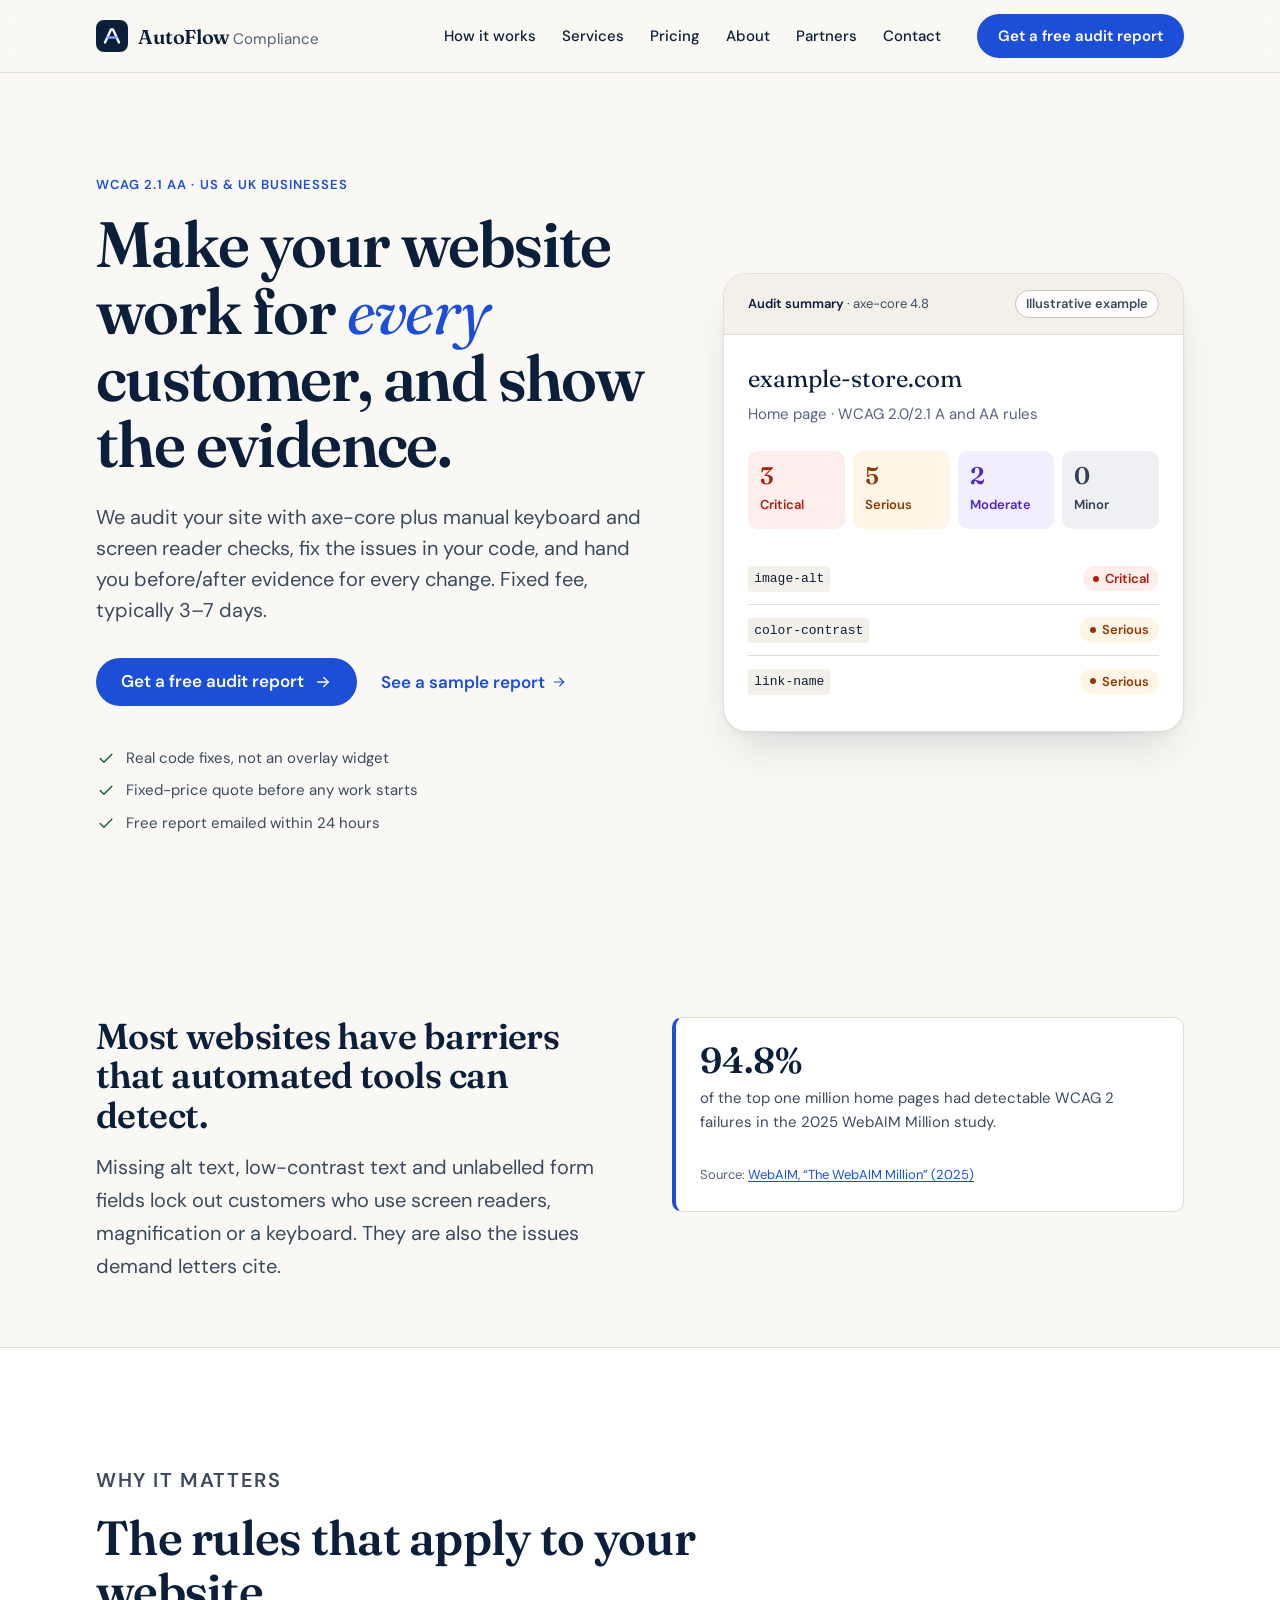
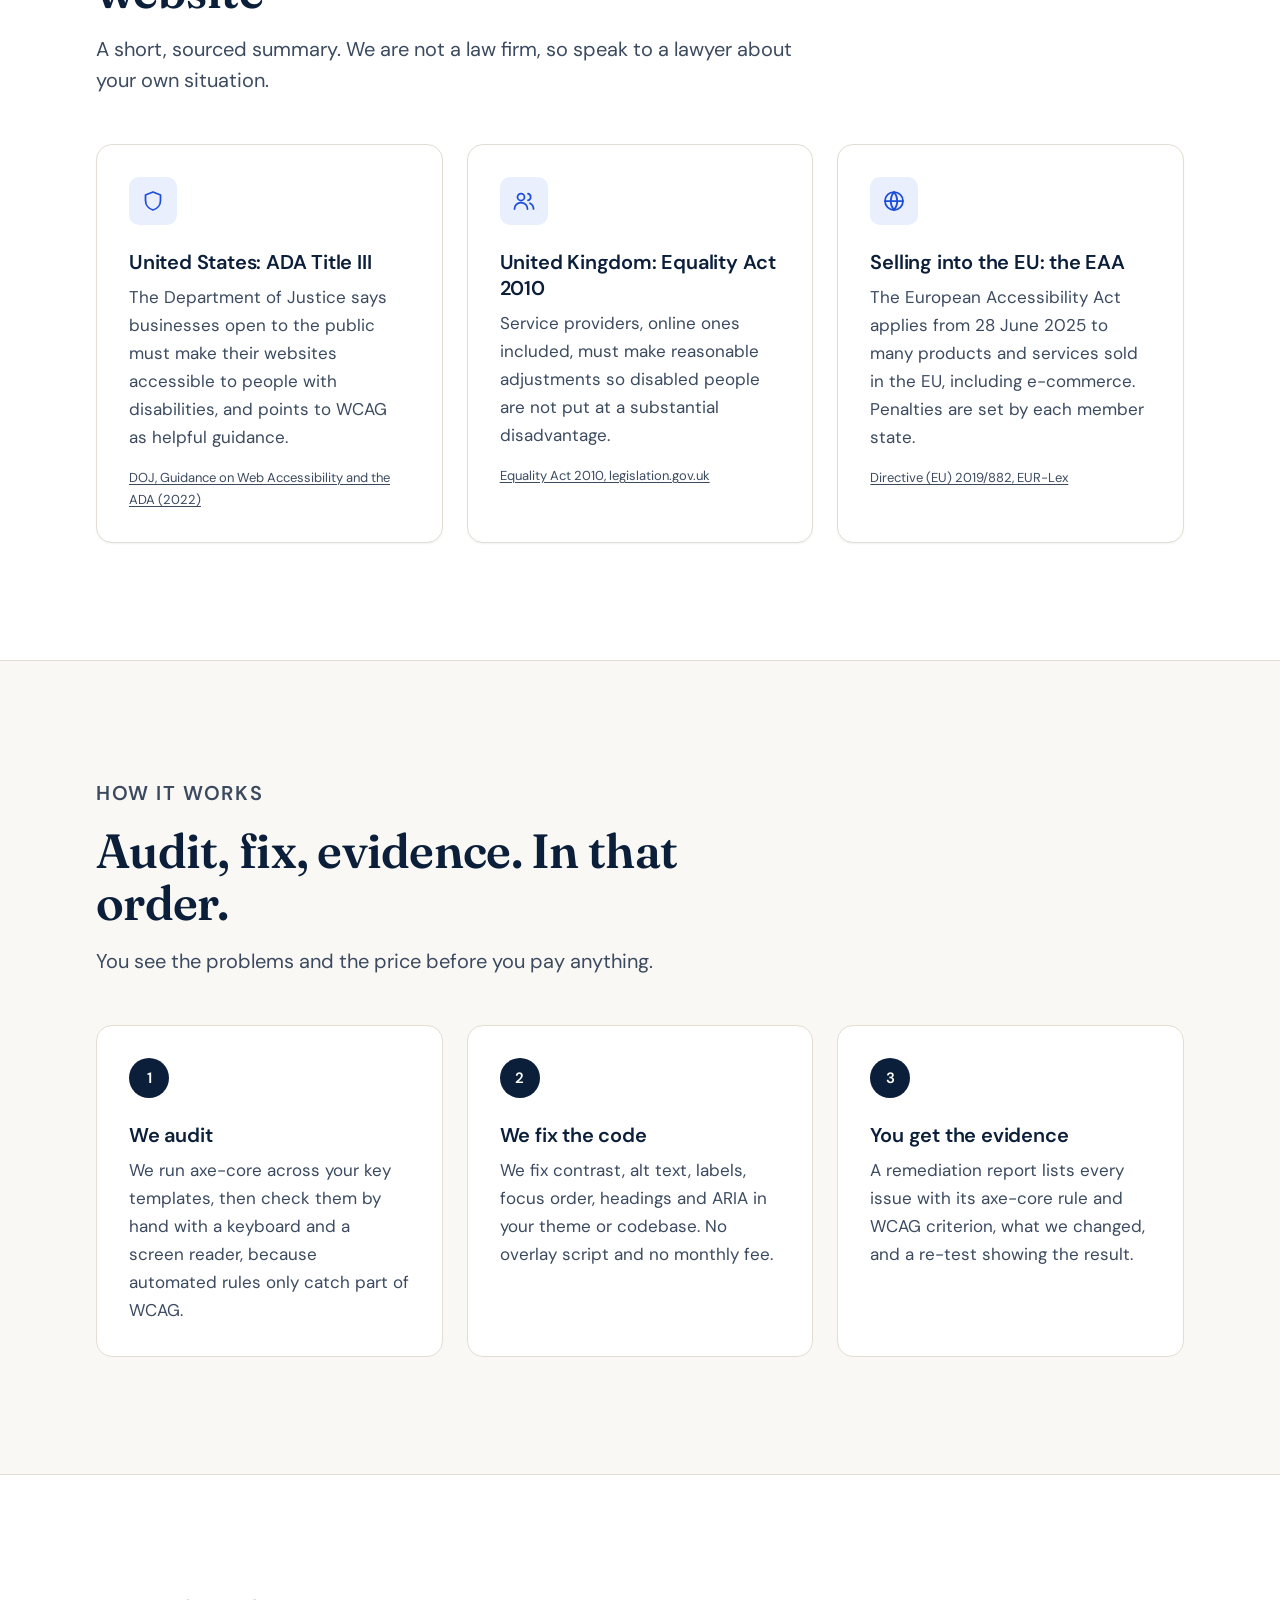
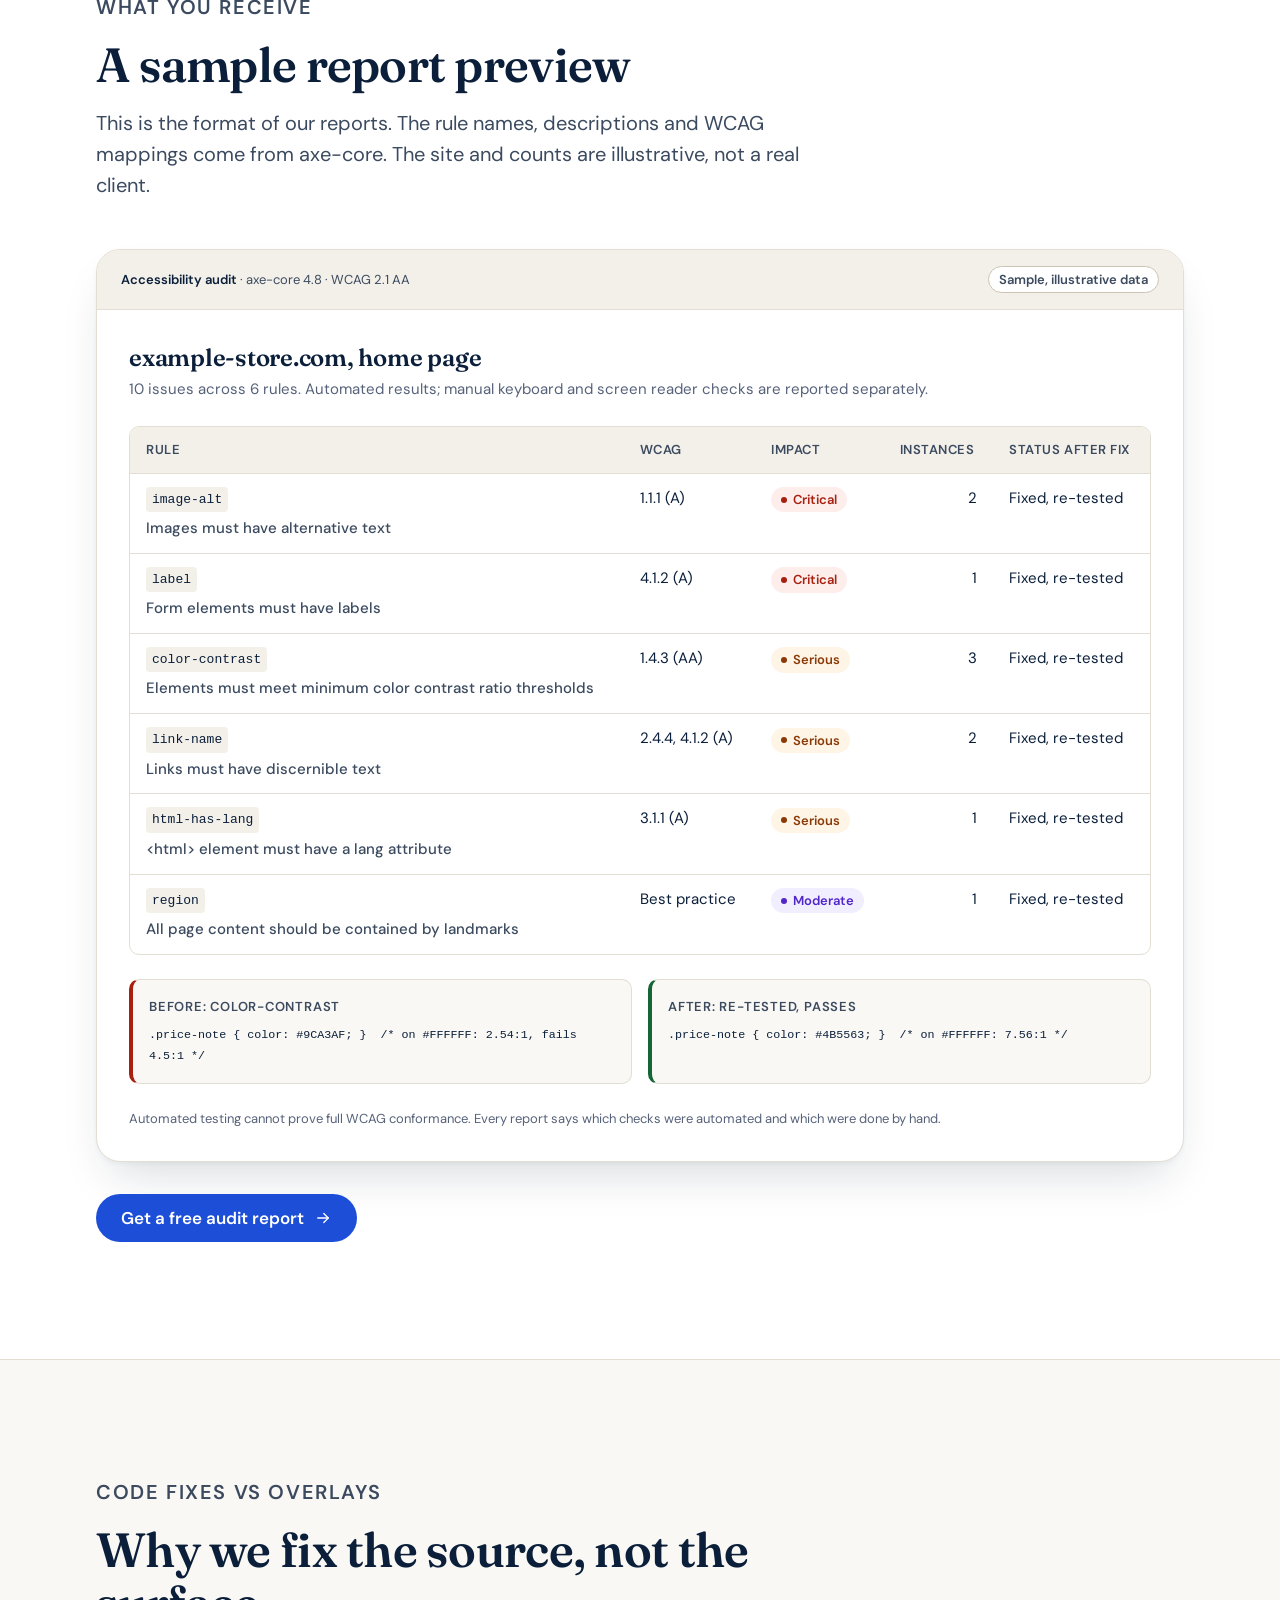
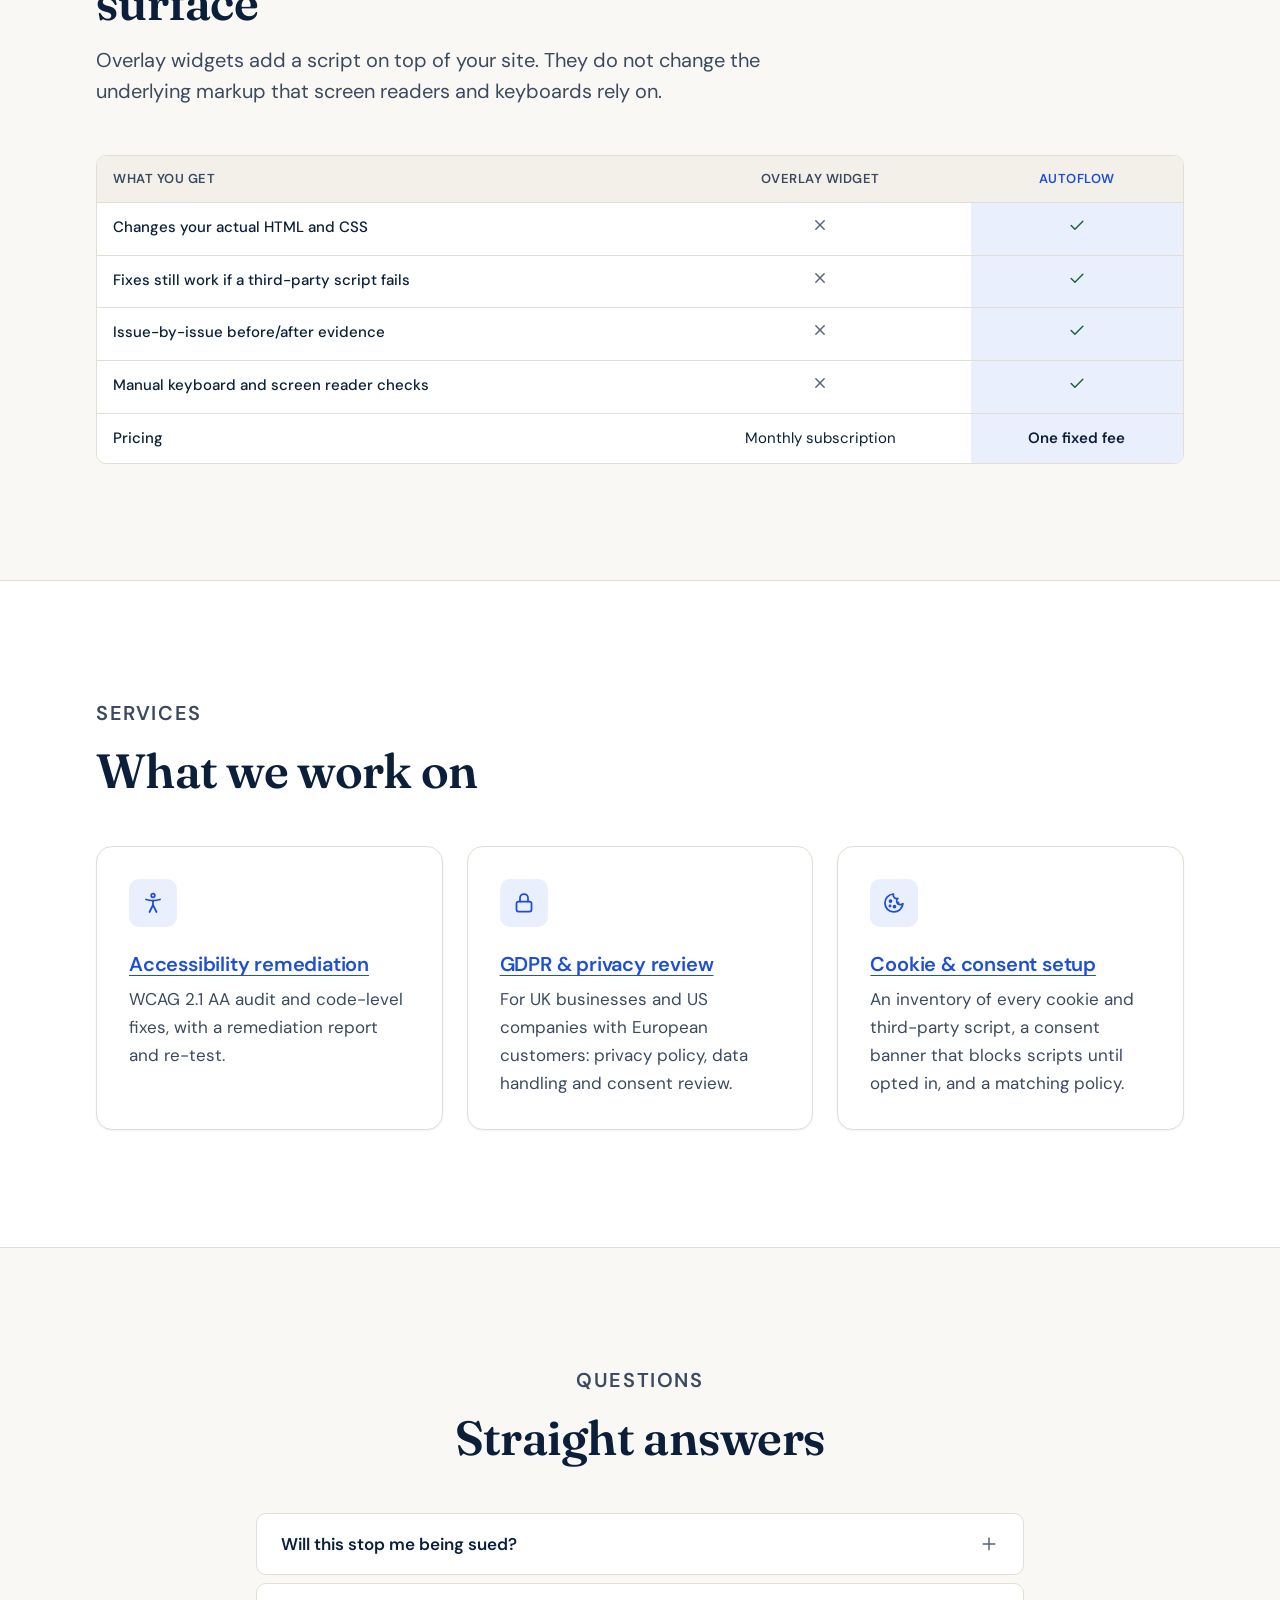
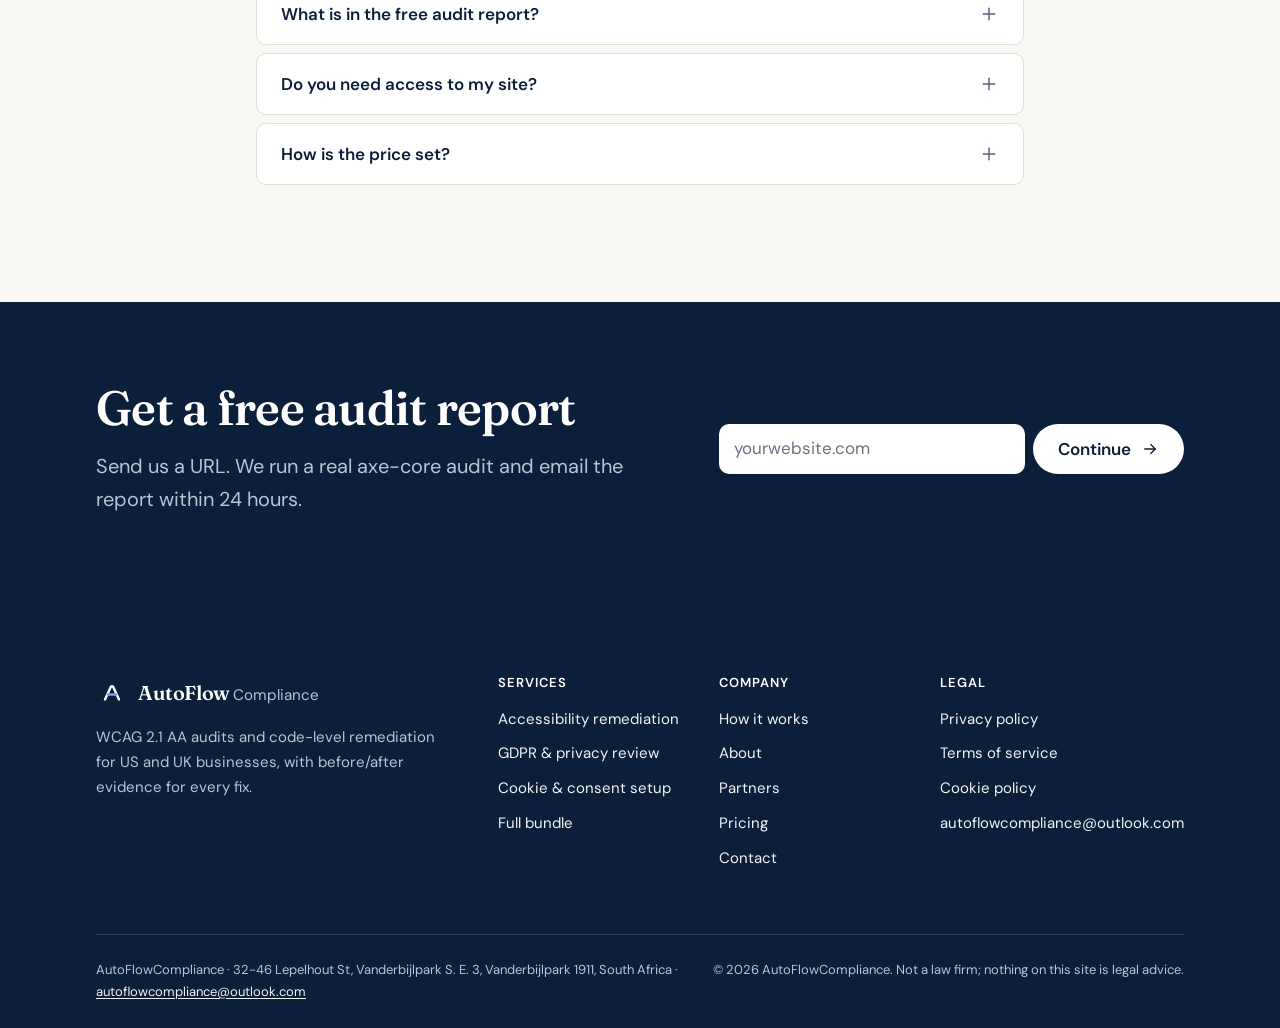
<file: index.html>
<!DOCTYPE html>
<html lang="en">
<head>
<meta charset="UTF-8">
<meta name="viewport" content="width=device-width, initial-scale=1">
<title>AutoFlow Compliance | WCAG 2.1 AA audits and remediation</title>
<meta name="description" content="WCAG 2.1 AA accessibility audits and code-level remediation for US and UK businesses, with before/after evidence for every fix. Get a free axe-core audit report.">
<link rel="canonical" href="https://autoflowcompliance.github.io/autoflow/">
<meta property="og:type" content="website">
<meta property="og:site_name" content="AutoFlow Compliance">
<meta property="og:title" content="AutoFlow Compliance | WCAG 2.1 AA audits and remediation">
<meta property="og:description" content="WCAG 2.1 AA accessibility audits and code-level remediation for US and UK businesses, with before/after evidence for every fix. Get a free axe-core audit report.">
<meta property="og:url" content="https://autoflowcompliance.github.io/autoflow/">
<meta name="twitter:card" content="summary">
<meta name="theme-color" content="#FAF8F4">
<link rel="icon" href="data:image/svg+xml,%3Csvg xmlns='http://www.w3.org/2000/svg' viewBox='0 0 32 32'%3E%3Crect width='32' height='32' rx='8' fill='%230B1F3A'/%3E%3Cpath d='M9 22.5 15 9.5h2l6 13' fill='none' stroke='white' stroke-width='2.4' stroke-linecap='round' stroke-linejoin='round'/%3E%3Cpath d='M11.8 17.5h8.4' stroke='%237FA2FF' stroke-width='2.4' stroke-linecap='round'/%3E%3C/svg%3E">
<link rel="preconnect" href="https://fonts.googleapis.com">
<link rel="preconnect" href="https://fonts.gstatic.com" crossorigin>
<link href="https://fonts.googleapis.com/css2?family=Fraunces:ital,opsz,wght@0,9..144,400;0,9..144,600;1,9..144,400&family=DM+Sans:opsz,wght@9..40,400;9..40,500;9..40,600&display=swap" rel="stylesheet">
<link rel="stylesheet" href="styles.css">
<script>document.documentElement.className+=' js';</script>
</head>
<body>
<a class="skip-link" href="#main">Skip to main content</a>
<header class="site-header">
  <div class="container nav-bar">
    <a class="brand" href="index.html" aria-label="AutoFlow Compliance, home"><svg class="brand-mark" viewBox="0 0 32 32" aria-hidden="true" focusable="false"><rect width="32" height="32" rx="8" fill="#0B1F3A"/><path d="M9 22.5 15 9.5h2l6 13" fill="none" stroke="#fff" stroke-width="2.4" stroke-linecap="round" stroke-linejoin="round"/><path d="M11.8 17.5h8.4" stroke="#7FA2FF" stroke-width="2.4" stroke-linecap="round"/></svg><span>AutoFlow <span class="brand-sub">Compliance</span></span></a>
    <button class="menu-toggle" type="button" aria-expanded="false" aria-controls="site-menu">
      <svg class="icon-open" viewBox="0 0 24 24" fill="none" stroke="currentColor" stroke-width="1.75" stroke-linecap="round" stroke-linejoin="round" aria-hidden="true" focusable="false"><path d="M4 7h16"/><path d="M4 12h16"/><path d="M4 17h16"/></svg><svg class="icon-close" viewBox="0 0 24 24" fill="none" stroke="currentColor" stroke-width="1.75" stroke-linecap="round" stroke-linejoin="round" aria-hidden="true" focusable="false"><path d="M7 7l10 10"/><path d="M17 7 7 17"/></svg><span>Menu</span>
    </button>
    <nav class="nav-menu" id="site-menu" aria-label="Main">
      <ul class="nav-list">
        <li><a href="index.html#how-it-works">How it works</a></li>
        <li><a href="services.html">Services</a></li>
        <li><a href="pricing.html">Pricing</a></li>
        <li><a href="about.html">About</a></li>
        <li><a href="partners.html">Partners</a></li>
        <li><a href="contact.html">Contact</a></li>
      </ul>
      <a class="btn btn--primary btn--sm nav-cta" href="scan.html">Get a free audit report</a>
    </nav>
  </div>
</header>
<main id="main" tabindex="-1">
<section class="hero" aria-labelledby="hero-title">
  <div class="container hero-grid">
    <div>
      <p class="eyebrow">WCAG 2.1 AA · US &amp; UK businesses</p>
      <h1 id="hero-title">Make your website work for <em>every</em> customer, and show the evidence.</h1>
      <p class="hero-lead">We audit your site with axe-core plus manual keyboard and screen reader checks, fix the issues in your code, and hand you before/after evidence for every change. Fixed fee, typically 3–7 days.</p>
      <div class="hero-actions">
        <a class="btn btn--primary" href="scan.html">Get a free audit report <svg viewBox="0 0 24 24" fill="none" stroke="currentColor" stroke-width="1.75" stroke-linecap="round" stroke-linejoin="round" aria-hidden="true" focusable="false"><path d="M5 12h14"/><path d="m13 6 6 6-6 6"/></svg></a>
        <a class="text-link" href="#sample-report">See a sample report <svg viewBox="0 0 24 24" fill="none" stroke="currentColor" stroke-width="1.75" stroke-linecap="round" stroke-linejoin="round" aria-hidden="true" focusable="false"><path d="M5 12h14"/><path d="m13 6 6 6-6 6"/></svg></a>
      </div>
      <ul class="hero-points">
        <li><svg viewBox="0 0 24 24" fill="none" stroke="currentColor" stroke-width="1.75" stroke-linecap="round" stroke-linejoin="round" aria-hidden="true" focusable="false"><path d="m5 12.5 4.5 4.5L19 7.5"/></svg><span>Real code fixes, not an overlay widget</span></li>
        <li><svg viewBox="0 0 24 24" fill="none" stroke="currentColor" stroke-width="1.75" stroke-linecap="round" stroke-linejoin="round" aria-hidden="true" focusable="false"><path d="m5 12.5 4.5 4.5L19 7.5"/></svg><span>Fixed-price quote before any work starts</span></li>
        <li><svg viewBox="0 0 24 24" fill="none" stroke="currentColor" stroke-width="1.75" stroke-linecap="round" stroke-linejoin="round" aria-hidden="true" focusable="false"><path d="m5 12.5 4.5 4.5L19 7.5"/></svg><span>Free report emailed within 24 hours</span></li>
      </ul>
    </div>

    <figure class="report hero-report" aria-labelledby="mini-title">
      <div class="report__bar"><span><strong>Audit summary</strong> · axe-core 4.8</span><span class="report__tag">Illustrative example</span></div>
      <div class="mini-report">
        <p class="report__title" id="mini-title">example-store.com</p>
        <p class="report__sub">Home page · WCAG 2.0/2.1 A and AA rules</p>
        <ul class="impact-summary" aria-label="Issues by impact">
          <li class="is-critical"><span class="n">3</span><span class="l">Critical</span></li>
          <li class="is-serious"><span class="n">5</span><span class="l">Serious</span></li>
          <li class="is-moderate"><span class="n">2</span><span class="l">Moderate</span></li>
          <li class="is-minor"><span class="n">0</span><span class="l">Minor</span></li>
        </ul>
        <div class="row"><span><span class="rule-id">image-alt</span></span><span class="impact impact--critical">Critical</span></div>
        <div class="row"><span><span class="rule-id">color-contrast</span></span><span class="impact impact--serious">Serious</span></div>
        <div class="row"><span><span class="rule-id">link-name</span></span><span class="impact impact--serious">Serious</span></div>
      </div>
    </figure>
  </div>
</section>

<section class="section--tight" aria-labelledby="context-title">
  <div class="container">
    <div class="split split--even">
      <div>
        <h2 id="context-title" class="h-xl">Most websites have barriers that automated tools can detect.</h2>
        <p class="lead">Missing alt text, low-contrast text and unlabelled form fields lock out customers who use screen readers, magnification or a keyboard. They are also the issues demand letters cite.</p>
      </div>
      <figure class="cite-stat" style="margin:0">
        <span class="cite-stat__num">94.8%</span>
        <p>of the top one million home pages had detectable WCAG 2 failures in the 2025 WebAIM Million study.</p>
        <figcaption><cite>Source: <a href="https://webaim.org/projects/million/">WebAIM, “The WebAIM Million” (2025)</a></cite></figcaption>
      </figure>
    </div>
  </div>
</section>

<section class="section section--surface" aria-labelledby="law-title">
  <div class="container">
    <div class="section-head">
      <p class="eyebrow">Why it matters</p>
      <h2 id="law-title">The rules that apply to your website</h2>
      <p>A short, sourced summary. We are not a law firm, so speak to a lawyer about your own situation.</p>
    </div>
    <div class="grid grid--3">
      <article class="card">
        <div class="icon-tile"><svg viewBox="0 0 24 24" fill="none" stroke="currentColor" stroke-width="1.75" stroke-linecap="round" stroke-linejoin="round" aria-hidden="true" focusable="false"><path d="M12 3 4.5 6v5.5c0 4.6 3.2 8.4 7.5 9.5 4.3-1.1 7.5-4.9 7.5-9.5V6z"/></svg></div>
        <h3>United States: ADA Title III</h3>
        <p>The Department of Justice says businesses open to the public must make their websites accessible to people with disabilities, and points to WCAG as helpful guidance.</p>
        <p class="card-meta"><a href="https://www.ada.gov/resources/web-guidance/">DOJ, Guidance on Web Accessibility and the ADA (2022)</a></p>
      </article>
      <article class="card">
        <div class="icon-tile"><svg viewBox="0 0 24 24" fill="none" stroke="currentColor" stroke-width="1.75" stroke-linecap="round" stroke-linejoin="round" aria-hidden="true" focusable="false"><circle cx="9" cy="8" r="3.5"/><path d="M2.5 20a6.5 6.5 0 0 1 13 0"/><path d="M16 4.6a3.5 3.5 0 0 1 0 6.8"/><path d="M18 14.2a6.5 6.5 0 0 1 3.5 5.8"/></svg></div>
        <h3>United Kingdom: Equality Act 2010</h3>
        <p>Service providers, online ones included, must make reasonable adjustments so disabled people are not put at a substantial disadvantage.</p>
        <p class="card-meta"><a href="https://www.legislation.gov.uk/ukpga/2010/15/contents">Equality Act 2010, legislation.gov.uk</a></p>
      </article>
      <article class="card">
        <div class="icon-tile"><svg viewBox="0 0 24 24" fill="none" stroke="currentColor" stroke-width="1.75" stroke-linecap="round" stroke-linejoin="round" aria-hidden="true" focusable="false"><circle cx="12" cy="12" r="9"/><path d="M3 12h18"/><path d="M12 3a14 14 0 0 1 0 18a14 14 0 0 1 0-18"/></svg></div>
        <h3>Selling into the EU: the EAA</h3>
        <p>The European Accessibility Act applies from 28 June 2025 to many products and services sold in the EU, including e-commerce. Penalties are set by each member state.</p>
        <p class="card-meta"><a href="https://eur-lex.europa.eu/eli/dir/2019/882/oj">Directive (EU) 2019/882, EUR-Lex</a></p>
      </article>
    </div>
  </div>
</section>

<section class="section" id="how-it-works" aria-labelledby="how-title">
  <div class="container">
    <div class="section-head">
      <p class="eyebrow">How it works</p>
      <h2 id="how-title">Audit, fix, evidence. In that order.</h2>
      <p>You see the problems and the price before you pay anything.</p>
    </div>
    <ol class="steps">
      <li class="step">
        <span class="step__num" aria-hidden="true">1</span>
        <h3>We audit</h3>
        <p>We run axe-core across your key templates, then check them by hand with a keyboard and a screen reader, because automated rules only catch part of WCAG.</p>
      </li>
      <li class="step">
        <span class="step__num" aria-hidden="true">2</span>
        <h3>We fix the code</h3>
        <p>We fix contrast, alt text, labels, focus order, headings and ARIA in your theme or codebase. No overlay script and no monthly fee.</p>
      </li>
      <li class="step">
        <span class="step__num" aria-hidden="true">3</span>
        <h3>You get the evidence</h3>
        <p>A remediation report lists every issue with its axe-core rule and WCAG criterion, what we changed, and a re-test showing the result.</p>
      </li>
    </ol>
  </div>
</section>

<section class="section section--surface" id="sample-report" aria-labelledby="sample-title">
  <div class="container">
    <div class="section-head">
      <p class="eyebrow">What you receive</p>
      <h2 id="sample-title">A sample report preview</h2>
      <p>This is the format of our reports. The rule names, descriptions and WCAG mappings come from axe-core. The site and counts are illustrative, not a real client.</p>
    </div>

    <article class="report" aria-labelledby="report-title">
      <div class="report__bar">
        <span><strong>Accessibility audit</strong> · axe-core 4.8 · WCAG 2.1 AA</span>
        <span class="report__tag">Sample, illustrative data</span>
      </div>
      <div class="report__body">
        <h3 class="report__title" id="report-title">example-store.com, home page</h3>
        <p class="report__sub">10 issues across 6 rules. Automated results; manual keyboard and screen reader checks are reported separately.</p>

        <div class="table-wrap" role="region" aria-labelledby="report-caption" tabindex="0">
          <table class="report-table">
            <caption id="report-caption" class="sr-only">Sample audit findings by axe-core rule</caption>
            <thead>
              <tr><th scope="col">Rule</th><th scope="col">WCAG</th><th scope="col">Impact</th><th scope="col" class="num">Instances</th><th scope="col">Status after fix</th></tr>
            </thead>
            <tbody>
              <tr>
                <th scope="row"><span class="rule-id">image-alt</span><span class="rule-help">Images must have alternative text</span></th>
                <td>1.1.1 (A)</td><td><span class="impact impact--critical">Critical</span></td><td class="num">2</td><td>Fixed, re-tested</td>
              </tr>
              <tr>
                <th scope="row"><span class="rule-id">label</span><span class="rule-help">Form elements must have labels</span></th>
                <td>4.1.2 (A)</td><td><span class="impact impact--critical">Critical</span></td><td class="num">1</td><td>Fixed, re-tested</td>
              </tr>
              <tr>
                <th scope="row"><span class="rule-id">color-contrast</span><span class="rule-help">Elements must meet minimum color contrast ratio thresholds</span></th>
                <td>1.4.3 (AA)</td><td><span class="impact impact--serious">Serious</span></td><td class="num">3</td><td>Fixed, re-tested</td>
              </tr>
              <tr>
                <th scope="row"><span class="rule-id">link-name</span><span class="rule-help">Links must have discernible text</span></th>
                <td>2.4.4, 4.1.2 (A)</td><td><span class="impact impact--serious">Serious</span></td><td class="num">2</td><td>Fixed, re-tested</td>
              </tr>
              <tr>
                <th scope="row"><span class="rule-id">html-has-lang</span><span class="rule-help">&lt;html&gt; element must have a lang attribute</span></th>
                <td>3.1.1 (A)</td><td><span class="impact impact--serious">Serious</span></td><td class="num">1</td><td>Fixed, re-tested</td>
              </tr>
              <tr>
                <th scope="row"><span class="rule-id">region</span><span class="rule-help">All page content should be contained by landmarks</span></th>
                <td>Best practice</td><td><span class="impact impact--moderate">Moderate</span></td><td class="num">1</td><td>Fixed, re-tested</td>
              </tr>
            </tbody>
          </table>
        </div>

        <div class="evidence">
          <figure class="before">
            <figcaption>Before: color-contrast</figcaption>
            <pre><code>.price-note { color: #9CA3AF; }  /* on #FFFFFF: 2.54:1, fails 4.5:1 */</code></pre>
          </figure>
          <figure class="after">
            <figcaption>After: re-tested, passes</figcaption>
            <pre><code>.price-note { color: #4B5563; }  /* on #FFFFFF: 7.56:1 */</code></pre>
          </figure>
        </div>
        <p class="report__note">Automated testing cannot prove full WCAG conformance. Every report says which checks were automated and which were done by hand.</p>
      </div>
    </article>

    <p class="mt-4"><a class="btn btn--primary" href="scan.html">Get a free audit report <svg viewBox="0 0 24 24" fill="none" stroke="currentColor" stroke-width="1.75" stroke-linecap="round" stroke-linejoin="round" aria-hidden="true" focusable="false"><path d="M5 12h14"/><path d="m13 6 6 6-6 6"/></svg></a></p>
  </div>
</section>

<section class="section" aria-labelledby="compare-title">
  <div class="container">
    <div class="section-head">
      <p class="eyebrow">Code fixes vs overlays</p>
      <h2 id="compare-title">Why we fix the source, not the surface</h2>
      <p>Overlay widgets add a script on top of your site. They do not change the underlying markup that screen readers and keyboards rely on.</p>
    </div>
    <div class="table-wrap" role="region" aria-labelledby="compare-caption" tabindex="0">
      <table class="compare">
        <caption id="compare-caption" class="sr-only">AutoFlow code remediation compared with an overlay widget</caption>
        <thead>
          <tr><th scope="col">What you get</th><th scope="col">Overlay widget</th><th scope="col" class="is-us">AutoFlow</th></tr>
        </thead>
        <tbody>
          <tr><th scope="row">Changes your actual HTML and CSS</th>
            <td><span class="mark mark--no"><svg viewBox="0 0 24 24" fill="none" stroke="currentColor" stroke-width="1.75" stroke-linecap="round" stroke-linejoin="round" aria-hidden="true" focusable="false"><path d="M7 7l10 10"/><path d="M17 7 7 17"/></svg><span class="sr-only">No</span></span></td>
            <td class="is-us"><span class="mark mark--yes"><svg viewBox="0 0 24 24" fill="none" stroke="currentColor" stroke-width="1.75" stroke-linecap="round" stroke-linejoin="round" aria-hidden="true" focusable="false"><path d="m5 12.5 4.5 4.5L19 7.5"/></svg><span class="sr-only">Yes</span></span></td></tr>
          <tr><th scope="row">Fixes still work if a third-party script fails</th>
            <td><span class="mark mark--no"><svg viewBox="0 0 24 24" fill="none" stroke="currentColor" stroke-width="1.75" stroke-linecap="round" stroke-linejoin="round" aria-hidden="true" focusable="false"><path d="M7 7l10 10"/><path d="M17 7 7 17"/></svg><span class="sr-only">No</span></span></td>
            <td class="is-us"><span class="mark mark--yes"><svg viewBox="0 0 24 24" fill="none" stroke="currentColor" stroke-width="1.75" stroke-linecap="round" stroke-linejoin="round" aria-hidden="true" focusable="false"><path d="m5 12.5 4.5 4.5L19 7.5"/></svg><span class="sr-only">Yes</span></span></td></tr>
          <tr><th scope="row">Issue-by-issue before/after evidence</th>
            <td><span class="mark mark--no"><svg viewBox="0 0 24 24" fill="none" stroke="currentColor" stroke-width="1.75" stroke-linecap="round" stroke-linejoin="round" aria-hidden="true" focusable="false"><path d="M7 7l10 10"/><path d="M17 7 7 17"/></svg><span class="sr-only">No</span></span></td>
            <td class="is-us"><span class="mark mark--yes"><svg viewBox="0 0 24 24" fill="none" stroke="currentColor" stroke-width="1.75" stroke-linecap="round" stroke-linejoin="round" aria-hidden="true" focusable="false"><path d="m5 12.5 4.5 4.5L19 7.5"/></svg><span class="sr-only">Yes</span></span></td></tr>
          <tr><th scope="row">Manual keyboard and screen reader checks</th>
            <td><span class="mark mark--no"><svg viewBox="0 0 24 24" fill="none" stroke="currentColor" stroke-width="1.75" stroke-linecap="round" stroke-linejoin="round" aria-hidden="true" focusable="false"><path d="M7 7l10 10"/><path d="M17 7 7 17"/></svg><span class="sr-only">No</span></span></td>
            <td class="is-us"><span class="mark mark--yes"><svg viewBox="0 0 24 24" fill="none" stroke="currentColor" stroke-width="1.75" stroke-linecap="round" stroke-linejoin="round" aria-hidden="true" focusable="false"><path d="m5 12.5 4.5 4.5L19 7.5"/></svg><span class="sr-only">Yes</span></span></td></tr>
          <tr><th scope="row">Pricing</th><td>Monthly subscription</td><td class="is-us"><strong>One fixed fee</strong></td></tr>
        </tbody>
      </table>
    </div>
  </div>
</section>

<section class="section section--surface" aria-labelledby="services-title">
  <div class="container">
    <div class="section-head">
      <p class="eyebrow">Services</p>
      <h2 id="services-title">What we work on</h2>
    </div>
    <div class="grid grid--3">
      <article class="card card--link">
        <div class="icon-tile"><svg viewBox="0 0 24 24" fill="none" stroke="currentColor" stroke-width="1.75" stroke-linecap="round" stroke-linejoin="round" aria-hidden="true" focusable="false"><circle cx="12" cy="4.5" r="1.8"/><path d="M5 8.5c2.3.7 4.6 1 7 1s4.7-.3 7-1"/><path d="M12 9.5v4.5"/><path d="m8.5 21 3.5-7 3.5 7"/></svg></div>
        <h3><a href="services.html#accessibility">Accessibility remediation</a></h3>
        <p>WCAG 2.1 AA audit and code-level fixes, with a remediation report and re-test.</p>
      </article>
      <article class="card card--link">
        <div class="icon-tile"><svg viewBox="0 0 24 24" fill="none" stroke="currentColor" stroke-width="1.75" stroke-linecap="round" stroke-linejoin="round" aria-hidden="true" focusable="false"><rect x="4.5" y="10.5" width="15" height="10" rx="2"/><path d="M8 10.5V7a4 4 0 0 1 8 0v3.5"/></svg></div>
        <h3><a href="services.html#gdpr">GDPR &amp; privacy review</a></h3>
        <p>For UK businesses and US companies with European customers: privacy policy, data handling and consent review.</p>
      </article>
      <article class="card card--link">
        <div class="icon-tile"><svg viewBox="0 0 24 24" fill="none" stroke="currentColor" stroke-width="1.75" stroke-linecap="round" stroke-linejoin="round" aria-hidden="true" focusable="false"><path d="M20.9 12.6A9 9 0 1 1 11.4 3a3.5 3.5 0 0 0 4.4 4.4 3.5 3.5 0 0 0 5.1 5.2z"/><circle cx="8.5" cy="10" r="1"/><circle cx="12.5" cy="15.5" r="1"/><circle cx="8" cy="15" r=".6"/><circle cx="16" cy="12" r=".6"/></svg></div>
        <h3><a href="services.html#cookies">Cookie &amp; consent setup</a></h3>
        <p>An inventory of every cookie and third-party script, a consent banner that blocks scripts until opted in, and a matching policy.</p>
      </article>
    </div>
  </div>
</section>

<section class="section" aria-labelledby="faq-title">
  <div class="container">
    <div class="section-head section-head--center">
      <p class="eyebrow">Questions</p>
      <h2 id="faq-title">Straight answers</h2>
    </div>
    <div class="faq faq--center">
      <details>
        <summary>Will this stop me being sued? <svg viewBox="0 0 24 24" fill="none" stroke="currentColor" stroke-width="1.75" stroke-linecap="round" stroke-linejoin="round" aria-hidden="true" focusable="false"><path d="M12 5v14"/><path d="M5 12h14"/></svg></summary>
        <div class="faq-a"><p>No one can honestly promise that. What we do is remove the barriers we find, re-test, and document the work so you have a clear record of what was fixed and when. For legal questions, speak to a lawyer.</p></div>
      </details>
      <details>
        <summary>What is in the free audit report? <svg viewBox="0 0 24 24" fill="none" stroke="currentColor" stroke-width="1.75" stroke-linecap="round" stroke-linejoin="round" aria-hidden="true" focusable="false"><path d="M12 5v14"/><path d="M5 12h14"/></svg></summary>
        <div class="faq-a"><p>We run axe-core on the page you send us and email you the issues it finds, grouped by rule and impact, with the WCAG criterion for each. It is automated only, and we say so in the report.</p></div>
      </details>
      <details>
        <summary>Do you need access to my site? <svg viewBox="0 0 24 24" fill="none" stroke="currentColor" stroke-width="1.75" stroke-linecap="round" stroke-linejoin="round" aria-hidden="true" focusable="false"><path d="M12 5v14"/><path d="M5 12h14"/></svg></summary>
        <div class="faq-a"><p>Not for the free report. For remediation we work in your theme or repository, usually through a staff account or a pull request, so you review every change.</p></div>
      </details>
      <details>
        <summary>How is the price set? <svg viewBox="0 0 24 24" fill="none" stroke="currentColor" stroke-width="1.75" stroke-linecap="round" stroke-linejoin="round" aria-hidden="true" focusable="false"><path d="M12 5v14"/><path d="M5 12h14"/></svg></summary>
        <div class="faq-a"><p>After the audit we send a fixed-price quote based on what we found. You pay a 50% deposit to start and the rest on delivery. See <a href="pricing.html">pricing</a>.</p></div>
      </details>
    </div>
  </div>
</section>

<section class="cta-band section--navy on-dark" aria-labelledby="cta-title">
  <div class="container cta-band__inner">
    <div>
      <h2 id="cta-title">Get a free audit report</h2>
      <p>Send us a URL. We run a real axe-core audit and email the report within 24 hours.</p>
    </div>
    <form class="inline-form" action="scan.html" method="get">
      <label class="sr-only" for="cta-url">Your website address</label>
      <input id="cta-url" name="url" type="text" inputmode="url" autocomplete="url" placeholder="yourwebsite.com" required>
      <button class="btn btn--light" type="submit">Continue <svg viewBox="0 0 24 24" fill="none" stroke="currentColor" stroke-width="1.75" stroke-linecap="round" stroke-linejoin="round" aria-hidden="true" focusable="false"><path d="M5 12h14"/><path d="m13 6 6 6-6 6"/></svg></button>
    </form>
  </div>
</section>
</main>
<footer class="site-footer on-dark">
  <div class="container">
    <div class="footer-grid">
      <div class="footer-brand">
        <a class="brand" href="index.html" aria-label="AutoFlow Compliance, home"><svg class="brand-mark" viewBox="0 0 32 32" aria-hidden="true" focusable="false"><rect width="32" height="32" rx="8" fill="#0B1F3A"/><path d="M9 22.5 15 9.5h2l6 13" fill="none" stroke="#fff" stroke-width="2.4" stroke-linecap="round" stroke-linejoin="round"/><path d="M11.8 17.5h8.4" stroke="#7FA2FF" stroke-width="2.4" stroke-linecap="round"/></svg><span>AutoFlow <span class="brand-sub">Compliance</span></span></a>
        <p>WCAG 2.1 AA audits and code-level remediation for US and UK businesses, with before/after evidence for every fix.</p>
      </div>
      <nav class="footer-col" aria-labelledby="f-services">
        <h2 id="f-services">Services</h2>
        <ul>
          <li><a href="services.html#accessibility">Accessibility remediation</a></li>
          <li><a href="services.html#gdpr">GDPR &amp; privacy review</a></li>
          <li><a href="services.html#cookies">Cookie &amp; consent setup</a></li>
          <li><a href="services.html#bundle">Full bundle</a></li>
        </ul>
      </nav>
      <nav class="footer-col" aria-labelledby="f-company">
        <h2 id="f-company">Company</h2>
        <ul>
          <li><a href="index.html#how-it-works">How it works</a></li>
          <li><a href="about.html">About</a></li>
          <li><a href="partners.html">Partners</a></li>
          <li><a href="pricing.html">Pricing</a></li>
          <li><a href="contact.html">Contact</a></li>
        </ul>
      </nav>
      <nav class="footer-col" aria-labelledby="f-legal">
        <h2 id="f-legal">Legal</h2>
        <ul>
          <li><a href="privacy.html">Privacy policy</a></li>
          <li><a href="terms.html">Terms of service</a></li>
          <li><a href="cookies.html">Cookie policy</a></li>
          <li><a href="mailto:autoflowcompliance@outlook.com">autoflowcompliance@outlook.com</a></li>
        </ul>
      </nav>
    </div>
    <div class="footer-bottom">
      <address>AutoFlowCompliance · 32-46 Lepelhout St, Vanderbijlpark S. E. 3, Vanderbijlpark 1911, South Africa · <a href="mailto:autoflowcompliance@outlook.com">autoflowcompliance@outlook.com</a></address>
      <span>© 2026 AutoFlowCompliance. Not a law firm; nothing on this site is legal advice.</span>
    </div>
  </div>
</footer>
<script src="main.js"></script>
</body>
</html>
</file>
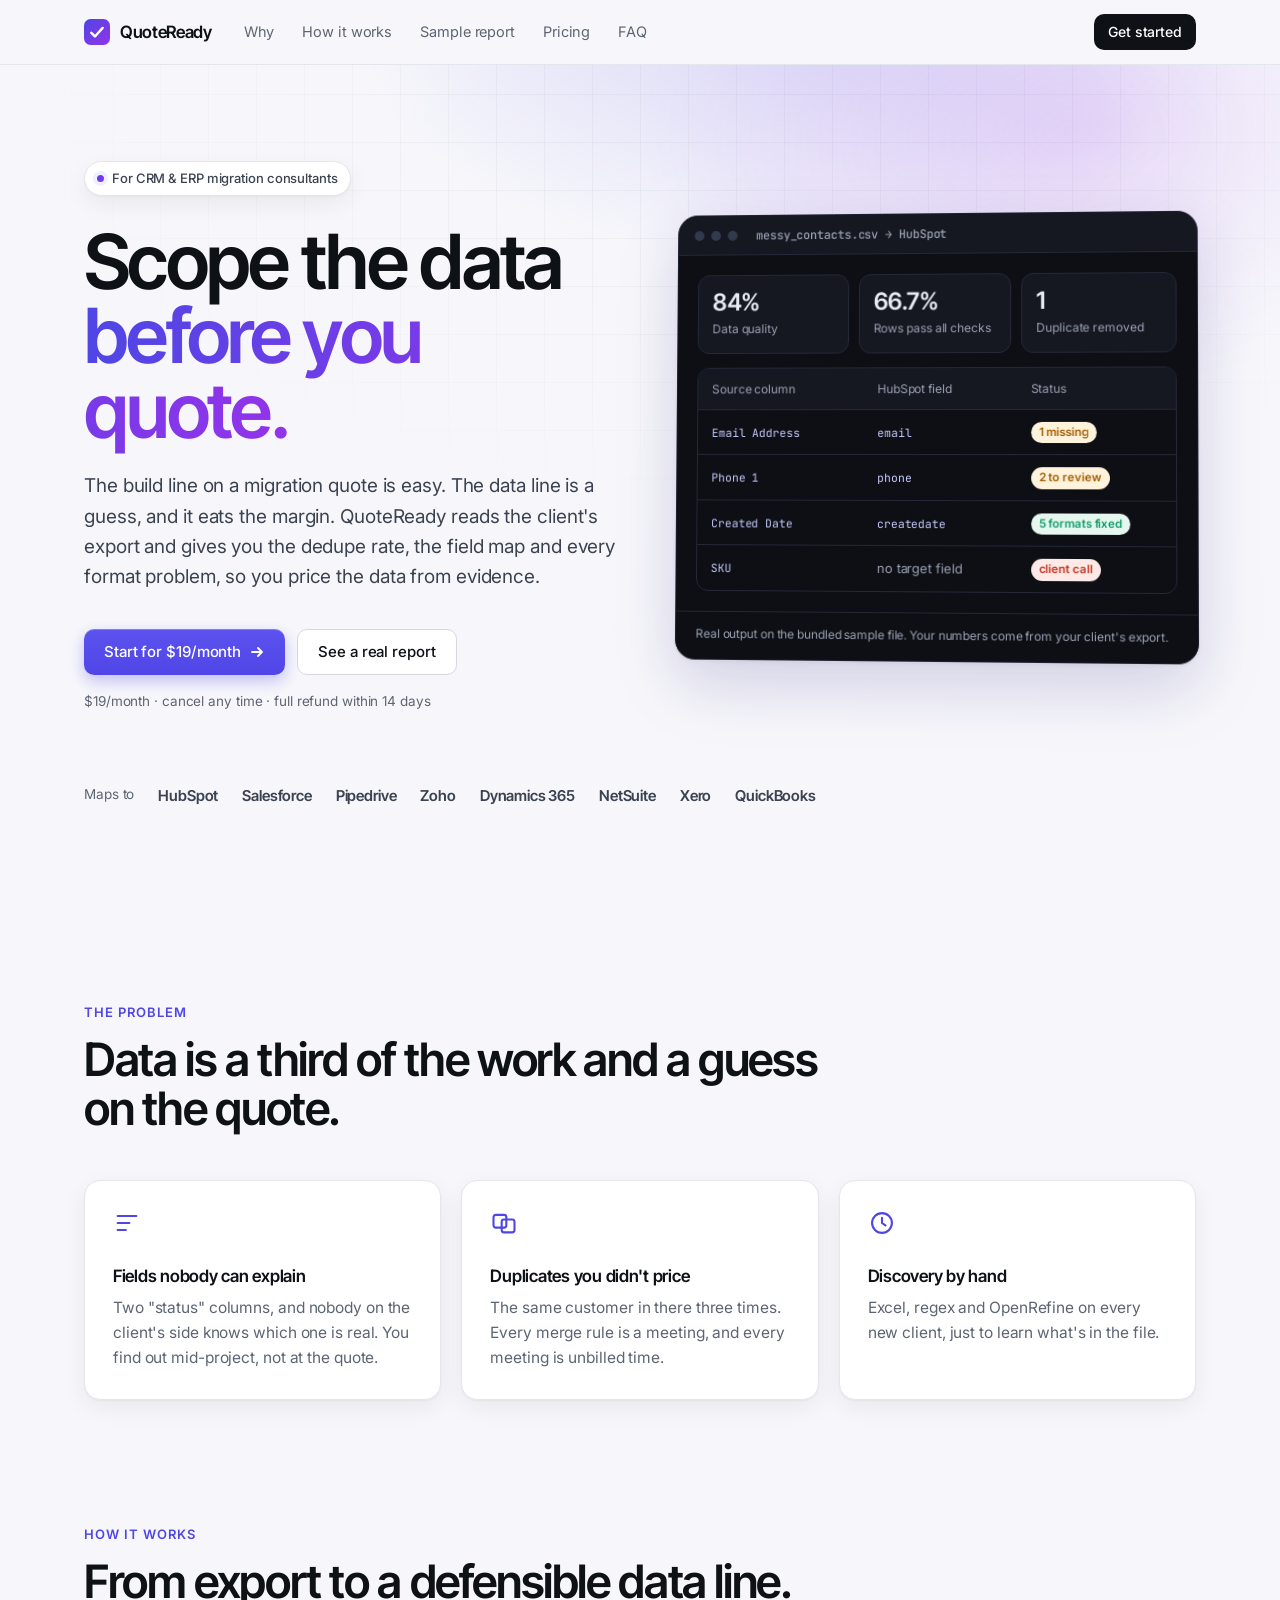
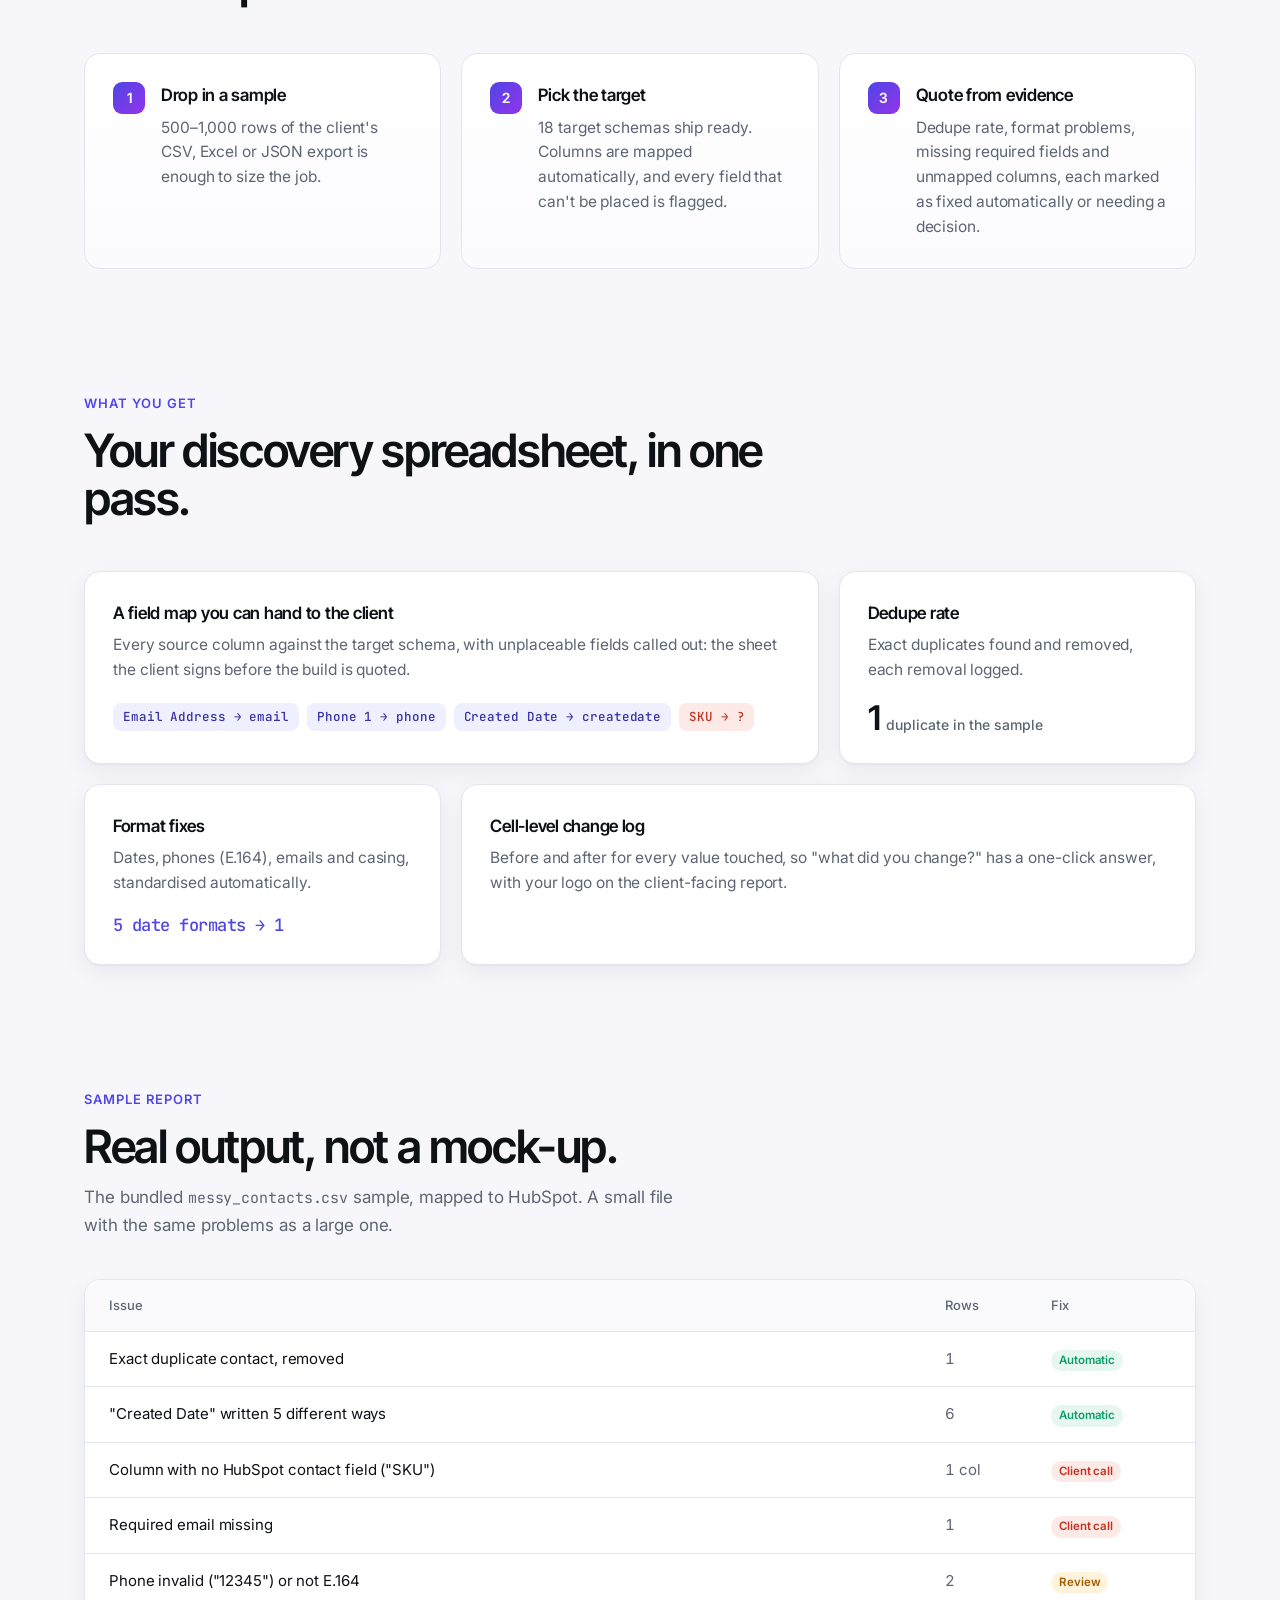
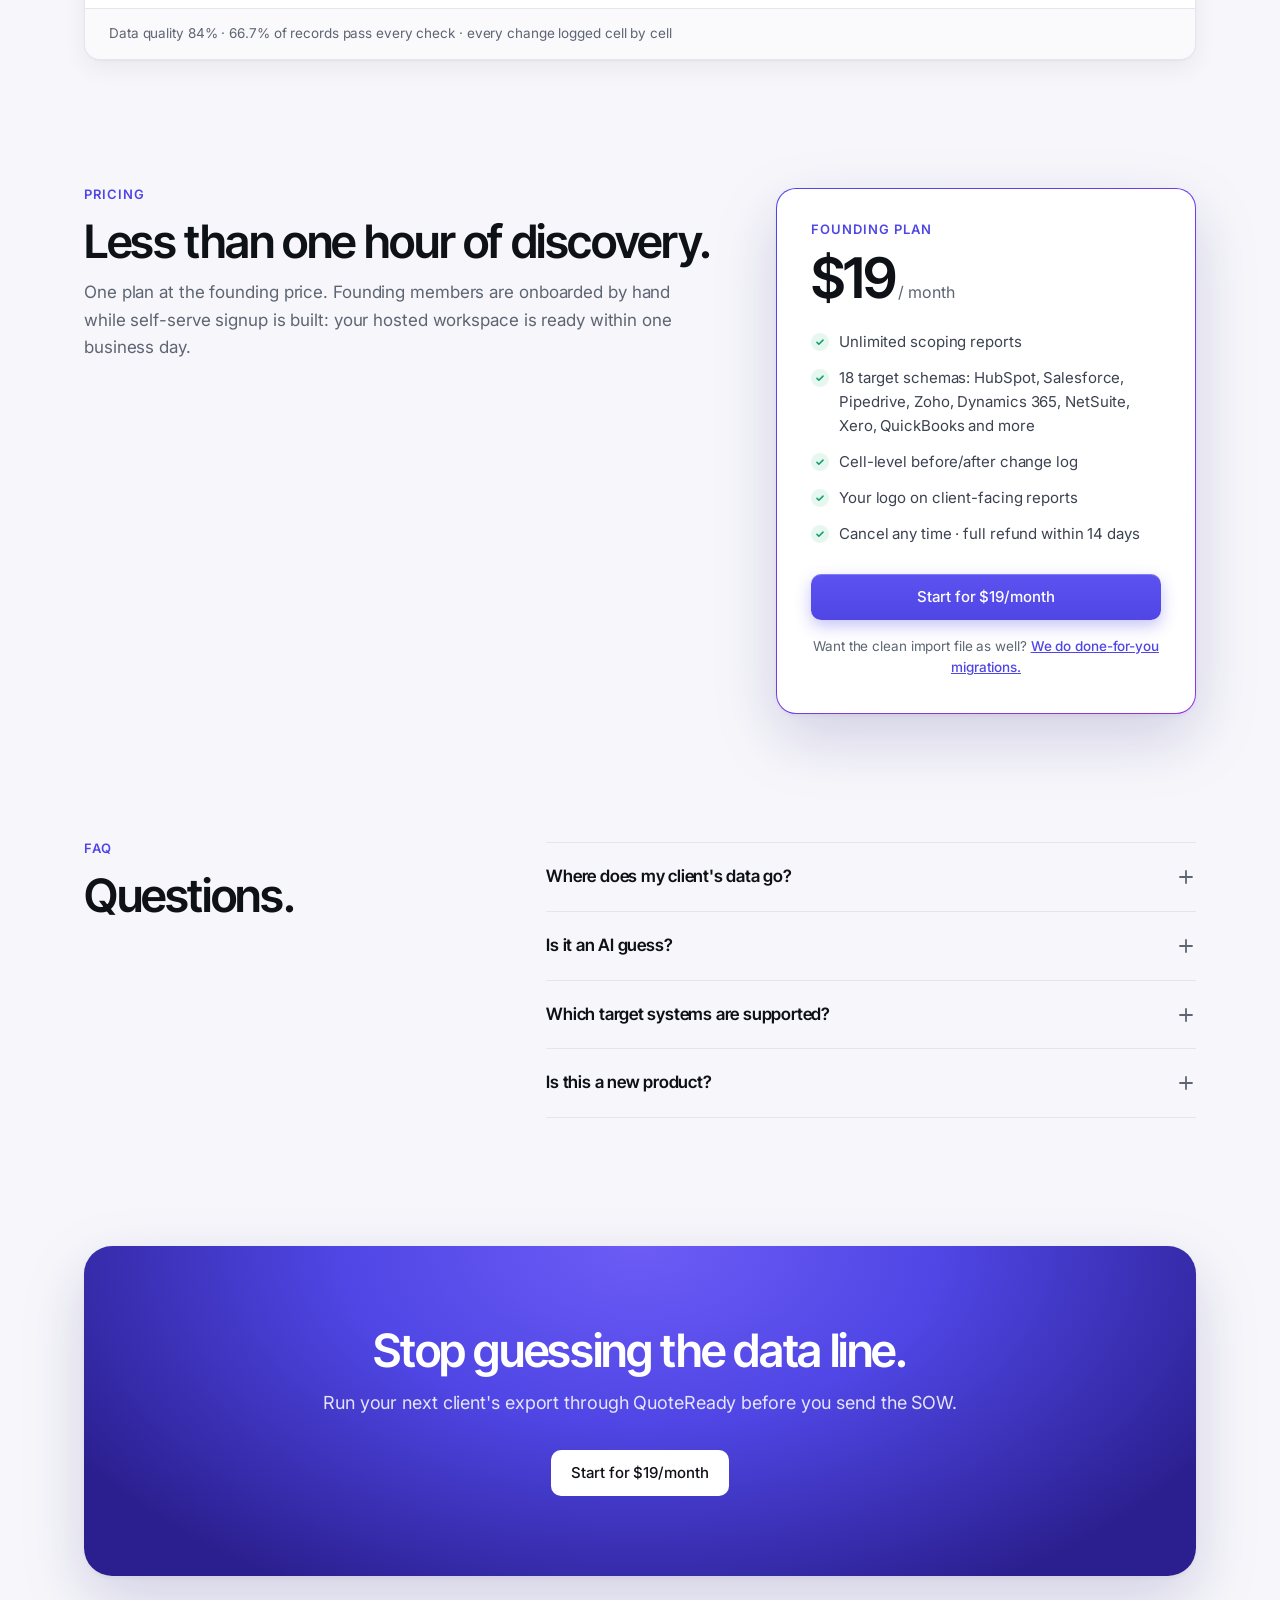
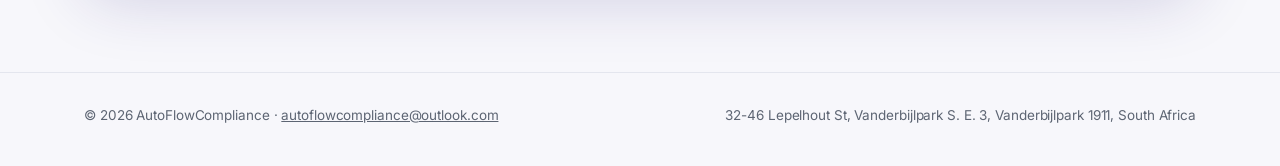
<file: quoteready/index.html>
<!doctype html>
<html lang="en">
<head>
<meta charset="utf-8">
<meta name="viewport" content="width=device-width, initial-scale=1">
<title>QuoteReady: scope the data before you quote the migration</title>
<meta name="description" content="Drop in a client's CRM export and get a scoping report: duplicates, format problems, missing required fields and columns the target system can't take. For consultants who quote CRM migrations.">
<meta property="og:title" content="QuoteReady: scope the data before you quote the migration">
<meta property="og:description" content="A data-readiness report for CRM migration quotes. Price the data line before you sign the SOW.">
<meta property="og:type" content="website">
<meta property="og:url" content="https://autoflowcompliance.github.io/autoflow/quoteready/">
<meta name="theme-color" content="#f7f7fb">
<link rel="canonical" href="https://autoflowcompliance.github.io/autoflow/quoteready/">
<link rel="icon" href="data:image/svg+xml,%3Csvg xmlns='http://www.w3.org/2000/svg' viewBox='0 0 32 32'%3E%3Cdefs%3E%3ClinearGradient id='g' x1='0' y1='0' x2='1' y2='1'%3E%3Cstop offset='0' stop-color='%234f46e5'/%3E%3Cstop offset='1' stop-color='%239333ea'/%3E%3C/linearGradient%3E%3C/defs%3E%3Crect width='32' height='32' rx='8' fill='url(%23g)'/%3E%3Cpath d='M9 17l4.5 4.5L23 11' stroke='white' stroke-width='3' fill='none' stroke-linecap='round' stroke-linejoin='round'/%3E%3C/svg%3E">
<link rel="preconnect" href="https://fonts.googleapis.com">
<link rel="preconnect" href="https://fonts.gstatic.com" crossorigin>
<link href="https://fonts.googleapis.com/css2?family=Inter:wght@400;500;600&family=Inter+Tight:wght@500;600;700&family=JetBrains+Mono:wght@500&display=swap" rel="stylesheet">
<link rel="stylesheet" href="styles.css">
</head>
<body>
<a class="skip" href="#main">Skip to content</a>

<header class="nav">
  <div class="wrap nav-inner">
    <a class="brand" href="#top" aria-label="QuoteReady home">
      <svg class="brand-mark" viewBox="0 0 32 32" aria-hidden="true"><defs><linearGradient id="bm" x1="0" y1="0" x2="1" y2="1"><stop offset="0" stop-color="#4f46e5"/><stop offset="1" stop-color="#9333ea"/></linearGradient></defs><rect width="32" height="32" rx="8" fill="url(#bm)"/><path d="M9 17l4.5 4.5L23 11" stroke="#fff" stroke-width="3" fill="none" stroke-linecap="round" stroke-linejoin="round"/></svg>
      QuoteReady
    </a>
    <nav class="nav-links" aria-label="Primary">
      <a href="#problem">Why</a>
      <a href="#how">How it works</a>
      <a href="#report">Sample report</a>
      <a href="#pricing">Pricing</a>
      <a href="#faq">FAQ</a>
    </nav>
    <a class="btn btn-dark btn-sm" href="https://www.paypal.com/webapps/billing/plans/subscribe?plan_id=P-8YK25969PD867551XNLWIKJQ">Get started</a>
  </div>
</header>

<main id="main">

  <section class="hero" id="top">
    <div class="hero-glow" aria-hidden="true"></div>
    <div class="wrap hero-grid">
      <div class="hero-copy">
        <p class="badge"><span class="badge-dot"></span>For CRM &amp; ERP migration consultants</p>
        <h1>Scope the data<br><span class="grad">before you quote.</span></h1>
        <p class="lede">The build line on a migration quote is easy. The data line is a guess, and it eats the margin. QuoteReady reads the client's export and gives you the dedupe rate, the field map and every format problem, so you price the data from evidence.</p>
        <div class="cta-row">
          <a class="btn btn-primary" href="https://www.paypal.com/webapps/billing/plans/subscribe?plan_id=P-8YK25969PD867551XNLWIKJQ">Start for $19/month
            <svg viewBox="0 0 16 16" aria-hidden="true"><path d="M3 8h10M9 4l4 4-4 4" stroke="currentColor" stroke-width="1.8" fill="none" stroke-linecap="round" stroke-linejoin="round"/></svg>
          </a>
          <a class="btn btn-ghost" href="#report">See a real report</a>
        </div>
        <p class="fine">$19/month · cancel any time · full refund within 14 days</p>
      </div>

      <figure class="window" aria-label="QuoteReady scoping report preview">
        <div class="window-bar" aria-hidden="true"><i></i><i></i><i></i><span>messy_contacts.csv → HubSpot</span></div>
        <div class="window-body">
          <div class="kpis">
            <div class="kpi"><span class="kpi-n">84%</span><span class="kpi-l">Data quality</span></div>
            <div class="kpi"><span class="kpi-n">66.7%</span><span class="kpi-l">Rows pass all checks</span></div>
            <div class="kpi"><span class="kpi-n">1</span><span class="kpi-l">Duplicate removed</span></div>
          </div>
          <div class="map" role="table" aria-label="Field map excerpt">
            <div class="map-row map-head" role="row"><span role="columnheader">Source column</span><span role="columnheader">HubSpot field</span><span role="columnheader">Status</span></div>
            <div class="map-row" role="row"><span role="cell"><code>Email Address</code></span><span role="cell"><code>email</code></span><span role="cell"><i class="tag tag-warn">1 missing</i></span></div>
            <div class="map-row" role="row"><span role="cell"><code>Phone 1</code></span><span role="cell"><code>phone</code></span><span role="cell"><i class="tag tag-warn">2 to review</i></span></div>
            <div class="map-row" role="row"><span role="cell"><code>Created Date</code></span><span role="cell"><code>createdate</code></span><span role="cell"><i class="tag tag-ok">5 formats fixed</i></span></div>
            <div class="map-row" role="row"><span role="cell"><code>SKU</code></span><span role="cell" class="muted">no target field</span><span role="cell"><i class="tag tag-bad">client call</i></span></div>
          </div>
        </div>
        <figcaption>Real output on the bundled sample file. Your numbers come from your client's export.</figcaption>
      </figure>
    </div>

    <div class="wrap reads">
      <span>Maps to</span>
      <ul>
        <li>HubSpot</li><li>Salesforce</li><li>Pipedrive</li><li>Zoho</li><li>Dynamics 365</li><li>NetSuite</li><li>Xero</li><li>QuickBooks</li>
      </ul>
    </div>
  </section>

  <section class="section" id="problem">
    <div class="wrap">
      <p class="kicker">The problem</p>
      <h2>Data is a third of the work and a guess on the quote.</h2>
      <div class="pain">
        <article>
          <svg viewBox="0 0 24 24" aria-hidden="true"><path d="M4 6h16M4 12h10M4 18h7" stroke="currentColor" stroke-width="1.8" fill="none" stroke-linecap="round"/></svg>
          <h3>Fields nobody can explain</h3>
          <p>Two "status" columns, and nobody on the client's side knows which one is real. You find out mid-project, not at the quote.</p>
        </article>
        <article>
          <svg viewBox="0 0 24 24" aria-hidden="true"><rect x="3" y="5" width="11" height="11" rx="2" stroke="currentColor" stroke-width="1.8" fill="none"/><rect x="10" y="9" width="11" height="11" rx="2" stroke="currentColor" stroke-width="1.8" fill="none"/></svg>
          <h3>Duplicates you didn't price</h3>
          <p>The same customer in there three times. Every merge rule is a meeting, and every meeting is unbilled time.</p>
        </article>
        <article>
          <svg viewBox="0 0 24 24" aria-hidden="true"><circle cx="12" cy="12" r="8.5" stroke="currentColor" stroke-width="1.8" fill="none"/><path d="M12 7.5V12l3 2" stroke="currentColor" stroke-width="1.8" fill="none" stroke-linecap="round"/></svg>
          <h3>Discovery by hand</h3>
          <p>Excel, regex and OpenRefine on every new client, just to learn what's in the file.</p>
        </article>
      </div>
    </div>
  </section>

  <section class="section" id="how">
    <div class="wrap">
      <p class="kicker">How it works</p>
      <h2>From export to a defensible data line.</h2>
      <ol class="steps">
        <li><span class="num">1</span><div><h3>Drop in a sample</h3><p>500–1,000 rows of the client's CSV, Excel or JSON export is enough to size the job.</p></div></li>
        <li><span class="num">2</span><div><h3>Pick the target</h3><p>18 target schemas ship ready. Columns are mapped automatically, and every field that can't be placed is flagged.</p></div></li>
        <li><span class="num">3</span><div><h3>Quote from evidence</h3><p>Dedupe rate, format problems, missing required fields and unmapped columns, each marked as fixed automatically or needing a decision.</p></div></li>
      </ol>
    </div>
  </section>

  <section class="section">
    <div class="wrap">
      <p class="kicker">What you get</p>
      <h2>Your discovery spreadsheet, in one pass.</h2>
      <div class="bento">
        <article class="tile tile-wide">
          <h3>A field map you can hand to the client</h3>
          <p>Every source column against the target schema, with unplaceable fields called out: the sheet the client signs before the build is quoted.</p>
          <div class="chips" aria-hidden="true"><span>Email Address → email</span><span>Phone 1 → phone</span><span>Created Date → createdate</span><span class="chip-bad">SKU → ?</span></div>
        </article>
        <article class="tile">
          <h3>Dedupe rate</h3>
          <p>Exact duplicates found and removed, each removal logged.</p>
          <p class="big">1 <small>duplicate in the sample</small></p>
        </article>
        <article class="tile">
          <h3>Format fixes</h3>
          <p>Dates, phones (E.164), emails and casing, standardised automatically.</p>
          <p class="big mono">5 date formats → 1</p>
        </article>
        <article class="tile tile-wide">
          <h3>Cell-level change log</h3>
          <p>Before and after for every value touched, so "what did you change?" has a one-click answer, with your logo on the client-facing report.</p>
        </article>
      </div>
    </div>
  </section>

  <section class="section" id="report">
    <div class="wrap">
      <p class="kicker">Sample report</p>
      <h2>Real output, not a mock-up.</h2>
      <p class="section-lede">The bundled <code>messy_contacts.csv</code> sample, mapped to HubSpot. A small file with the same problems as a large one.</p>
      <div class="report" role="table" aria-label="Sample scoping report">
        <div class="report-row report-head" role="row"><span role="columnheader">Issue</span><span role="columnheader">Rows</span><span role="columnheader">Fix</span></div>
        <div class="report-row" role="row"><span role="cell">Exact duplicate contact, removed</span><span role="cell">1</span><span role="cell"><i class="tag tag-ok">Automatic</i></span></div>
        <div class="report-row" role="row"><span role="cell">"Created Date" written 5 different ways</span><span role="cell">6</span><span role="cell"><i class="tag tag-ok">Automatic</i></span></div>
        <div class="report-row" role="row"><span role="cell">Column with no HubSpot contact field ("SKU")</span><span role="cell">1 col</span><span role="cell"><i class="tag tag-bad">Client call</i></span></div>
        <div class="report-row" role="row"><span role="cell">Required email missing</span><span role="cell">1</span><span role="cell"><i class="tag tag-bad">Client call</i></span></div>
        <div class="report-row" role="row"><span role="cell">Phone invalid ("12345") or not E.164</span><span role="cell">2</span><span role="cell"><i class="tag tag-warn">Review</i></span></div>
        <div class="report-foot">Data quality 84% · 66.7% of records pass every check · every change logged cell by cell</div>
      </div>
    </div>
  </section>

  <section class="section" id="pricing">
    <div class="wrap pricing">
      <div>
        <p class="kicker">Pricing</p>
        <h2>Less than one hour of discovery.</h2>
        <p class="section-lede">One plan at the founding price. Founding members are onboarded by hand while self-serve signup is built: your hosted workspace is ready within one business day.</p>
      </div>
      <div class="price-card">
        <p class="plan">Founding plan</p>
        <p class="price"><span>$19</span> / month</p>
        <ul class="ticks">
          <li>Unlimited scoping reports</li>
          <li>18 target schemas: HubSpot, Salesforce, Pipedrive, Zoho, Dynamics 365, NetSuite, Xero, QuickBooks and more</li>
          <li>Cell-level before/after change log</li>
          <li>Your logo on client-facing reports</li>
          <li>Cancel any time · full refund within 14 days</li>
        </ul>
        <a class="btn btn-primary btn-block" href="https://www.paypal.com/webapps/billing/plans/subscribe?plan_id=P-8YK25969PD867551XNLWIKJQ">Start for $19/month</a>
        <p class="fine center">Want the clean import file as well? <a href="mailto:autoflowcompliance@outlook.com?subject=QuoteReady%20done-for-you%20migration">We do done-for-you migrations.</a></p>
      </div>
    </div>
  </section>

  <section class="section" id="faq">
    <div class="wrap faq">
      <div>
        <p class="kicker">FAQ</p>
        <h2>Questions.</h2>
      </div>
      <div>
        <details><summary>Where does my client's data go?</summary><p>It's processed to build the report and isn't used for anything else, and you can delete a workspace's files at any time. If the data can't leave your network, a self-hosted licence is available.</p></details>
        <details><summary>Is it an AI guess?</summary><p>No. The checks are deterministic rules and schema mappings: the same file gives the same report every time, and every number traces back to the rows behind it.</p></details>
        <details><summary>Which target systems are supported?</summary><p>18 target schemas, including HubSpot, Salesforce, Pipedrive, Zoho CRM, Zoho Books, Dynamics 365, NetSuite, Xero, QuickBooks and monday.com. Any CSV, Excel or JSON export can be read.</p></details>
        <details><summary>Is this a new product?</summary><p>Yes. QuoteReady is new and runs on the DataFlow migration engine by AutoFlowCompliance. Founding members keep the founding price while they stay subscribed.</p></details>
      </div>
    </div>
  </section>

  <section class="final">
    <div class="wrap">
      <div class="final-inner">
        <h2>Stop guessing the data line.</h2>
        <p>Run your next client's export through QuoteReady before you send the SOW.</p>
        <a class="btn btn-light" href="https://www.paypal.com/webapps/billing/plans/subscribe?plan_id=P-8YK25969PD867551XNLWIKJQ">Start for $19/month</a>
      </div>
    </div>
  </section>

</main>

<footer class="footer">
  <div class="wrap footer-inner">
    <span>© 2026 AutoFlowCompliance · <a href="mailto:autoflowcompliance@outlook.com">autoflowcompliance@outlook.com</a></span>
    <span>32-46 Lepelhout St, Vanderbijlpark S. E. 3, Vanderbijlpark 1911, South Africa</span>
  </div>
</footer>
</body>
</html>
</file>
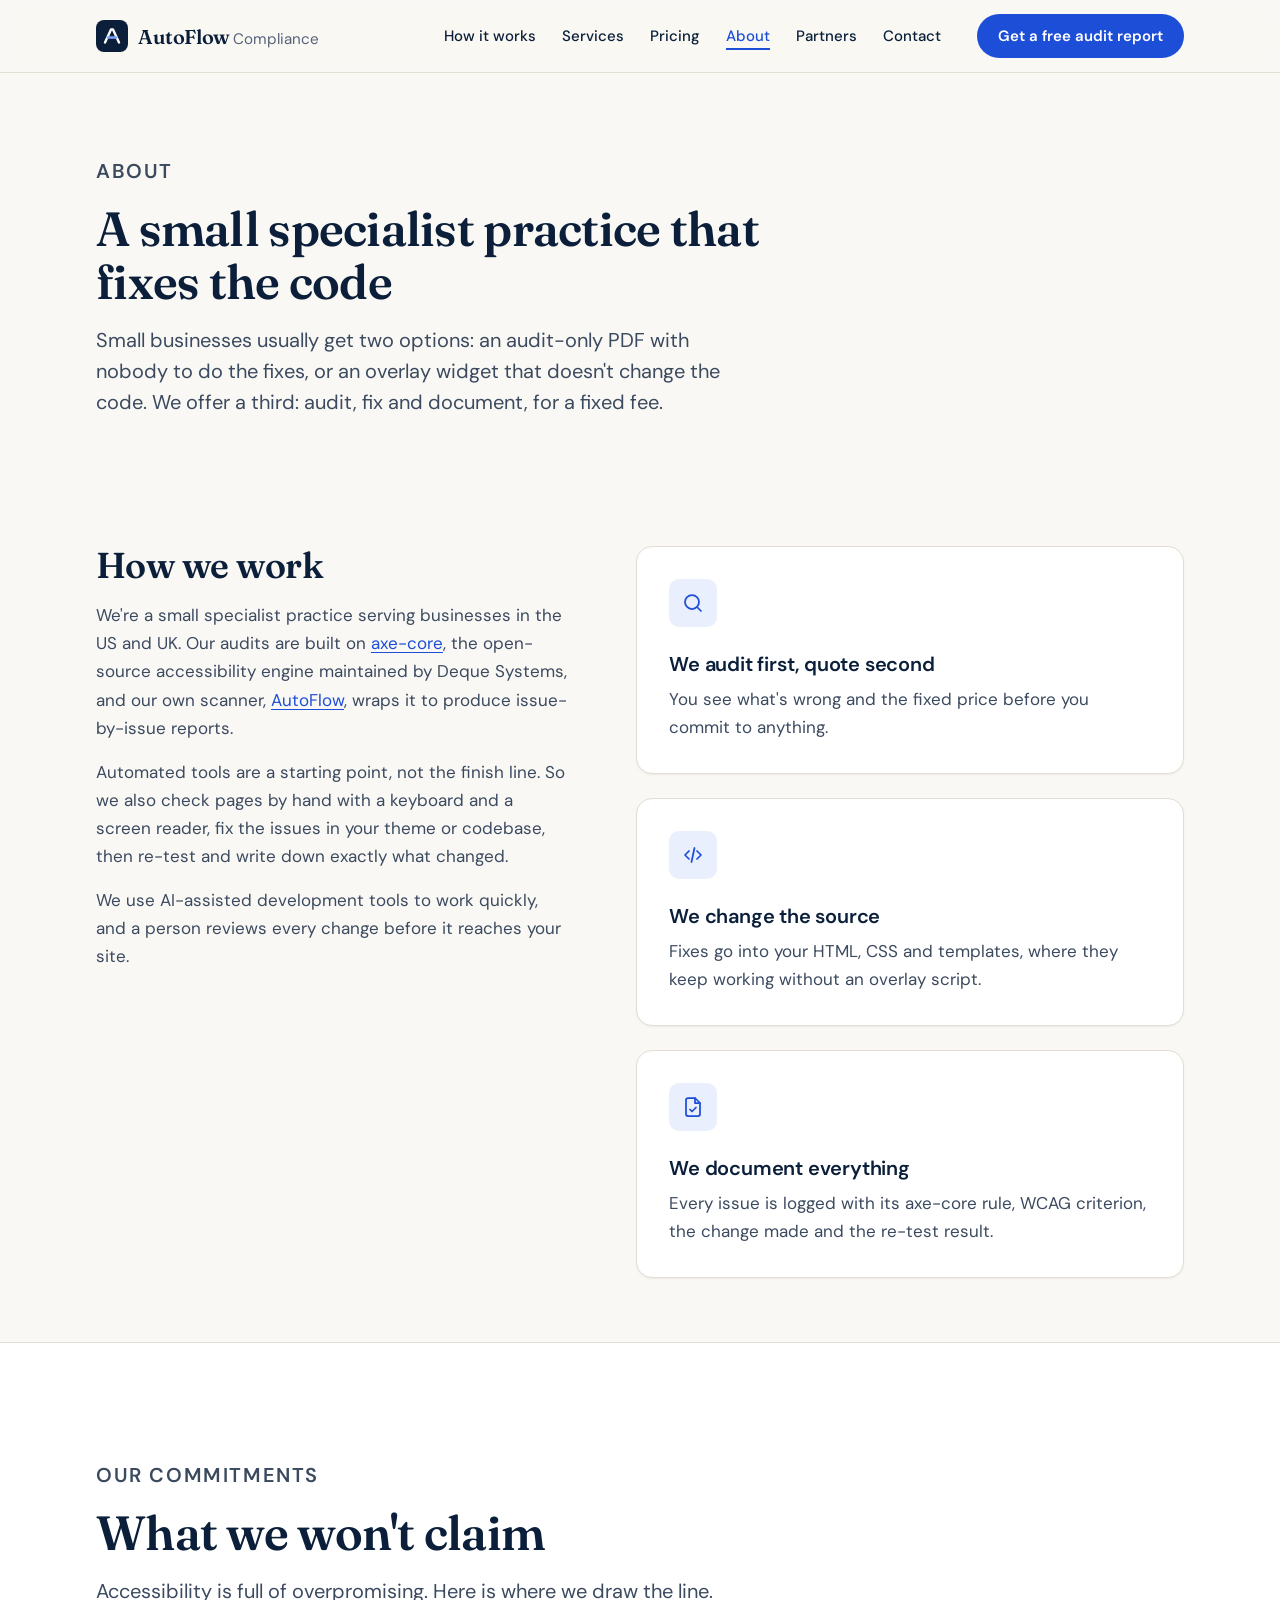
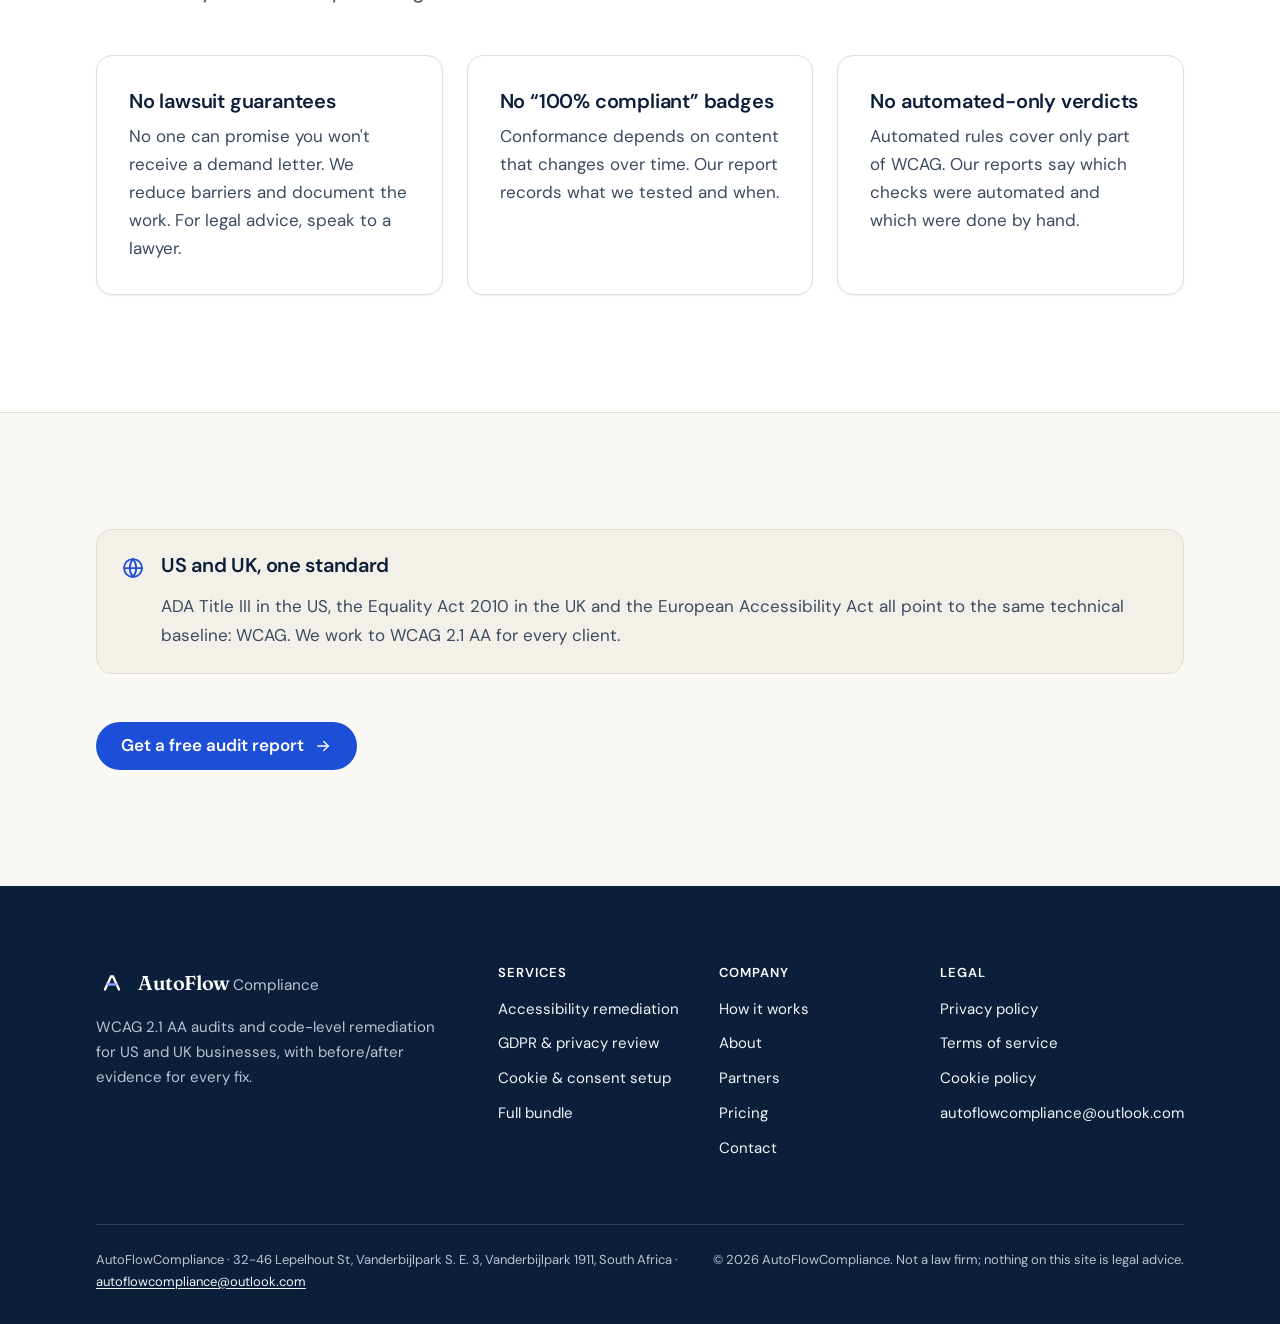
<file: about.html>
<!DOCTYPE html>
<html lang="en">
<head>
<meta charset="UTF-8">
<meta name="viewport" content="width=device-width, initial-scale=1">
<title>About | AutoFlow Compliance</title>
<meta name="description" content="A small specialist accessibility practice: axe-core audits, code-level fixes and honest before/after evidence.">
<link rel="canonical" href="https://autoflowcompliance.github.io/autoflow/about.html">
<meta property="og:type" content="website">
<meta property="og:site_name" content="AutoFlow Compliance">
<meta property="og:title" content="About | AutoFlow Compliance">
<meta property="og:description" content="A small specialist accessibility practice: axe-core audits, code-level fixes and honest before/after evidence.">
<meta property="og:url" content="https://autoflowcompliance.github.io/autoflow/about.html">
<meta name="twitter:card" content="summary">
<meta name="theme-color" content="#FAF8F4">
<link rel="icon" href="data:image/svg+xml,%3Csvg xmlns='http://www.w3.org/2000/svg' viewBox='0 0 32 32'%3E%3Crect width='32' height='32' rx='8' fill='%230B1F3A'/%3E%3Cpath d='M9 22.5 15 9.5h2l6 13' fill='none' stroke='white' stroke-width='2.4' stroke-linecap='round' stroke-linejoin='round'/%3E%3Cpath d='M11.8 17.5h8.4' stroke='%237FA2FF' stroke-width='2.4' stroke-linecap='round'/%3E%3C/svg%3E">
<link rel="preconnect" href="https://fonts.googleapis.com">
<link rel="preconnect" href="https://fonts.gstatic.com" crossorigin>
<link href="https://fonts.googleapis.com/css2?family=Fraunces:ital,opsz,wght@0,9..144,400;0,9..144,600;1,9..144,400&family=DM+Sans:opsz,wght@9..40,400;9..40,500;9..40,600&display=swap" rel="stylesheet">
<link rel="stylesheet" href="styles.css">
<script>document.documentElement.className+=' js';</script>
</head>
<body>
<a class="skip-link" href="#main">Skip to main content</a>
<header class="site-header">
  <div class="container nav-bar">
    <a class="brand" href="index.html" aria-label="AutoFlow Compliance, home"><svg class="brand-mark" viewBox="0 0 32 32" aria-hidden="true" focusable="false"><rect width="32" height="32" rx="8" fill="#0B1F3A"/><path d="M9 22.5 15 9.5h2l6 13" fill="none" stroke="#fff" stroke-width="2.4" stroke-linecap="round" stroke-linejoin="round"/><path d="M11.8 17.5h8.4" stroke="#7FA2FF" stroke-width="2.4" stroke-linecap="round"/></svg><span>AutoFlow <span class="brand-sub">Compliance</span></span></a>
    <button class="menu-toggle" type="button" aria-expanded="false" aria-controls="site-menu">
      <svg class="icon-open" viewBox="0 0 24 24" fill="none" stroke="currentColor" stroke-width="1.75" stroke-linecap="round" stroke-linejoin="round" aria-hidden="true" focusable="false"><path d="M4 7h16"/><path d="M4 12h16"/><path d="M4 17h16"/></svg><svg class="icon-close" viewBox="0 0 24 24" fill="none" stroke="currentColor" stroke-width="1.75" stroke-linecap="round" stroke-linejoin="round" aria-hidden="true" focusable="false"><path d="M7 7l10 10"/><path d="M17 7 7 17"/></svg><span>Menu</span>
    </button>
    <nav class="nav-menu" id="site-menu" aria-label="Main">
      <ul class="nav-list">
        <li><a href="index.html#how-it-works">How it works</a></li>
        <li><a href="services.html">Services</a></li>
        <li><a href="pricing.html">Pricing</a></li>
        <li><a href="about.html" aria-current="page">About</a></li>
        <li><a href="partners.html">Partners</a></li>
        <li><a href="contact.html">Contact</a></li>
      </ul>
      <a class="btn btn--primary btn--sm nav-cta" href="scan.html">Get a free audit report</a>
    </nav>
  </div>
</header>
<main id="main" tabindex="-1">
<section class="page-hero" aria-labelledby="page-title">
  <div class="container">
    <p class="eyebrow">About</p>
    <h1 id="page-title">A small specialist practice that fixes the code</h1>
    <p>Small businesses usually get two options: an audit-only PDF with nobody to do the fixes, or an overlay widget that doesn't change the code. We offer a third: audit, fix and document, for a fixed fee.</p>
  </div>
</section>

<section class="section--tight" aria-labelledby="approach-title">
  <div class="container split">
    <div class="prose">
      <h2 id="approach-title">How we work</h2>
      <p>We're a small specialist practice serving businesses in the US and UK. Our audits are built on <a href="https://github.com/dequelabs/axe-core">axe-core</a>, the open-source accessibility engine maintained by Deque Systems, and our own scanner, <a href="https://github.com/autoflowcompliance">AutoFlow</a>, wraps it to produce issue-by-issue reports.</p>
      <p>Automated tools are a starting point, not the finish line. So we also check pages by hand with a keyboard and a screen reader, fix the issues in your theme or codebase, then re-test and write down exactly what changed.</p>
      <p>We use AI-assisted development tools to work quickly, and a person reviews every change before it reaches your site.</p>
    </div>
    <div class="grid">
      <article class="card">
        <div class="icon-tile"><svg viewBox="0 0 24 24" fill="none" stroke="currentColor" stroke-width="1.75" stroke-linecap="round" stroke-linejoin="round" aria-hidden="true" focusable="false"><circle cx="11" cy="11" r="7"/><path d="m20 20-3.5-3.5"/></svg></div>
        <h3>We audit first, quote second</h3>
        <p>You see what's wrong and the fixed price before you commit to anything.</p>
      </article>
      <article class="card">
        <div class="icon-tile"><svg viewBox="0 0 24 24" fill="none" stroke="currentColor" stroke-width="1.75" stroke-linecap="round" stroke-linejoin="round" aria-hidden="true" focusable="false"><path d="m8 8-4 4 4 4"/><path d="m16 8 4 4-4 4"/><path d="m13.5 5-3 14"/></svg></div>
        <h3>We change the source</h3>
        <p>Fixes go into your HTML, CSS and templates, where they keep working without an overlay script.</p>
      </article>
      <article class="card">
        <div class="icon-tile"><svg viewBox="0 0 24 24" fill="none" stroke="currentColor" stroke-width="1.75" stroke-linecap="round" stroke-linejoin="round" aria-hidden="true" focusable="false"><path d="M14 3H7a2 2 0 0 0-2 2v14a2 2 0 0 0 2 2h10a2 2 0 0 0 2-2V8z"/><path d="M14 3v5h5"/><path d="m9 14.5 2 2 4-4"/></svg></div>
        <h3>We document everything</h3>
        <p>Every issue is logged with its axe-core rule, WCAG criterion, the change made and the re-test result.</p>
      </article>
    </div>
  </div>
</section>

<section class="section section--surface" aria-labelledby="wont-title">
  <div class="container">
    <div class="section-head">
      <p class="eyebrow">Our commitments</p>
      <h2 id="wont-title">What we won't claim</h2>
      <p>Accessibility is full of overpromising. Here is where we draw the line.</p>
    </div>
    <div class="grid grid--3">
      <article class="card">
        <h3>No lawsuit guarantees</h3>
        <p>No one can promise you won't receive a demand letter. We reduce barriers and document the work. For legal advice, speak to a lawyer.</p>
      </article>
      <article class="card">
        <h3>No “100% compliant” badges</h3>
        <p>Conformance depends on content that changes over time. Our report records what we tested and when.</p>
      </article>
      <article class="card">
        <h3>No automated-only verdicts</h3>
        <p>Automated rules cover only part of WCAG. Our reports say which checks were automated and which were done by hand.</p>
      </article>
    </div>
  </div>
</section>

<section class="section" aria-labelledby="markets-title">
  <div class="container">
    <div class="callout">
      <svg viewBox="0 0 24 24" fill="none" stroke="currentColor" stroke-width="1.75" stroke-linecap="round" stroke-linejoin="round" aria-hidden="true" focusable="false"><circle cx="12" cy="12" r="9"/><path d="M3 12h18"/><path d="M12 3a14 14 0 0 1 0 18a14 14 0 0 1 0-18"/></svg>
      <div>
        <h2 id="markets-title" class="h-md">US and UK, one standard</h2>
        <p class="mt-2">ADA Title III in the US, the Equality Act 2010 in the UK and the European Accessibility Act all point to the same technical baseline: WCAG. We work to WCAG 2.1 AA for every client.</p>
      </div>
    </div>
    <p class="mt-6"><a class="btn btn--primary" href="scan.html">Get a free audit report <svg viewBox="0 0 24 24" fill="none" stroke="currentColor" stroke-width="1.75" stroke-linecap="round" stroke-linejoin="round" aria-hidden="true" focusable="false"><path d="M5 12h14"/><path d="m13 6 6 6-6 6"/></svg></a></p>
  </div>
</section>
</main>
<footer class="site-footer on-dark">
  <div class="container">
    <div class="footer-grid">
      <div class="footer-brand">
        <a class="brand" href="index.html" aria-label="AutoFlow Compliance, home"><svg class="brand-mark" viewBox="0 0 32 32" aria-hidden="true" focusable="false"><rect width="32" height="32" rx="8" fill="#0B1F3A"/><path d="M9 22.5 15 9.5h2l6 13" fill="none" stroke="#fff" stroke-width="2.4" stroke-linecap="round" stroke-linejoin="round"/><path d="M11.8 17.5h8.4" stroke="#7FA2FF" stroke-width="2.4" stroke-linecap="round"/></svg><span>AutoFlow <span class="brand-sub">Compliance</span></span></a>
        <p>WCAG 2.1 AA audits and code-level remediation for US and UK businesses, with before/after evidence for every fix.</p>
      </div>
      <nav class="footer-col" aria-labelledby="f-services">
        <h2 id="f-services">Services</h2>
        <ul>
          <li><a href="services.html#accessibility">Accessibility remediation</a></li>
          <li><a href="services.html#gdpr">GDPR &amp; privacy review</a></li>
          <li><a href="services.html#cookies">Cookie &amp; consent setup</a></li>
          <li><a href="services.html#bundle">Full bundle</a></li>
        </ul>
      </nav>
      <nav class="footer-col" aria-labelledby="f-company">
        <h2 id="f-company">Company</h2>
        <ul>
          <li><a href="index.html#how-it-works">How it works</a></li>
          <li><a href="about.html">About</a></li>
          <li><a href="partners.html">Partners</a></li>
          <li><a href="pricing.html">Pricing</a></li>
          <li><a href="contact.html">Contact</a></li>
        </ul>
      </nav>
      <nav class="footer-col" aria-labelledby="f-legal">
        <h2 id="f-legal">Legal</h2>
        <ul>
          <li><a href="privacy.html">Privacy policy</a></li>
          <li><a href="terms.html">Terms of service</a></li>
          <li><a href="cookies.html">Cookie policy</a></li>
          <li><a href="mailto:autoflowcompliance@outlook.com">autoflowcompliance@outlook.com</a></li>
        </ul>
      </nav>
    </div>
    <div class="footer-bottom">
      <address>AutoFlowCompliance · 32-46 Lepelhout St, Vanderbijlpark S. E. 3, Vanderbijlpark 1911, South Africa · <a href="mailto:autoflowcompliance@outlook.com">autoflowcompliance@outlook.com</a></address>
      <span>© 2026 AutoFlowCompliance. Not a law firm; nothing on this site is legal advice.</span>
    </div>
  </div>
</footer>
<script src="main.js"></script>
</body>
</html>
</file>
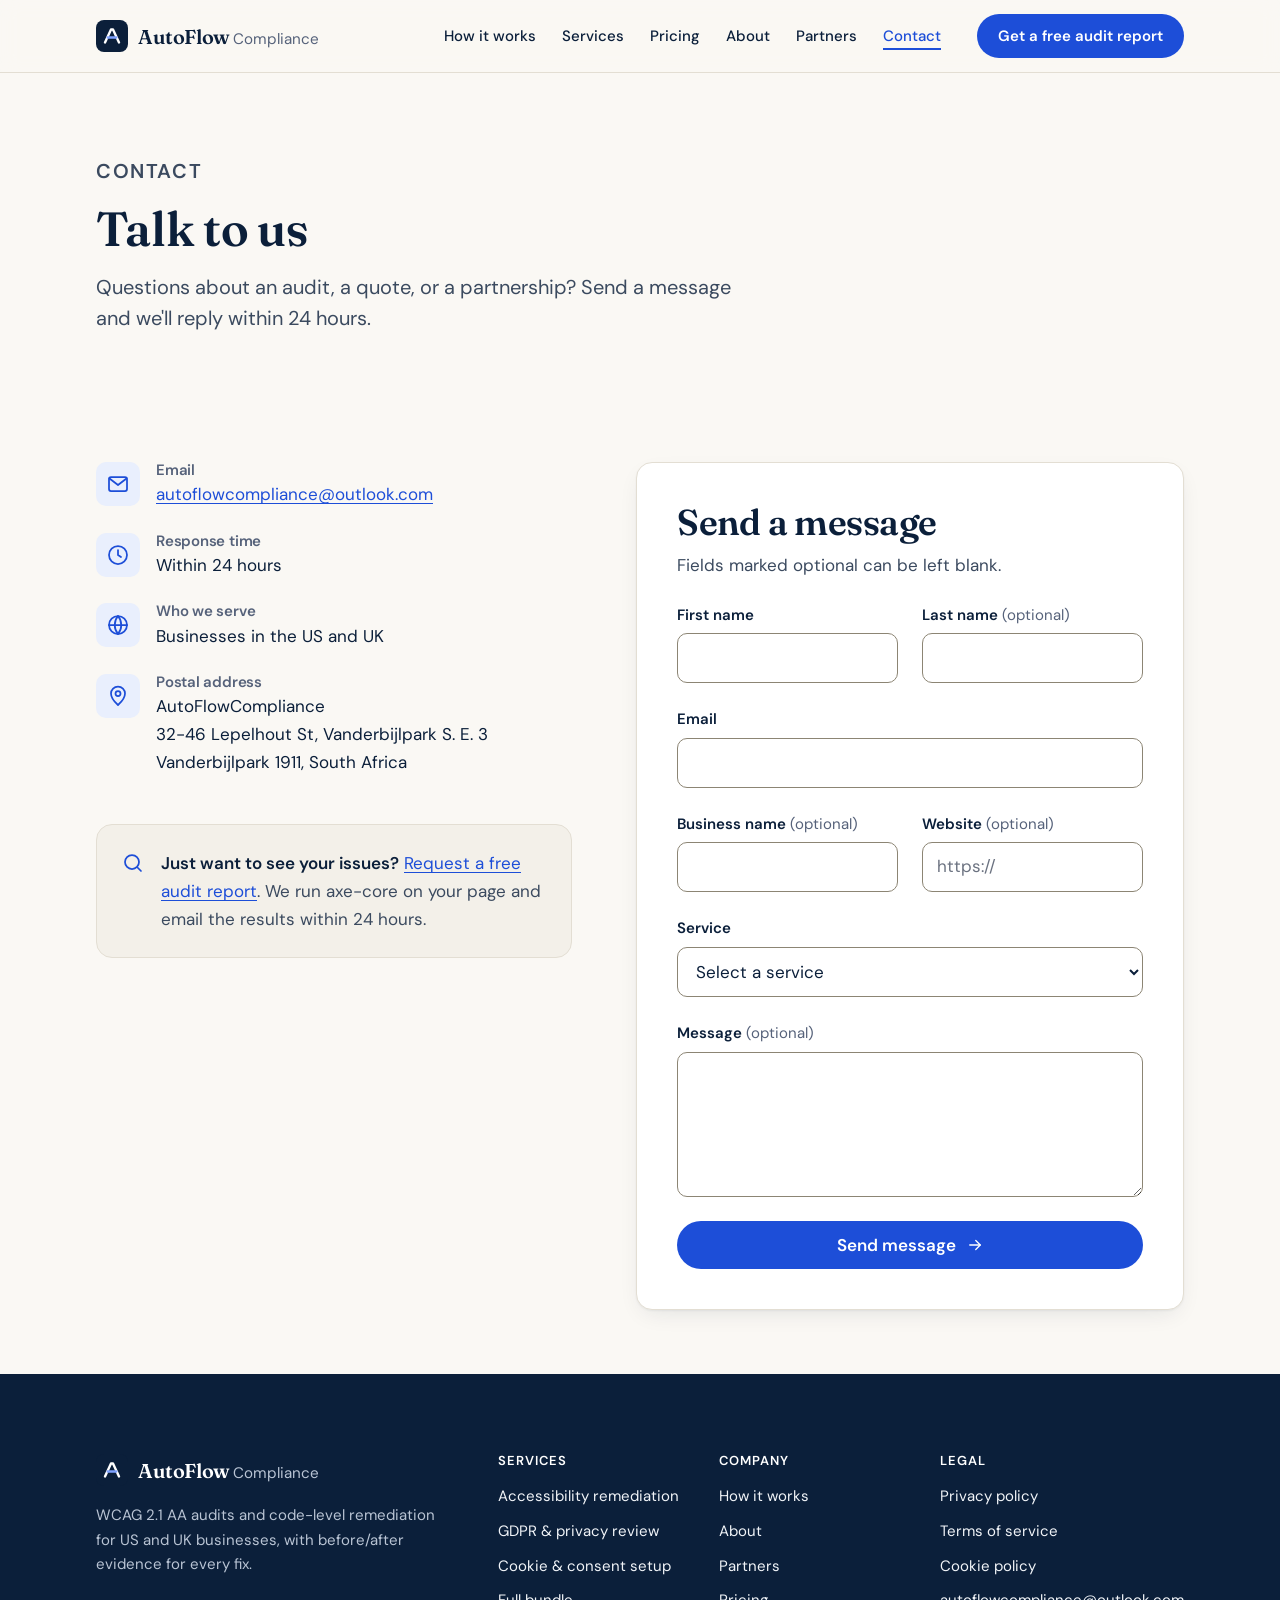
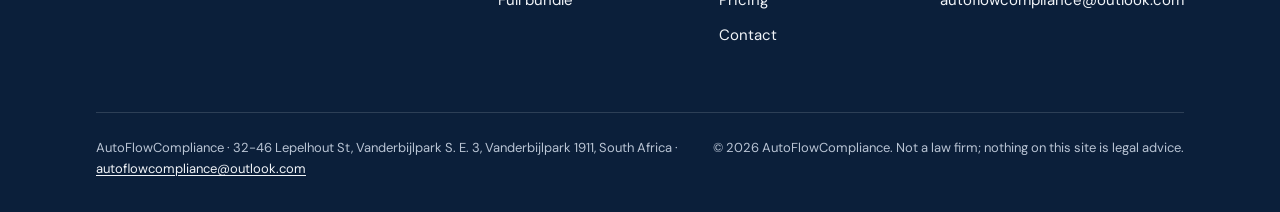
<file: contact.html>
<!DOCTYPE html>
<html lang="en">
<head>
<meta charset="UTF-8">
<meta name="viewport" content="width=device-width, initial-scale=1">
<title>Contact | AutoFlow Compliance</title>
<meta name="description" content="Contact AutoFlow Compliance about accessibility audits and remediation. We reply within 24 hours.">
<link rel="canonical" href="https://autoflowcompliance.github.io/autoflow/contact.html">
<meta property="og:type" content="website">
<meta property="og:site_name" content="AutoFlow Compliance">
<meta property="og:title" content="Contact | AutoFlow Compliance">
<meta property="og:description" content="Contact AutoFlow Compliance about accessibility audits and remediation. We reply within 24 hours.">
<meta property="og:url" content="https://autoflowcompliance.github.io/autoflow/contact.html">
<meta name="twitter:card" content="summary">
<meta name="theme-color" content="#FAF8F4">
<link rel="icon" href="data:image/svg+xml,%3Csvg xmlns='http://www.w3.org/2000/svg' viewBox='0 0 32 32'%3E%3Crect width='32' height='32' rx='8' fill='%230B1F3A'/%3E%3Cpath d='M9 22.5 15 9.5h2l6 13' fill='none' stroke='white' stroke-width='2.4' stroke-linecap='round' stroke-linejoin='round'/%3E%3Cpath d='M11.8 17.5h8.4' stroke='%237FA2FF' stroke-width='2.4' stroke-linecap='round'/%3E%3C/svg%3E">
<link rel="preconnect" href="https://fonts.googleapis.com">
<link rel="preconnect" href="https://fonts.gstatic.com" crossorigin>
<link href="https://fonts.googleapis.com/css2?family=Fraunces:ital,opsz,wght@0,9..144,400;0,9..144,600;1,9..144,400&family=DM+Sans:opsz,wght@9..40,400;9..40,500;9..40,600&display=swap" rel="stylesheet">
<link rel="stylesheet" href="styles.css">
<script>document.documentElement.className+=' js';</script>
</head>
<body>
<a class="skip-link" href="#main">Skip to main content</a>
<header class="site-header">
  <div class="container nav-bar">
    <a class="brand" href="index.html" aria-label="AutoFlow Compliance, home"><svg class="brand-mark" viewBox="0 0 32 32" aria-hidden="true" focusable="false"><rect width="32" height="32" rx="8" fill="#0B1F3A"/><path d="M9 22.5 15 9.5h2l6 13" fill="none" stroke="#fff" stroke-width="2.4" stroke-linecap="round" stroke-linejoin="round"/><path d="M11.8 17.5h8.4" stroke="#7FA2FF" stroke-width="2.4" stroke-linecap="round"/></svg><span>AutoFlow <span class="brand-sub">Compliance</span></span></a>
    <button class="menu-toggle" type="button" aria-expanded="false" aria-controls="site-menu">
      <svg class="icon-open" viewBox="0 0 24 24" fill="none" stroke="currentColor" stroke-width="1.75" stroke-linecap="round" stroke-linejoin="round" aria-hidden="true" focusable="false"><path d="M4 7h16"/><path d="M4 12h16"/><path d="M4 17h16"/></svg><svg class="icon-close" viewBox="0 0 24 24" fill="none" stroke="currentColor" stroke-width="1.75" stroke-linecap="round" stroke-linejoin="round" aria-hidden="true" focusable="false"><path d="M7 7l10 10"/><path d="M17 7 7 17"/></svg><span>Menu</span>
    </button>
    <nav class="nav-menu" id="site-menu" aria-label="Main">
      <ul class="nav-list">
        <li><a href="index.html#how-it-works">How it works</a></li>
        <li><a href="services.html">Services</a></li>
        <li><a href="pricing.html">Pricing</a></li>
        <li><a href="about.html">About</a></li>
        <li><a href="partners.html">Partners</a></li>
        <li><a href="contact.html" aria-current="page">Contact</a></li>
      </ul>
      <a class="btn btn--primary btn--sm nav-cta" href="scan.html">Get a free audit report</a>
    </nav>
  </div>
</header>
<main id="main" tabindex="-1">
<section class="page-hero" aria-labelledby="page-title">
  <div class="container">
    <p class="eyebrow">Contact</p>
    <h1 id="page-title">Talk to us</h1>
    <p>Questions about an audit, a quote, or a partnership? Send a message and we'll reply within 24 hours.</p>
  </div>
</section>

<section class="section--tight" aria-label="Contact details and form">
  <div class="container split">
    <div>
      <ul class="detail-list">
        <li>
          <span class="icon-tile"><svg viewBox="0 0 24 24" fill="none" stroke="currentColor" stroke-width="1.75" stroke-linecap="round" stroke-linejoin="round" aria-hidden="true" focusable="false"><rect x="3" y="5" width="18" height="14" rx="2"/><path d="m3.5 6.5 8.5 6.5 8.5-6.5"/></svg></span>
          <div><h2 class="h-xs">Email</h2><p><a href="mailto:autoflowcompliance@outlook.com">autoflowcompliance@outlook.com</a></p></div>
        </li>
        <li>
          <span class="icon-tile"><svg viewBox="0 0 24 24" fill="none" stroke="currentColor" stroke-width="1.75" stroke-linecap="round" stroke-linejoin="round" aria-hidden="true" focusable="false"><circle cx="12" cy="12" r="9"/><path d="M12 7v5l3 2"/></svg></span>
          <div><h2 class="h-xs">Response time</h2><p>Within 24 hours</p></div>
        </li>
        <li>
          <span class="icon-tile"><svg viewBox="0 0 24 24" fill="none" stroke="currentColor" stroke-width="1.75" stroke-linecap="round" stroke-linejoin="round" aria-hidden="true" focusable="false"><circle cx="12" cy="12" r="9"/><path d="M3 12h18"/><path d="M12 3a14 14 0 0 1 0 18a14 14 0 0 1 0-18"/></svg></span>
          <div><h2 class="h-xs">Who we serve</h2><p>Businesses in the US and UK</p></div>
        </li>
        <li>
          <span class="icon-tile"><svg viewBox="0 0 24 24" fill="none" stroke="currentColor" stroke-width="1.75" stroke-linecap="round" stroke-linejoin="round" aria-hidden="true" focusable="false"><path d="M12 21s-7-6.2-7-11.5A7 7 0 0 1 19 9.5C19 14.8 12 21 12 21z"/><circle cx="12" cy="9.5" r="2.5"/></svg></span>
          <div><h2 class="h-xs">Postal address</h2><address>AutoFlowCompliance<br>32-46 Lepelhout St, Vanderbijlpark S. E. 3<br>Vanderbijlpark 1911, South Africa</address></div>
        </li>
      </ul>
      <div class="callout mt-6">
        <svg viewBox="0 0 24 24" fill="none" stroke="currentColor" stroke-width="1.75" stroke-linecap="round" stroke-linejoin="round" aria-hidden="true" focusable="false"><circle cx="11" cy="11" r="7"/><path d="m20 20-3.5-3.5"/></svg>
        <p><strong>Just want to see your issues?</strong> <a href="scan.html">Request a free audit report</a>. We run axe-core on your page and email the results within 24 hours.</p>
      </div>
    </div>

    <div class="form-card">
      <h2>Send a message</h2>
      <p>Fields marked optional can be left blank.</p>
      <form class="form-grid" action="https://formsubmit.co/autoflowcompliance@outlook.com" method="POST" data-formsubmit
            data-success-heading="Message sent."
            data-success-body="We reply within 24 hours.">
        <input type="hidden" name="_subject" value="Website enquiry">
        <input type="hidden" name="_template" value="table">
        <input type="hidden" name="_next" value="https://autoflowcompliance.github.io/autoflow/thanks.html">
        <input type="hidden" name="form" value="contact">
        <div class="hp" aria-hidden="true"><label for="cf-honey">Leave this field empty</label><input id="cf-honey" type="text" name="_honey" tabindex="-1" autocomplete="off"></div>
        <div class="form-row">
          <div class="field">
            <label for="cf-first">First name</label>
            <input id="cf-first" name="first_name" type="text" autocomplete="given-name" required>
          </div>
          <div class="field">
            <label for="cf-last">Last name <span class="optional">(optional)</span></label>
            <input id="cf-last" name="last_name" type="text" autocomplete="family-name">
          </div>
        </div>
        <div class="field">
          <label for="cf-email">Email</label>
          <input id="cf-email" name="email" type="email" autocomplete="email" required>
        </div>
        <div class="form-row">
          <div class="field">
            <label for="cf-biz">Business name <span class="optional">(optional)</span></label>
            <input id="cf-biz" name="business" type="text" autocomplete="organization">
          </div>
          <div class="field">
            <label for="cf-site">Website <span class="optional">(optional)</span></label>
            <input id="cf-site" name="website" type="url" inputmode="url" autocomplete="url" placeholder="https://">
          </div>
        </div>
        <div class="field">
          <label for="cf-service">Service</label>
          <select id="cf-service" name="service">
            <option value="">Select a service</option>
            <option>Accessibility remediation</option>
            <option>Audit report only</option>
            <option>GDPR &amp; privacy review</option>
            <option>Cookie &amp; consent setup</option>
            <option>Full bundle</option>
            <option>Not sure yet</option>
          </select>
        </div>
        <div class="field">
          <label for="cf-msg">Message <span class="optional">(optional)</span></label>
          <textarea id="cf-msg" name="message" rows="5"></textarea>
        </div>
        <button class="btn btn--primary btn--block" type="submit">Send message <svg viewBox="0 0 24 24" fill="none" stroke="currentColor" stroke-width="1.75" stroke-linecap="round" stroke-linejoin="round" aria-hidden="true" focusable="false"><path d="M5 12h14"/><path d="m13 6 6 6-6 6"/></svg></button>
        <p class="form-status" role="status" aria-live="polite"></p>
      </form>
    </div>
  </div>
</section>
</main>
<footer class="site-footer on-dark">
  <div class="container">
    <div class="footer-grid">
      <div class="footer-brand">
        <a class="brand" href="index.html" aria-label="AutoFlow Compliance, home"><svg class="brand-mark" viewBox="0 0 32 32" aria-hidden="true" focusable="false"><rect width="32" height="32" rx="8" fill="#0B1F3A"/><path d="M9 22.5 15 9.5h2l6 13" fill="none" stroke="#fff" stroke-width="2.4" stroke-linecap="round" stroke-linejoin="round"/><path d="M11.8 17.5h8.4" stroke="#7FA2FF" stroke-width="2.4" stroke-linecap="round"/></svg><span>AutoFlow <span class="brand-sub">Compliance</span></span></a>
        <p>WCAG 2.1 AA audits and code-level remediation for US and UK businesses, with before/after evidence for every fix.</p>
      </div>
      <nav class="footer-col" aria-labelledby="f-services">
        <h2 id="f-services">Services</h2>
        <ul>
          <li><a href="services.html#accessibility">Accessibility remediation</a></li>
          <li><a href="services.html#gdpr">GDPR &amp; privacy review</a></li>
          <li><a href="services.html#cookies">Cookie &amp; consent setup</a></li>
          <li><a href="services.html#bundle">Full bundle</a></li>
        </ul>
      </nav>
      <nav class="footer-col" aria-labelledby="f-company">
        <h2 id="f-company">Company</h2>
        <ul>
          <li><a href="index.html#how-it-works">How it works</a></li>
          <li><a href="about.html">About</a></li>
          <li><a href="partners.html">Partners</a></li>
          <li><a href="pricing.html">Pricing</a></li>
          <li><a href="contact.html">Contact</a></li>
        </ul>
      </nav>
      <nav class="footer-col" aria-labelledby="f-legal">
        <h2 id="f-legal">Legal</h2>
        <ul>
          <li><a href="privacy.html">Privacy policy</a></li>
          <li><a href="terms.html">Terms of service</a></li>
          <li><a href="cookies.html">Cookie policy</a></li>
          <li><a href="mailto:autoflowcompliance@outlook.com">autoflowcompliance@outlook.com</a></li>
        </ul>
      </nav>
    </div>
    <div class="footer-bottom">
      <address>AutoFlowCompliance · 32-46 Lepelhout St, Vanderbijlpark S. E. 3, Vanderbijlpark 1911, South Africa · <a href="mailto:autoflowcompliance@outlook.com">autoflowcompliance@outlook.com</a></address>
      <span>© 2026 AutoFlowCompliance. Not a law firm; nothing on this site is legal advice.</span>
    </div>
  </div>
</footer>
<script src="main.js"></script>
</body>
</html>
</file>
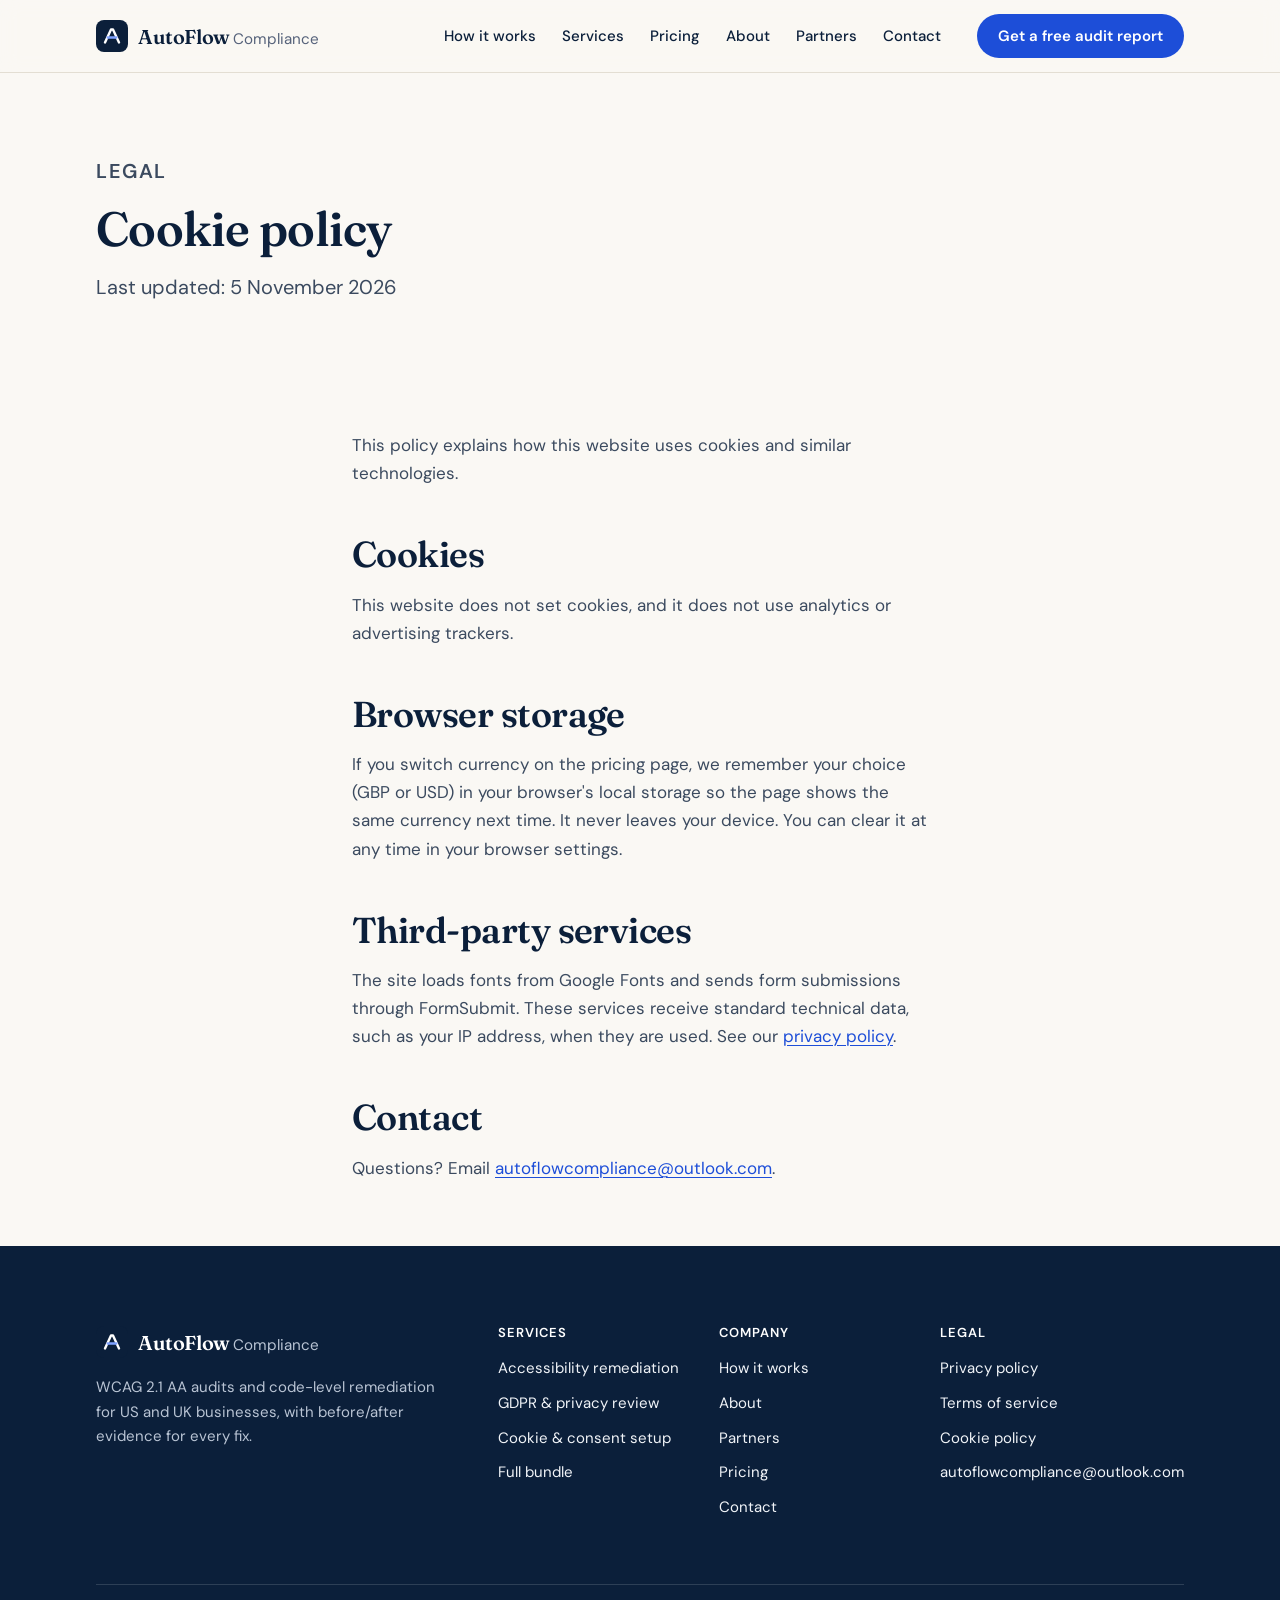
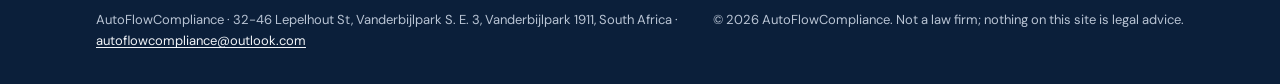
<file: cookies.html>
<!DOCTYPE html>
<html lang="en">
<head>
<meta charset="UTF-8">
<meta name="viewport" content="width=device-width, initial-scale=1">
<title>Cookie policy | AutoFlow Compliance</title>
<meta name="description" content="How AutoFlow Compliance uses cookies and browser storage.">
<link rel="canonical" href="https://autoflowcompliance.github.io/autoflow/cookies.html">
<meta property="og:type" content="website">
<meta property="og:site_name" content="AutoFlow Compliance">
<meta property="og:title" content="Cookie policy | AutoFlow Compliance">
<meta property="og:description" content="How AutoFlow Compliance uses cookies and browser storage.">
<meta property="og:url" content="https://autoflowcompliance.github.io/autoflow/cookies.html">
<meta name="twitter:card" content="summary">
<meta name="theme-color" content="#FAF8F4">
<link rel="icon" href="data:image/svg+xml,%3Csvg xmlns='http://www.w3.org/2000/svg' viewBox='0 0 32 32'%3E%3Crect width='32' height='32' rx='8' fill='%230B1F3A'/%3E%3Cpath d='M9 22.5 15 9.5h2l6 13' fill='none' stroke='white' stroke-width='2.4' stroke-linecap='round' stroke-linejoin='round'/%3E%3Cpath d='M11.8 17.5h8.4' stroke='%237FA2FF' stroke-width='2.4' stroke-linecap='round'/%3E%3C/svg%3E">
<link rel="preconnect" href="https://fonts.googleapis.com">
<link rel="preconnect" href="https://fonts.gstatic.com" crossorigin>
<link href="https://fonts.googleapis.com/css2?family=Fraunces:ital,opsz,wght@0,9..144,400;0,9..144,600;1,9..144,400&family=DM+Sans:opsz,wght@9..40,400;9..40,500;9..40,600&display=swap" rel="stylesheet">
<link rel="stylesheet" href="styles.css">
<script>document.documentElement.className+=' js';</script>
</head>
<body>
<a class="skip-link" href="#main">Skip to main content</a>
<header class="site-header">
  <div class="container nav-bar">
    <a class="brand" href="index.html" aria-label="AutoFlow Compliance, home"><svg class="brand-mark" viewBox="0 0 32 32" aria-hidden="true" focusable="false"><rect width="32" height="32" rx="8" fill="#0B1F3A"/><path d="M9 22.5 15 9.5h2l6 13" fill="none" stroke="#fff" stroke-width="2.4" stroke-linecap="round" stroke-linejoin="round"/><path d="M11.8 17.5h8.4" stroke="#7FA2FF" stroke-width="2.4" stroke-linecap="round"/></svg><span>AutoFlow <span class="brand-sub">Compliance</span></span></a>
    <button class="menu-toggle" type="button" aria-expanded="false" aria-controls="site-menu">
      <svg class="icon-open" viewBox="0 0 24 24" fill="none" stroke="currentColor" stroke-width="1.75" stroke-linecap="round" stroke-linejoin="round" aria-hidden="true" focusable="false"><path d="M4 7h16"/><path d="M4 12h16"/><path d="M4 17h16"/></svg><svg class="icon-close" viewBox="0 0 24 24" fill="none" stroke="currentColor" stroke-width="1.75" stroke-linecap="round" stroke-linejoin="round" aria-hidden="true" focusable="false"><path d="M7 7l10 10"/><path d="M17 7 7 17"/></svg><span>Menu</span>
    </button>
    <nav class="nav-menu" id="site-menu" aria-label="Main">
      <ul class="nav-list">
        <li><a href="index.html#how-it-works">How it works</a></li>
        <li><a href="services.html">Services</a></li>
        <li><a href="pricing.html">Pricing</a></li>
        <li><a href="about.html">About</a></li>
        <li><a href="partners.html">Partners</a></li>
        <li><a href="contact.html">Contact</a></li>
      </ul>
      <a class="btn btn--primary btn--sm nav-cta" href="scan.html">Get a free audit report</a>
    </nav>
  </div>
</header>
<main id="main" tabindex="-1">
<section class="page-hero" aria-labelledby="page-title">
  <div class="container">
    <p class="eyebrow">Legal</p>
    <h1 id="page-title">Cookie policy</h1>
    <p>Last updated: 5 November 2026</p>
  </div>
</section>
<section class="section--tight">
  <div class="container prose">
    <p>This policy explains how this website uses cookies and similar technologies.</p>
    <h2>Cookies</h2>
    <p>This website does not set cookies, and it does not use analytics or advertising trackers.</p>
    <h2>Browser storage</h2>
    <p>If you switch currency on the pricing page, we remember your choice (GBP or USD) in your browser's local storage so the page shows the same currency next time. It never leaves your device. You can clear it at any time in your browser settings.</p>
    <h2>Third-party services</h2>
    <p>The site loads fonts from Google Fonts and sends form submissions through FormSubmit. These services receive standard technical data, such as your IP address, when they are used. See our <a href="privacy.html">privacy policy</a>.</p>
    <h2>Contact</h2>
    <p>Questions? Email <a href="mailto:autoflowcompliance@outlook.com">autoflowcompliance@outlook.com</a>.</p>
  </div>
</section>
</main>
<footer class="site-footer on-dark">
  <div class="container">
    <div class="footer-grid">
      <div class="footer-brand">
        <a class="brand" href="index.html" aria-label="AutoFlow Compliance, home"><svg class="brand-mark" viewBox="0 0 32 32" aria-hidden="true" focusable="false"><rect width="32" height="32" rx="8" fill="#0B1F3A"/><path d="M9 22.5 15 9.5h2l6 13" fill="none" stroke="#fff" stroke-width="2.4" stroke-linecap="round" stroke-linejoin="round"/><path d="M11.8 17.5h8.4" stroke="#7FA2FF" stroke-width="2.4" stroke-linecap="round"/></svg><span>AutoFlow <span class="brand-sub">Compliance</span></span></a>
        <p>WCAG 2.1 AA audits and code-level remediation for US and UK businesses, with before/after evidence for every fix.</p>
      </div>
      <nav class="footer-col" aria-labelledby="f-services">
        <h2 id="f-services">Services</h2>
        <ul>
          <li><a href="services.html#accessibility">Accessibility remediation</a></li>
          <li><a href="services.html#gdpr">GDPR &amp; privacy review</a></li>
          <li><a href="services.html#cookies">Cookie &amp; consent setup</a></li>
          <li><a href="services.html#bundle">Full bundle</a></li>
        </ul>
      </nav>
      <nav class="footer-col" aria-labelledby="f-company">
        <h2 id="f-company">Company</h2>
        <ul>
          <li><a href="index.html#how-it-works">How it works</a></li>
          <li><a href="about.html">About</a></li>
          <li><a href="partners.html">Partners</a></li>
          <li><a href="pricing.html">Pricing</a></li>
          <li><a href="contact.html">Contact</a></li>
        </ul>
      </nav>
      <nav class="footer-col" aria-labelledby="f-legal">
        <h2 id="f-legal">Legal</h2>
        <ul>
          <li><a href="privacy.html">Privacy policy</a></li>
          <li><a href="terms.html">Terms of service</a></li>
          <li><a href="cookies.html">Cookie policy</a></li>
          <li><a href="mailto:autoflowcompliance@outlook.com">autoflowcompliance@outlook.com</a></li>
        </ul>
      </nav>
    </div>
    <div class="footer-bottom">
      <address>AutoFlowCompliance · 32-46 Lepelhout St, Vanderbijlpark S. E. 3, Vanderbijlpark 1911, South Africa · <a href="mailto:autoflowcompliance@outlook.com">autoflowcompliance@outlook.com</a></address>
      <span>© 2026 AutoFlowCompliance. Not a law firm; nothing on this site is legal advice.</span>
    </div>
  </div>
</footer>
<script src="main.js"></script>
</body>
</html>
</file>
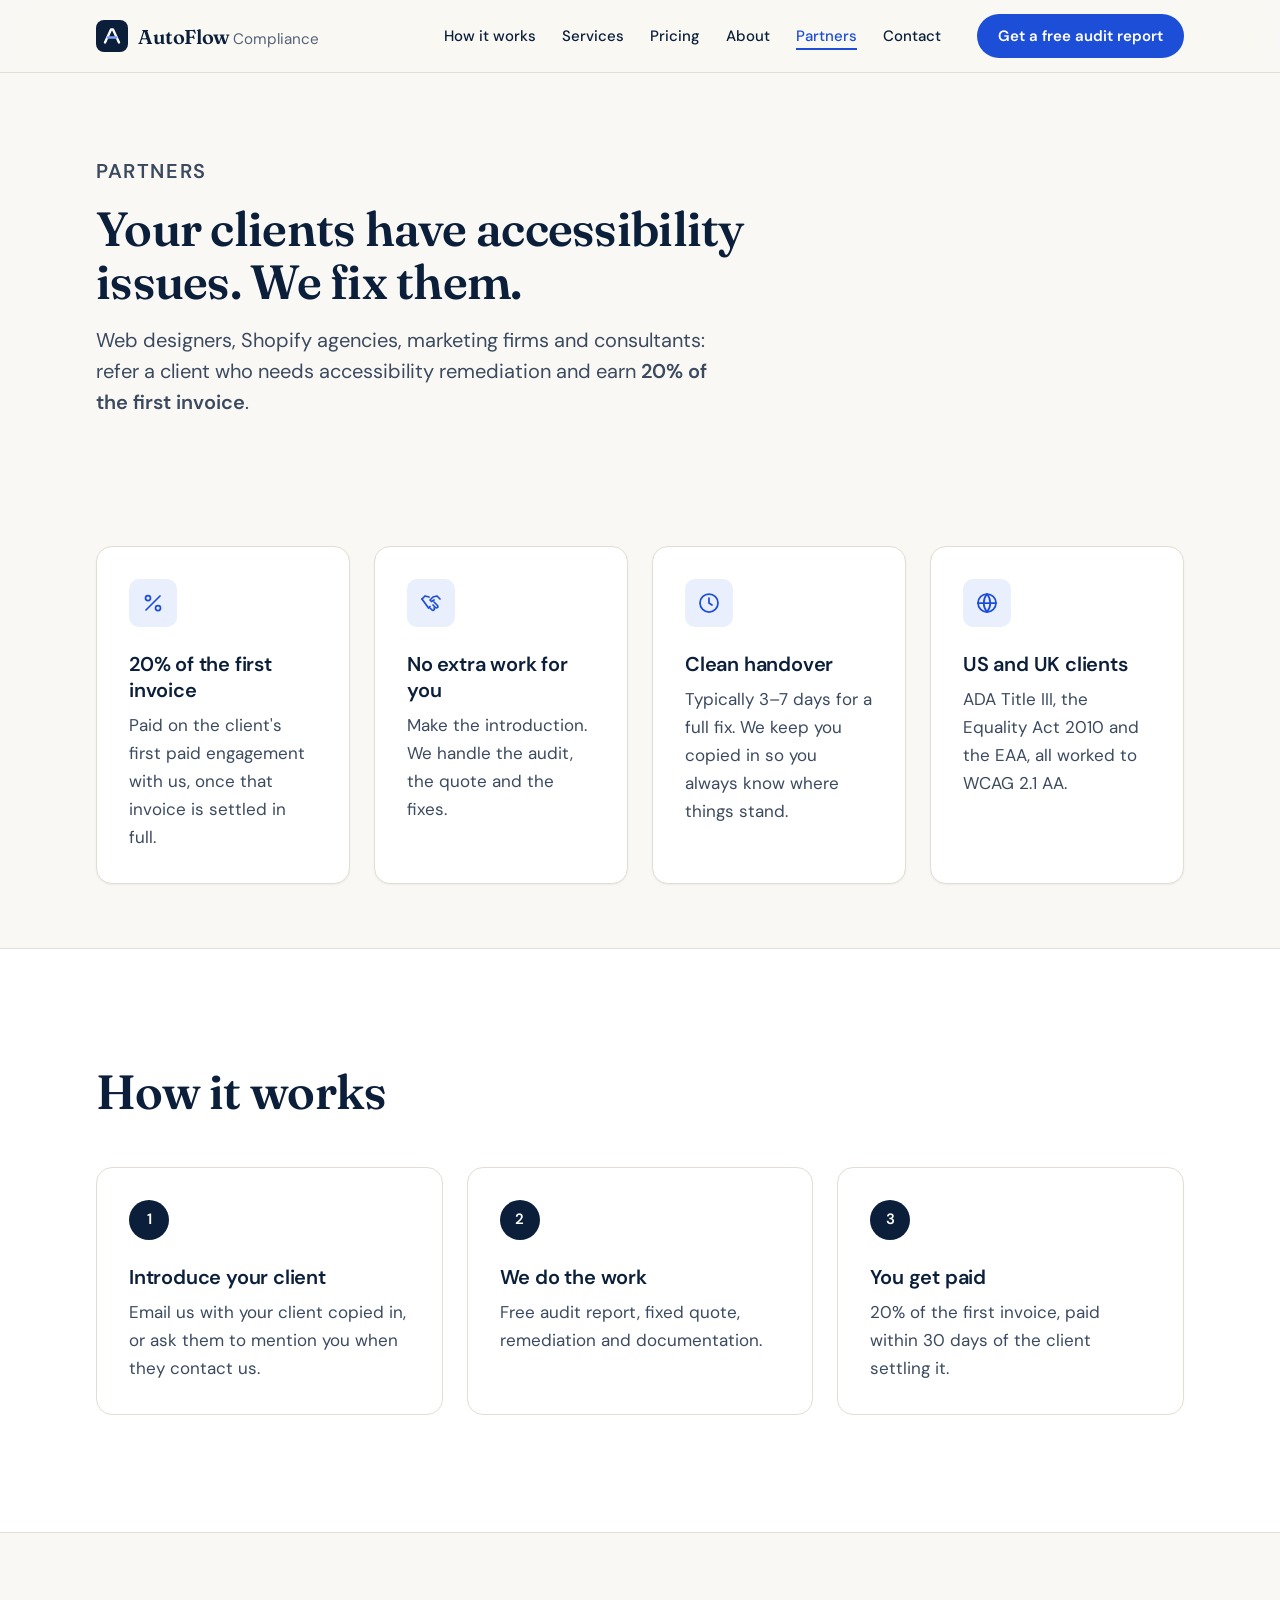
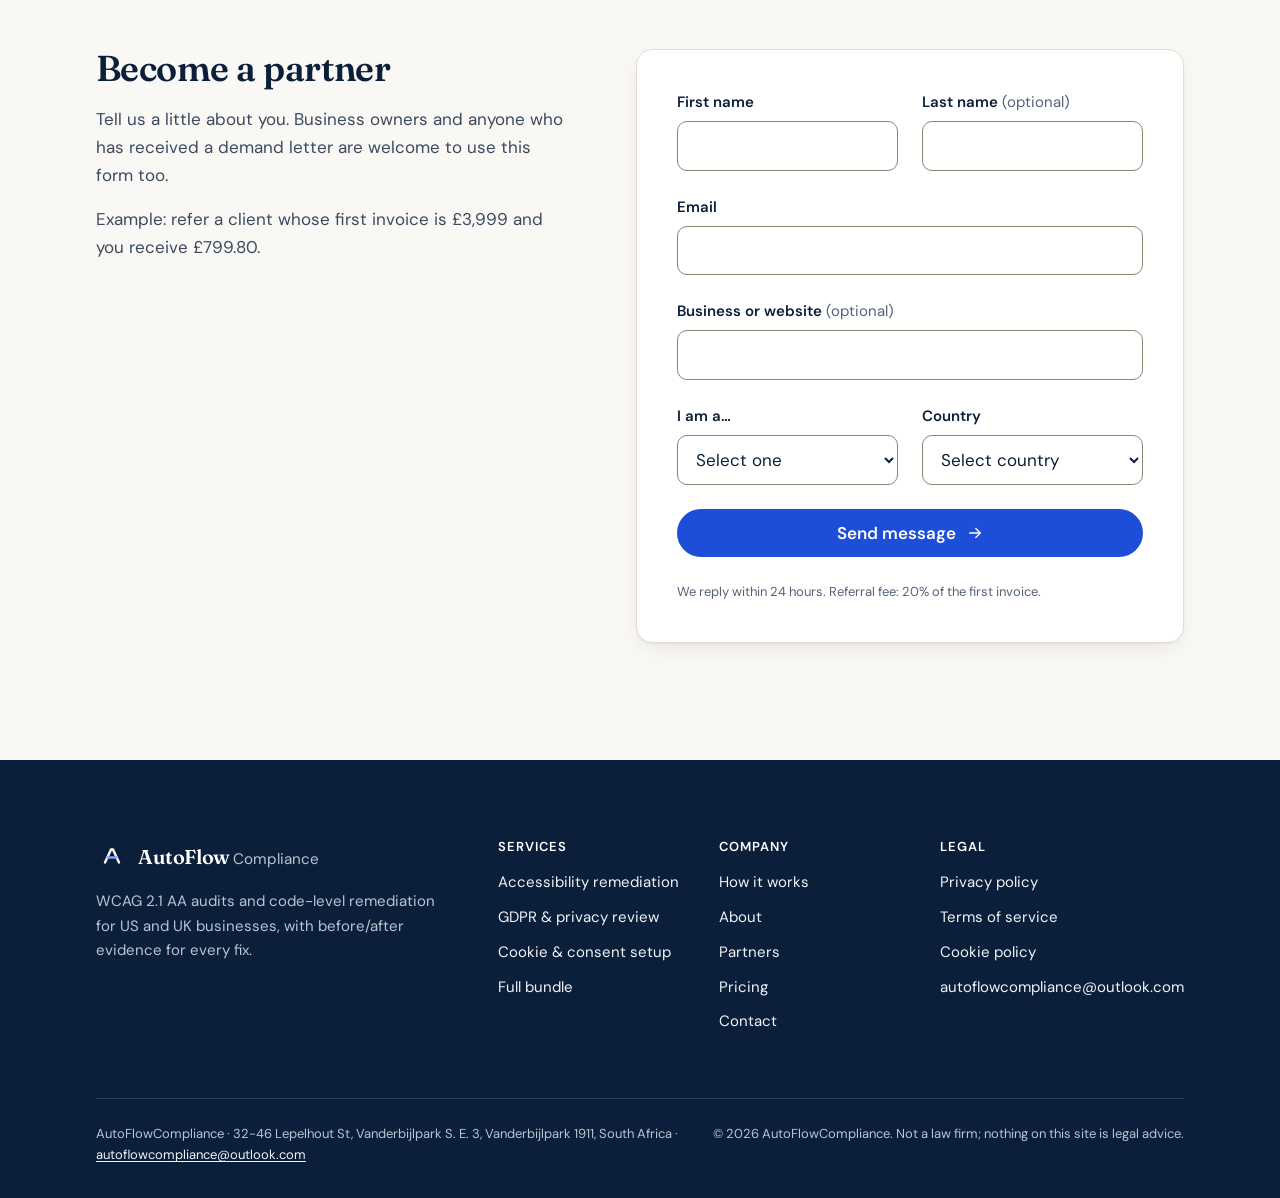
<file: partners.html>
<!DOCTYPE html>
<html lang="en">
<head>
<meta charset="UTF-8">
<meta name="viewport" content="width=device-width, initial-scale=1">
<title>Partners | AutoFlow Compliance</title>
<meta name="description" content="Refer a client who needs accessibility remediation and earn 20% of the first invoice.">
<link rel="canonical" href="https://autoflowcompliance.github.io/autoflow/partners.html">
<meta property="og:type" content="website">
<meta property="og:site_name" content="AutoFlow Compliance">
<meta property="og:title" content="Partners | AutoFlow Compliance">
<meta property="og:description" content="Refer a client who needs accessibility remediation and earn 20% of the first invoice.">
<meta property="og:url" content="https://autoflowcompliance.github.io/autoflow/partners.html">
<meta name="twitter:card" content="summary">
<meta name="theme-color" content="#FAF8F4">
<link rel="icon" href="data:image/svg+xml,%3Csvg xmlns='http://www.w3.org/2000/svg' viewBox='0 0 32 32'%3E%3Crect width='32' height='32' rx='8' fill='%230B1F3A'/%3E%3Cpath d='M9 22.5 15 9.5h2l6 13' fill='none' stroke='white' stroke-width='2.4' stroke-linecap='round' stroke-linejoin='round'/%3E%3Cpath d='M11.8 17.5h8.4' stroke='%237FA2FF' stroke-width='2.4' stroke-linecap='round'/%3E%3C/svg%3E">
<link rel="preconnect" href="https://fonts.googleapis.com">
<link rel="preconnect" href="https://fonts.gstatic.com" crossorigin>
<link href="https://fonts.googleapis.com/css2?family=Fraunces:ital,opsz,wght@0,9..144,400;0,9..144,600;1,9..144,400&family=DM+Sans:opsz,wght@9..40,400;9..40,500;9..40,600&display=swap" rel="stylesheet">
<link rel="stylesheet" href="styles.css">
<script>document.documentElement.className+=' js';</script>
</head>
<body>
<a class="skip-link" href="#main">Skip to main content</a>
<header class="site-header">
  <div class="container nav-bar">
    <a class="brand" href="index.html" aria-label="AutoFlow Compliance, home"><svg class="brand-mark" viewBox="0 0 32 32" aria-hidden="true" focusable="false"><rect width="32" height="32" rx="8" fill="#0B1F3A"/><path d="M9 22.5 15 9.5h2l6 13" fill="none" stroke="#fff" stroke-width="2.4" stroke-linecap="round" stroke-linejoin="round"/><path d="M11.8 17.5h8.4" stroke="#7FA2FF" stroke-width="2.4" stroke-linecap="round"/></svg><span>AutoFlow <span class="brand-sub">Compliance</span></span></a>
    <button class="menu-toggle" type="button" aria-expanded="false" aria-controls="site-menu">
      <svg class="icon-open" viewBox="0 0 24 24" fill="none" stroke="currentColor" stroke-width="1.75" stroke-linecap="round" stroke-linejoin="round" aria-hidden="true" focusable="false"><path d="M4 7h16"/><path d="M4 12h16"/><path d="M4 17h16"/></svg><svg class="icon-close" viewBox="0 0 24 24" fill="none" stroke="currentColor" stroke-width="1.75" stroke-linecap="round" stroke-linejoin="round" aria-hidden="true" focusable="false"><path d="M7 7l10 10"/><path d="M17 7 7 17"/></svg><span>Menu</span>
    </button>
    <nav class="nav-menu" id="site-menu" aria-label="Main">
      <ul class="nav-list">
        <li><a href="index.html#how-it-works">How it works</a></li>
        <li><a href="services.html">Services</a></li>
        <li><a href="pricing.html">Pricing</a></li>
        <li><a href="about.html">About</a></li>
        <li><a href="partners.html" aria-current="page">Partners</a></li>
        <li><a href="contact.html">Contact</a></li>
      </ul>
      <a class="btn btn--primary btn--sm nav-cta" href="scan.html">Get a free audit report</a>
    </nav>
  </div>
</header>
<main id="main" tabindex="-1">
<section class="page-hero" aria-labelledby="page-title">
  <div class="container">
    <p class="eyebrow">Partners</p>
    <h1 id="page-title">Your clients have accessibility issues. We fix them.</h1>
    <p>Web designers, Shopify agencies, marketing firms and consultants: refer a client who needs accessibility remediation and earn <strong>20% of the first invoice</strong>.</p>
  </div>
</section>

<section class="section--tight" aria-labelledby="benefits-title">
  <div class="container">
    <h2 id="benefits-title" class="sr-only">Partner benefits</h2>
    <div class="grid grid--4">
      <article class="card">
        <div class="icon-tile"><svg viewBox="0 0 24 24" fill="none" stroke="currentColor" stroke-width="1.75" stroke-linecap="round" stroke-linejoin="round" aria-hidden="true" focusable="false"><path d="M19 5 5 19"/><circle cx="7" cy="7" r="2.5"/><circle cx="17" cy="17" r="2.5"/></svg></div>
        <h3>20% of the first invoice</h3>
        <p>Paid on the client's first paid engagement with us, once that invoice is settled in full.</p>
      </article>
      <article class="card">
        <div class="icon-tile"><svg viewBox="0 0 24 24" fill="none" stroke="currentColor" stroke-width="1.75" stroke-linecap="round" stroke-linejoin="round" aria-hidden="true" focusable="false"><path d="m11 17 2 2a1.4 1.4 0 0 0 2-2"/><path d="m14 14 2.5 2.5a1.4 1.4 0 0 0 2-2L15 11"/><path d="m21 8-3-3-4 1-3 3 1.5 1.5L15 9"/><path d="M3 8l3-3 4 1"/><path d="m3 8 6.5 9 1.5-1.5"/></svg></div>
        <h3>No extra work for you</h3>
        <p>Make the introduction. We handle the audit, the quote and the fixes.</p>
      </article>
      <article class="card">
        <div class="icon-tile"><svg viewBox="0 0 24 24" fill="none" stroke="currentColor" stroke-width="1.75" stroke-linecap="round" stroke-linejoin="round" aria-hidden="true" focusable="false"><circle cx="12" cy="12" r="9"/><path d="M12 7v5l3 2"/></svg></div>
        <h3>Clean handover</h3>
        <p>Typically 3–7 days for a full fix. We keep you copied in so you always know where things stand.</p>
      </article>
      <article class="card">
        <div class="icon-tile"><svg viewBox="0 0 24 24" fill="none" stroke="currentColor" stroke-width="1.75" stroke-linecap="round" stroke-linejoin="round" aria-hidden="true" focusable="false"><circle cx="12" cy="12" r="9"/><path d="M3 12h18"/><path d="M12 3a14 14 0 0 1 0 18a14 14 0 0 1 0-18"/></svg></div>
        <h3>US and UK clients</h3>
        <p>ADA Title III, the Equality Act 2010 and the EAA, all worked to WCAG 2.1 AA.</p>
      </article>
    </div>
  </div>
</section>

<section class="section section--surface" aria-labelledby="how-title">
  <div class="container">
    <div class="section-head">
      <h2 id="how-title">How it works</h2>
    </div>
    <ol class="steps">
      <li class="step">
        <span class="step__num" aria-hidden="true">1</span>
        <h3>Introduce your client</h3>
        <p>Email us with your client copied in, or ask them to mention you when they contact us.</p>
      </li>
      <li class="step">
        <span class="step__num" aria-hidden="true">2</span>
        <h3>We do the work</h3>
        <p>Free audit report, fixed quote, remediation and documentation.</p>
      </li>
      <li class="step">
        <span class="step__num" aria-hidden="true">3</span>
        <h3>You get paid</h3>
        <p>20% of the first invoice, paid within 30 days of the client settling it.</p>
      </li>
    </ol>
  </div>
</section>

<section class="section" aria-labelledby="form-title">
  <div class="container split">
    <div class="prose">
      <h2 id="form-title">Become a partner</h2>
      <p>Tell us a little about you. Business owners and anyone who has received a demand letter are welcome to use this form too.</p>
      <p class="muted">Example: refer a client whose first invoice is £3,999 and you receive £799.80.</p>
    </div>
    <div class="form-card">
      <form class="form-grid" action="https://formsubmit.co/autoflowcompliance@outlook.com" method="POST" data-formsubmit
            data-success-heading="Message received."
            data-success-body="We reply within 24 hours.">
        <input type="hidden" name="_subject" value="Partner enquiry">
        <input type="hidden" name="_template" value="table">
        <input type="hidden" name="_next" value="https://autoflowcompliance.github.io/autoflow/thanks.html">
        <input type="hidden" name="form" value="partner">
        <div class="hp" aria-hidden="true"><label for="pf-honey">Leave this field empty</label><input id="pf-honey" type="text" name="_honey" tabindex="-1" autocomplete="off"></div>
        <div class="form-row">
          <div class="field">
            <label for="pf-first">First name</label>
            <input id="pf-first" name="first_name" type="text" autocomplete="given-name" required>
          </div>
          <div class="field">
            <label for="pf-last">Last name <span class="optional">(optional)</span></label>
            <input id="pf-last" name="last_name" type="text" autocomplete="family-name">
          </div>
        </div>
        <div class="field">
          <label for="pf-email">Email</label>
          <input id="pf-email" name="email" type="email" autocomplete="email" required>
        </div>
        <div class="field">
          <label for="pf-biz">Business or website <span class="optional">(optional)</span></label>
          <input id="pf-biz" name="business" type="text" autocomplete="organization">
        </div>
        <div class="form-row">
          <div class="field">
            <label for="pf-type">I am a…</label>
            <select id="pf-type" name="type">
              <option value="">Select one</option>
              <option>Web designer or agency referring clients</option>
              <option>Business owner needing help</option>
              <option>Someone who received a demand letter</option>
              <option>Other</option>
            </select>
          </div>
          <div class="field">
            <label for="pf-country">Country</label>
            <select id="pf-country" name="country" autocomplete="country-name">
              <option value="">Select country</option>
              <option>United States</option>
              <option>United Kingdom</option>
              <option>Other</option>
            </select>
          </div>
        </div>
        <button class="btn btn--primary btn--block" type="submit">Send message <svg viewBox="0 0 24 24" fill="none" stroke="currentColor" stroke-width="1.75" stroke-linecap="round" stroke-linejoin="round" aria-hidden="true" focusable="false"><path d="M5 12h14"/><path d="m13 6 6 6-6 6"/></svg></button>
        <p class="form-status" role="status" aria-live="polite"></p>
        <p class="form-note">We reply within 24 hours. Referral fee: 20% of the first invoice.</p>
      </form>
    </div>
  </div>
</section>
</main>
<footer class="site-footer on-dark">
  <div class="container">
    <div class="footer-grid">
      <div class="footer-brand">
        <a class="brand" href="index.html" aria-label="AutoFlow Compliance, home"><svg class="brand-mark" viewBox="0 0 32 32" aria-hidden="true" focusable="false"><rect width="32" height="32" rx="8" fill="#0B1F3A"/><path d="M9 22.5 15 9.5h2l6 13" fill="none" stroke="#fff" stroke-width="2.4" stroke-linecap="round" stroke-linejoin="round"/><path d="M11.8 17.5h8.4" stroke="#7FA2FF" stroke-width="2.4" stroke-linecap="round"/></svg><span>AutoFlow <span class="brand-sub">Compliance</span></span></a>
        <p>WCAG 2.1 AA audits and code-level remediation for US and UK businesses, with before/after evidence for every fix.</p>
      </div>
      <nav class="footer-col" aria-labelledby="f-services">
        <h2 id="f-services">Services</h2>
        <ul>
          <li><a href="services.html#accessibility">Accessibility remediation</a></li>
          <li><a href="services.html#gdpr">GDPR &amp; privacy review</a></li>
          <li><a href="services.html#cookies">Cookie &amp; consent setup</a></li>
          <li><a href="services.html#bundle">Full bundle</a></li>
        </ul>
      </nav>
      <nav class="footer-col" aria-labelledby="f-company">
        <h2 id="f-company">Company</h2>
        <ul>
          <li><a href="index.html#how-it-works">How it works</a></li>
          <li><a href="about.html">About</a></li>
          <li><a href="partners.html">Partners</a></li>
          <li><a href="pricing.html">Pricing</a></li>
          <li><a href="contact.html">Contact</a></li>
        </ul>
      </nav>
      <nav class="footer-col" aria-labelledby="f-legal">
        <h2 id="f-legal">Legal</h2>
        <ul>
          <li><a href="privacy.html">Privacy policy</a></li>
          <li><a href="terms.html">Terms of service</a></li>
          <li><a href="cookies.html">Cookie policy</a></li>
          <li><a href="mailto:autoflowcompliance@outlook.com">autoflowcompliance@outlook.com</a></li>
        </ul>
      </nav>
    </div>
    <div class="footer-bottom">
      <address>AutoFlowCompliance · 32-46 Lepelhout St, Vanderbijlpark S. E. 3, Vanderbijlpark 1911, South Africa · <a href="mailto:autoflowcompliance@outlook.com">autoflowcompliance@outlook.com</a></address>
      <span>© 2026 AutoFlowCompliance. Not a law firm; nothing on this site is legal advice.</span>
    </div>
  </div>
</footer>
<script src="main.js"></script>
</body>
</html>
</file>
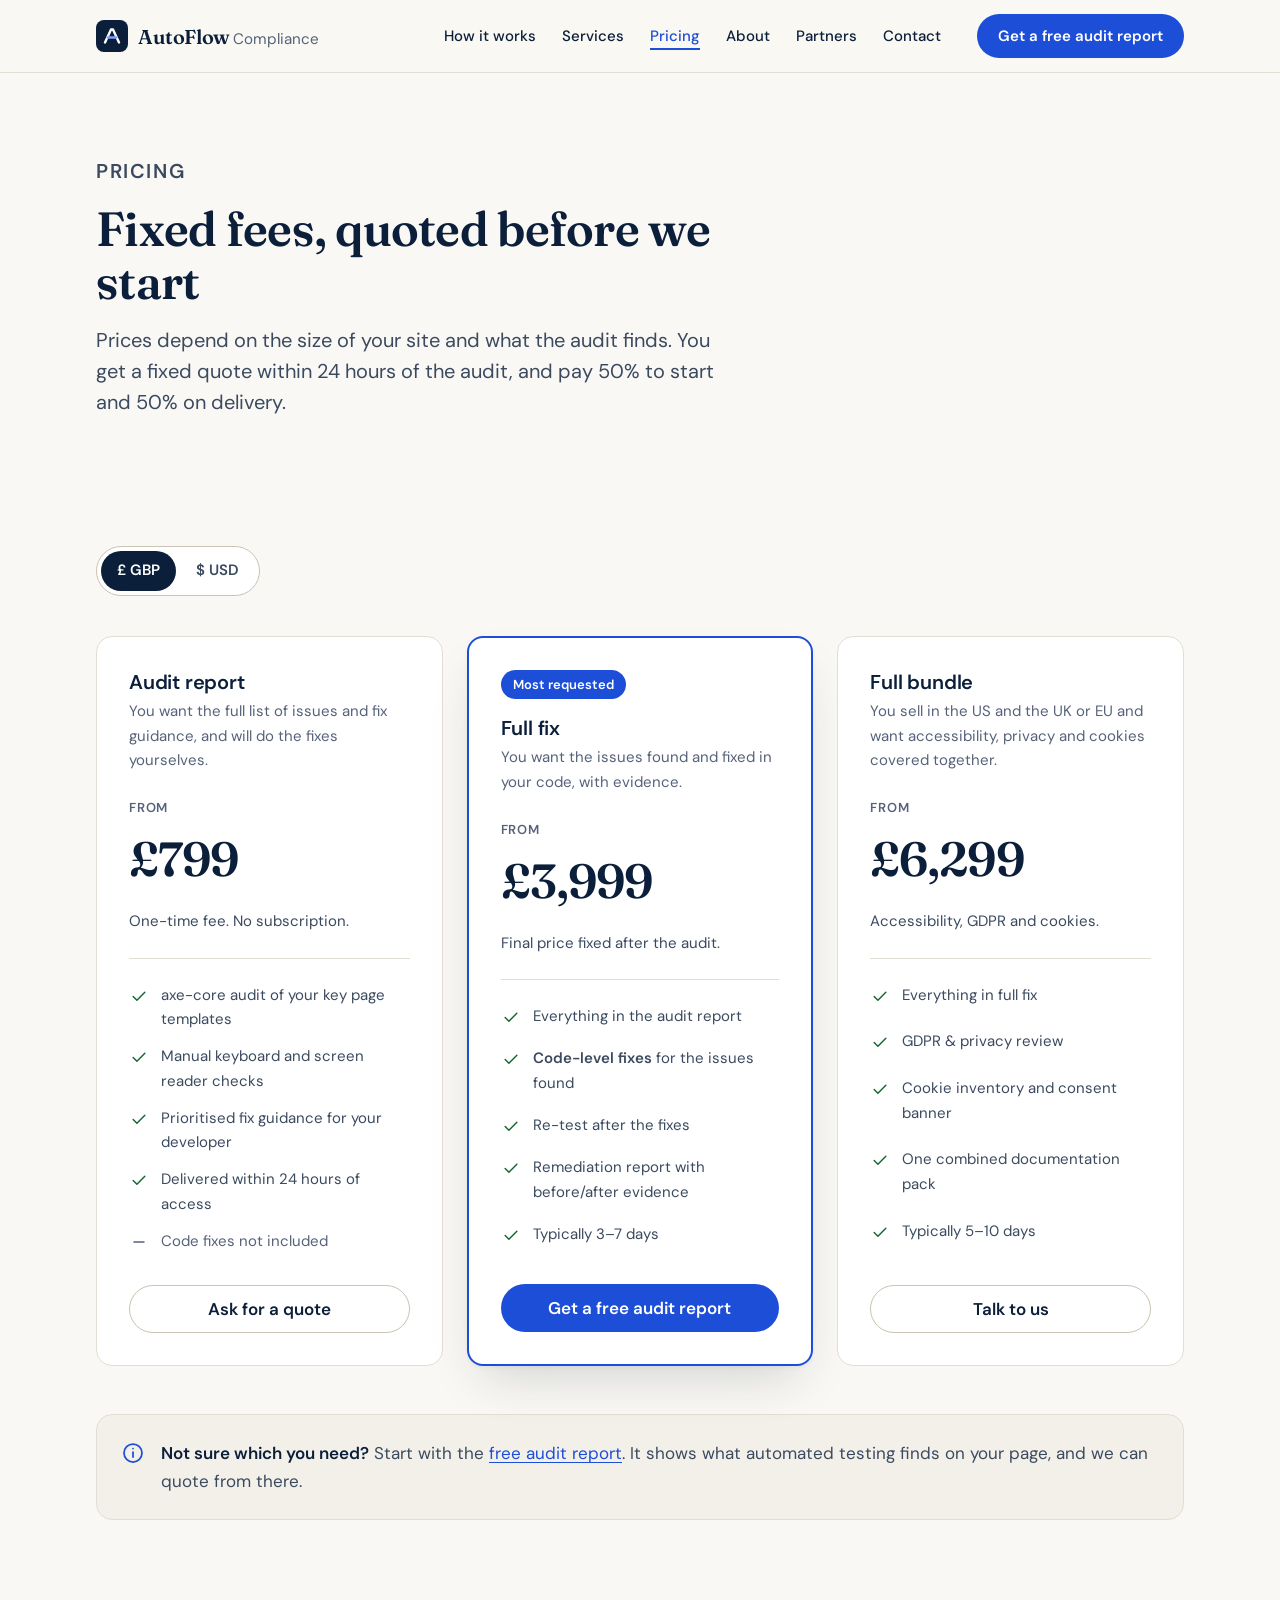
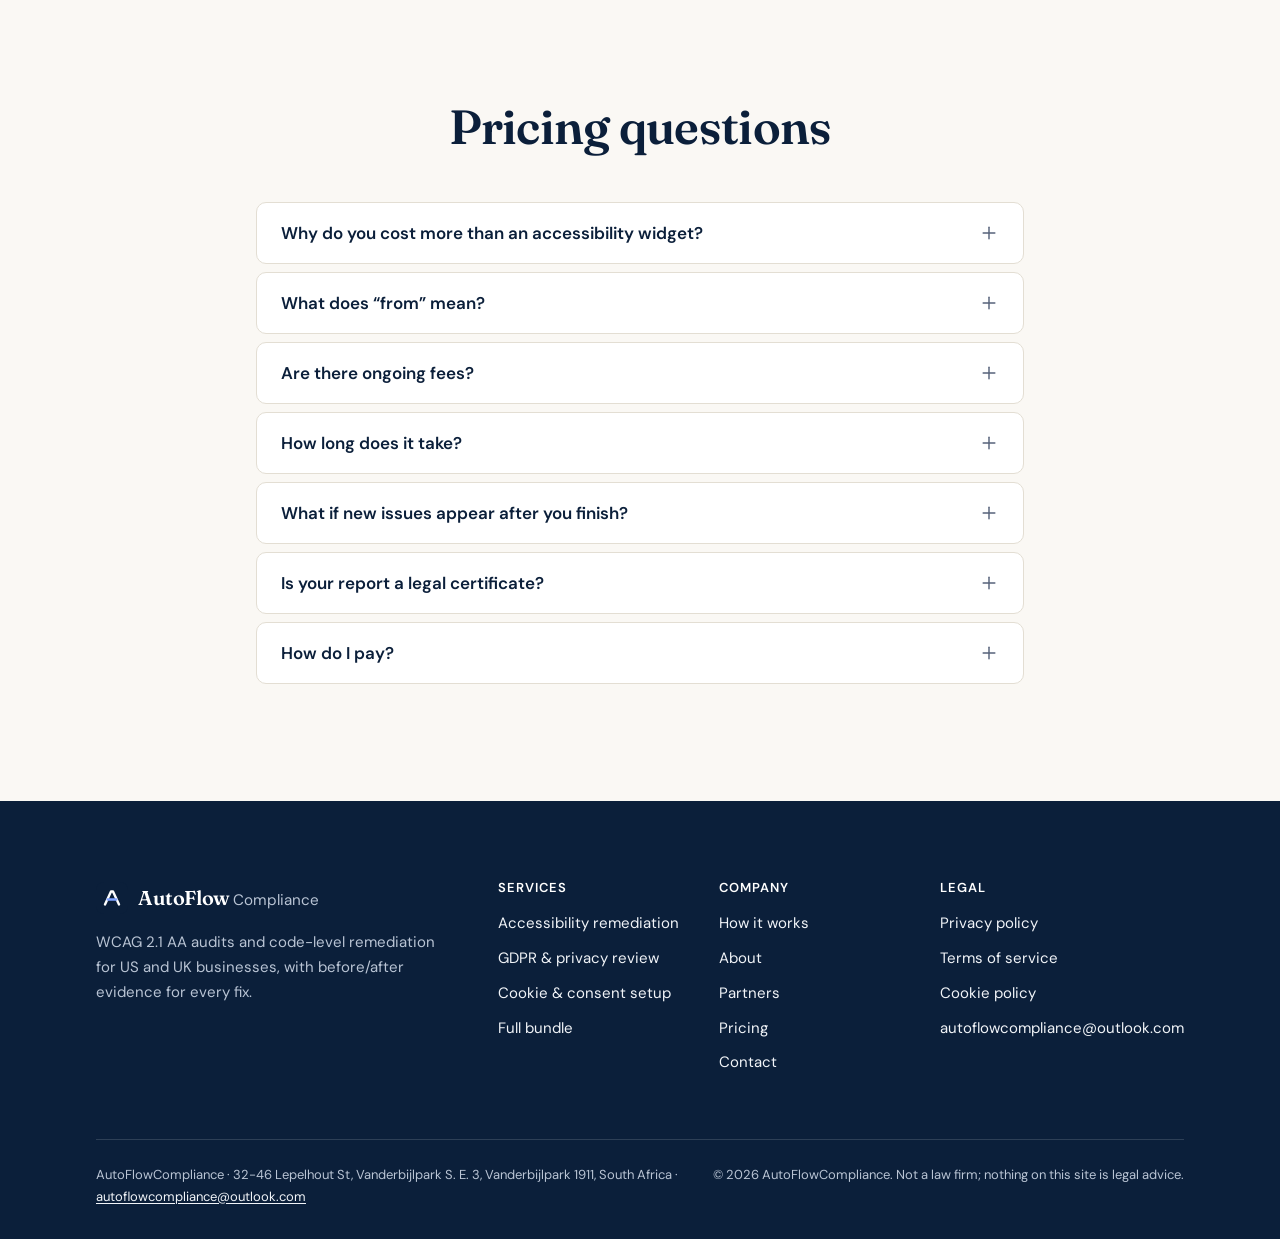
<file: pricing.html>
<!DOCTYPE html>
<html lang="en">
<head>
<meta charset="UTF-8">
<meta name="viewport" content="width=device-width, initial-scale=1">
<title>Pricing | AutoFlow Compliance</title>
<meta name="description" content="Fixed-fee pricing for accessibility audits and WCAG 2.1 AA remediation, in USD or GBP.">
<link rel="canonical" href="https://autoflowcompliance.github.io/autoflow/pricing.html">
<meta property="og:type" content="website">
<meta property="og:site_name" content="AutoFlow Compliance">
<meta property="og:title" content="Pricing | AutoFlow Compliance">
<meta property="og:description" content="Fixed-fee pricing for accessibility audits and WCAG 2.1 AA remediation, in USD or GBP.">
<meta property="og:url" content="https://autoflowcompliance.github.io/autoflow/pricing.html">
<meta name="twitter:card" content="summary">
<meta name="theme-color" content="#FAF8F4">
<link rel="icon" href="data:image/svg+xml,%3Csvg xmlns='http://www.w3.org/2000/svg' viewBox='0 0 32 32'%3E%3Crect width='32' height='32' rx='8' fill='%230B1F3A'/%3E%3Cpath d='M9 22.5 15 9.5h2l6 13' fill='none' stroke='white' stroke-width='2.4' stroke-linecap='round' stroke-linejoin='round'/%3E%3Cpath d='M11.8 17.5h8.4' stroke='%237FA2FF' stroke-width='2.4' stroke-linecap='round'/%3E%3C/svg%3E">
<link rel="preconnect" href="https://fonts.googleapis.com">
<link rel="preconnect" href="https://fonts.gstatic.com" crossorigin>
<link href="https://fonts.googleapis.com/css2?family=Fraunces:ital,opsz,wght@0,9..144,400;0,9..144,600;1,9..144,400&family=DM+Sans:opsz,wght@9..40,400;9..40,500;9..40,600&display=swap" rel="stylesheet">
<link rel="stylesheet" href="styles.css">
<script>document.documentElement.className+=' js';</script>
</head>
<body>
<a class="skip-link" href="#main">Skip to main content</a>
<header class="site-header">
  <div class="container nav-bar">
    <a class="brand" href="index.html" aria-label="AutoFlow Compliance, home"><svg class="brand-mark" viewBox="0 0 32 32" aria-hidden="true" focusable="false"><rect width="32" height="32" rx="8" fill="#0B1F3A"/><path d="M9 22.5 15 9.5h2l6 13" fill="none" stroke="#fff" stroke-width="2.4" stroke-linecap="round" stroke-linejoin="round"/><path d="M11.8 17.5h8.4" stroke="#7FA2FF" stroke-width="2.4" stroke-linecap="round"/></svg><span>AutoFlow <span class="brand-sub">Compliance</span></span></a>
    <button class="menu-toggle" type="button" aria-expanded="false" aria-controls="site-menu">
      <svg class="icon-open" viewBox="0 0 24 24" fill="none" stroke="currentColor" stroke-width="1.75" stroke-linecap="round" stroke-linejoin="round" aria-hidden="true" focusable="false"><path d="M4 7h16"/><path d="M4 12h16"/><path d="M4 17h16"/></svg><svg class="icon-close" viewBox="0 0 24 24" fill="none" stroke="currentColor" stroke-width="1.75" stroke-linecap="round" stroke-linejoin="round" aria-hidden="true" focusable="false"><path d="M7 7l10 10"/><path d="M17 7 7 17"/></svg><span>Menu</span>
    </button>
    <nav class="nav-menu" id="site-menu" aria-label="Main">
      <ul class="nav-list">
        <li><a href="index.html#how-it-works">How it works</a></li>
        <li><a href="services.html">Services</a></li>
        <li><a href="pricing.html" aria-current="page">Pricing</a></li>
        <li><a href="about.html">About</a></li>
        <li><a href="partners.html">Partners</a></li>
        <li><a href="contact.html">Contact</a></li>
      </ul>
      <a class="btn btn--primary btn--sm nav-cta" href="scan.html">Get a free audit report</a>
    </nav>
  </div>
</header>
<main id="main" tabindex="-1">
<section class="page-hero" aria-labelledby="page-title">
  <div class="container">
    <p class="eyebrow">Pricing</p>
    <h1 id="page-title">Fixed fees, quoted before we start</h1>
    <p>Prices depend on the size of your site and what the audit finds. You get a fixed quote within 24 hours of the audit, and pay 50% to start and 50% on delivery.</p>
  </div>
</section>

<section class="section--tight" aria-labelledby="plans-title">
  <div class="container">
    <h2 id="plans-title" class="sr-only">Plans</h2>
    <div class="currency-switch" role="group" aria-label="Show prices in">
      <button type="button" data-currency="gbp" aria-pressed="true">£ GBP</button>
      <button type="button" data-currency="usd" aria-pressed="false">$ USD</button>
    </div>
    <p id="currency-status" class="sr-only" role="status" aria-live="polite"></p>

    <div class="price-grid">
      <article class="price-card" aria-labelledby="p1">
        <h3 id="p1">Audit report</h3>
        <p class="price-card__for">You want the full list of issues and fix guidance, and will do the fixes yourselves.</p>
        <p class="price-card__from">From</p>
        <p class="price" data-usd="$999" data-gbp="£799">£799</p>
        <p class="price-card__terms">One-time fee. No subscription.</p>
        <ul class="check-list">
          <li><svg viewBox="0 0 24 24" fill="none" stroke="currentColor" stroke-width="1.75" stroke-linecap="round" stroke-linejoin="round" aria-hidden="true" focusable="false"><path d="m5 12.5 4.5 4.5L19 7.5"/></svg><span>axe-core audit of your key page templates</span></li>
          <li><svg viewBox="0 0 24 24" fill="none" stroke="currentColor" stroke-width="1.75" stroke-linecap="round" stroke-linejoin="round" aria-hidden="true" focusable="false"><path d="m5 12.5 4.5 4.5L19 7.5"/></svg><span>Manual keyboard and screen reader checks</span></li>
          <li><svg viewBox="0 0 24 24" fill="none" stroke="currentColor" stroke-width="1.75" stroke-linecap="round" stroke-linejoin="round" aria-hidden="true" focusable="false"><path d="m5 12.5 4.5 4.5L19 7.5"/></svg><span>Prioritised fix guidance for your developer</span></li>
          <li><svg viewBox="0 0 24 24" fill="none" stroke="currentColor" stroke-width="1.75" stroke-linecap="round" stroke-linejoin="round" aria-hidden="true" focusable="false"><path d="m5 12.5 4.5 4.5L19 7.5"/></svg><span>Delivered within 24 hours of access</span></li>
          <li class="is-excluded"><svg viewBox="0 0 24 24" fill="none" stroke="currentColor" stroke-width="1.75" stroke-linecap="round" stroke-linejoin="round" aria-hidden="true" focusable="false"><path d="M6 12h12"/></svg><span>Code fixes not included</span></li>
        </ul>
        <a class="btn btn--secondary btn--block" href="contact.html">Ask for a quote</a>
      </article>

      <article class="price-card price-card--featured" aria-labelledby="p2">
        <span class="price-card__badge">Most requested</span>
        <h3 id="p2">Full fix</h3>
        <p class="price-card__for">You want the issues found and fixed in your code, with evidence.</p>
        <p class="price-card__from">From</p>
        <p class="price" data-usd="$4,999" data-gbp="£3,999">£3,999</p>
        <p class="price-card__terms">Final price fixed after the audit.</p>
        <ul class="check-list">
          <li><svg viewBox="0 0 24 24" fill="none" stroke="currentColor" stroke-width="1.75" stroke-linecap="round" stroke-linejoin="round" aria-hidden="true" focusable="false"><path d="m5 12.5 4.5 4.5L19 7.5"/></svg><span>Everything in the audit report</span></li>
          <li><svg viewBox="0 0 24 24" fill="none" stroke="currentColor" stroke-width="1.75" stroke-linecap="round" stroke-linejoin="round" aria-hidden="true" focusable="false"><path d="m5 12.5 4.5 4.5L19 7.5"/></svg><span><strong>Code-level fixes</strong> for the issues found</span></li>
          <li><svg viewBox="0 0 24 24" fill="none" stroke="currentColor" stroke-width="1.75" stroke-linecap="round" stroke-linejoin="round" aria-hidden="true" focusable="false"><path d="m5 12.5 4.5 4.5L19 7.5"/></svg><span>Re-test after the fixes</span></li>
          <li><svg viewBox="0 0 24 24" fill="none" stroke="currentColor" stroke-width="1.75" stroke-linecap="round" stroke-linejoin="round" aria-hidden="true" focusable="false"><path d="m5 12.5 4.5 4.5L19 7.5"/></svg><span>Remediation report with before/after evidence</span></li>
          <li><svg viewBox="0 0 24 24" fill="none" stroke="currentColor" stroke-width="1.75" stroke-linecap="round" stroke-linejoin="round" aria-hidden="true" focusable="false"><path d="m5 12.5 4.5 4.5L19 7.5"/></svg><span>Typically 3–7 days</span></li>
        </ul>
        <a class="btn btn--primary btn--block" href="scan.html">Get a free audit report</a>
      </article>

      <article class="price-card" aria-labelledby="p3">
        <h3 id="p3">Full bundle</h3>
        <p class="price-card__for">You sell in the US and the UK or EU and want accessibility, privacy and cookies covered together.</p>
        <p class="price-card__from">From</p>
        <p class="price" data-usd="$7,999" data-gbp="£6,299">£6,299</p>
        <p class="price-card__terms">Accessibility, GDPR and cookies.</p>
        <ul class="check-list">
          <li><svg viewBox="0 0 24 24" fill="none" stroke="currentColor" stroke-width="1.75" stroke-linecap="round" stroke-linejoin="round" aria-hidden="true" focusable="false"><path d="m5 12.5 4.5 4.5L19 7.5"/></svg><span>Everything in full fix</span></li>
          <li><svg viewBox="0 0 24 24" fill="none" stroke="currentColor" stroke-width="1.75" stroke-linecap="round" stroke-linejoin="round" aria-hidden="true" focusable="false"><path d="m5 12.5 4.5 4.5L19 7.5"/></svg><span>GDPR &amp; privacy review</span></li>
          <li><svg viewBox="0 0 24 24" fill="none" stroke="currentColor" stroke-width="1.75" stroke-linecap="round" stroke-linejoin="round" aria-hidden="true" focusable="false"><path d="m5 12.5 4.5 4.5L19 7.5"/></svg><span>Cookie inventory and consent banner</span></li>
          <li><svg viewBox="0 0 24 24" fill="none" stroke="currentColor" stroke-width="1.75" stroke-linecap="round" stroke-linejoin="round" aria-hidden="true" focusable="false"><path d="m5 12.5 4.5 4.5L19 7.5"/></svg><span>One combined documentation pack</span></li>
          <li><svg viewBox="0 0 24 24" fill="none" stroke="currentColor" stroke-width="1.75" stroke-linecap="round" stroke-linejoin="round" aria-hidden="true" focusable="false"><path d="m5 12.5 4.5 4.5L19 7.5"/></svg><span>Typically 5–10 days</span></li>
        </ul>
        <a class="btn btn--secondary btn--block" href="contact.html">Talk to us</a>
      </article>
    </div>

    <div class="callout mt-6">
      <svg viewBox="0 0 24 24" fill="none" stroke="currentColor" stroke-width="1.75" stroke-linecap="round" stroke-linejoin="round" aria-hidden="true" focusable="false"><circle cx="12" cy="12" r="9"/><path d="M12 11v5"/><path d="M12 7.5h.01"/></svg>
      <p><strong>Not sure which you need?</strong> Start with the <a href="scan.html">free audit report</a>. It shows what automated testing finds on your page, and we can quote from there.</p>
    </div>
  </div>
</section>

<section class="section" aria-labelledby="faq-title">
  <div class="container">
    <div class="section-head section-head--center">
      <h2 id="faq-title">Pricing questions</h2>
    </div>
    <div class="faq faq--center">
      <details>
        <summary>Why do you cost more than an accessibility widget? <svg viewBox="0 0 24 24" fill="none" stroke="currentColor" stroke-width="1.75" stroke-linecap="round" stroke-linejoin="round" aria-hidden="true" focusable="false"><path d="M12 5v14"/><path d="M5 12h14"/></svg></summary>
        <div class="faq-a"><p>Widgets add a script on top of your site and charge monthly. They don't change the underlying code. We fix the code itself, test it by keyboard and screen reader, and document each change. That takes skilled time, which is what the fee covers.</p></div>
      </details>
      <details>
        <summary>What does “from” mean? <svg viewBox="0 0 24 24" fill="none" stroke="currentColor" stroke-width="1.75" stroke-linecap="round" stroke-linejoin="round" aria-hidden="true" focusable="false"><path d="M12 5v14"/><path d="M5 12h14"/></svg></summary>
        <div class="faq-a"><p>It's the starting price for a small site with a typical number of issues. After the audit we send a fixed quote. You'll know the exact cost before any work begins, and it won't change unless you add scope.</p></div>
      </details>
      <details>
        <summary>Are there ongoing fees? <svg viewBox="0 0 24 24" fill="none" stroke="currentColor" stroke-width="1.75" stroke-linecap="round" stroke-linejoin="round" aria-hidden="true" focusable="false"><path d="M12 5v14"/><path d="M5 12h14"/></svg></summary>
        <div class="faq-a"><p>No. Each engagement is a one-time fixed fee. If you later want a follow-up audit after a redesign or new content, we quote that separately.</p></div>
      </details>
      <details>
        <summary>How long does it take? <svg viewBox="0 0 24 24" fill="none" stroke="currentColor" stroke-width="1.75" stroke-linecap="round" stroke-linejoin="round" aria-hidden="true" focusable="false"><path d="M12 5v14"/><path d="M5 12h14"/></svg></summary>
        <div class="faq-a"><p>Audit report: within 24 hours of access. Full fix: typically 3–7 days. Full bundle: typically 5–10 days. Large or complex sites can take longer, and we'll tell you up front.</p></div>
      </details>
      <details>
        <summary>What if new issues appear after you finish? <svg viewBox="0 0 24 24" fill="none" stroke="currentColor" stroke-width="1.75" stroke-linecap="round" stroke-linejoin="round" aria-hidden="true" focusable="false"><path d="M12 5v14"/><path d="M5 12h14"/></svg></summary>
        <div class="faq-a"><p>Our report records the state of your site on the day we re-tested it. New content, plugins or theme changes can bring new issues, so we recommend a periodic re-audit if your site changes often.</p></div>
      </details>
      <details>
        <summary>Is your report a legal certificate? <svg viewBox="0 0 24 24" fill="none" stroke="currentColor" stroke-width="1.75" stroke-linecap="round" stroke-linejoin="round" aria-hidden="true" focusable="false"><path d="M12 5v14"/><path d="M5 12h14"/></svg></summary>
        <div class="faq-a"><p>No. It documents the technical work: the issues found, the changes made and the re-test results. You can share it with your lawyer, but it's not legal advice or a guarantee against claims.</p></div>
      </details>
      <details>
        <summary>How do I pay? <svg viewBox="0 0 24 24" fill="none" stroke="currentColor" stroke-width="1.75" stroke-linecap="round" stroke-linejoin="round" aria-hidden="true" focusable="false"><path d="M12 5v14"/><path d="M5 12h14"/></svg></summary>
        <div class="faq-a"><p>By invoice. 50% deposit before work starts, 50% on delivery.</p></div>
      </details>
    </div>
  </div>
</section>
</main>
<footer class="site-footer on-dark">
  <div class="container">
    <div class="footer-grid">
      <div class="footer-brand">
        <a class="brand" href="index.html" aria-label="AutoFlow Compliance, home"><svg class="brand-mark" viewBox="0 0 32 32" aria-hidden="true" focusable="false"><rect width="32" height="32" rx="8" fill="#0B1F3A"/><path d="M9 22.5 15 9.5h2l6 13" fill="none" stroke="#fff" stroke-width="2.4" stroke-linecap="round" stroke-linejoin="round"/><path d="M11.8 17.5h8.4" stroke="#7FA2FF" stroke-width="2.4" stroke-linecap="round"/></svg><span>AutoFlow <span class="brand-sub">Compliance</span></span></a>
        <p>WCAG 2.1 AA audits and code-level remediation for US and UK businesses, with before/after evidence for every fix.</p>
      </div>
      <nav class="footer-col" aria-labelledby="f-services">
        <h2 id="f-services">Services</h2>
        <ul>
          <li><a href="services.html#accessibility">Accessibility remediation</a></li>
          <li><a href="services.html#gdpr">GDPR &amp; privacy review</a></li>
          <li><a href="services.html#cookies">Cookie &amp; consent setup</a></li>
          <li><a href="services.html#bundle">Full bundle</a></li>
        </ul>
      </nav>
      <nav class="footer-col" aria-labelledby="f-company">
        <h2 id="f-company">Company</h2>
        <ul>
          <li><a href="index.html#how-it-works">How it works</a></li>
          <li><a href="about.html">About</a></li>
          <li><a href="partners.html">Partners</a></li>
          <li><a href="pricing.html">Pricing</a></li>
          <li><a href="contact.html">Contact</a></li>
        </ul>
      </nav>
      <nav class="footer-col" aria-labelledby="f-legal">
        <h2 id="f-legal">Legal</h2>
        <ul>
          <li><a href="privacy.html">Privacy policy</a></li>
          <li><a href="terms.html">Terms of service</a></li>
          <li><a href="cookies.html">Cookie policy</a></li>
          <li><a href="mailto:autoflowcompliance@outlook.com">autoflowcompliance@outlook.com</a></li>
        </ul>
      </nav>
    </div>
    <div class="footer-bottom">
      <address>AutoFlowCompliance · 32-46 Lepelhout St, Vanderbijlpark S. E. 3, Vanderbijlpark 1911, South Africa · <a href="mailto:autoflowcompliance@outlook.com">autoflowcompliance@outlook.com</a></address>
      <span>© 2026 AutoFlowCompliance. Not a law firm; nothing on this site is legal advice.</span>
    </div>
  </div>
</footer>
<script src="main.js"></script>
</body>
</html>
</file>
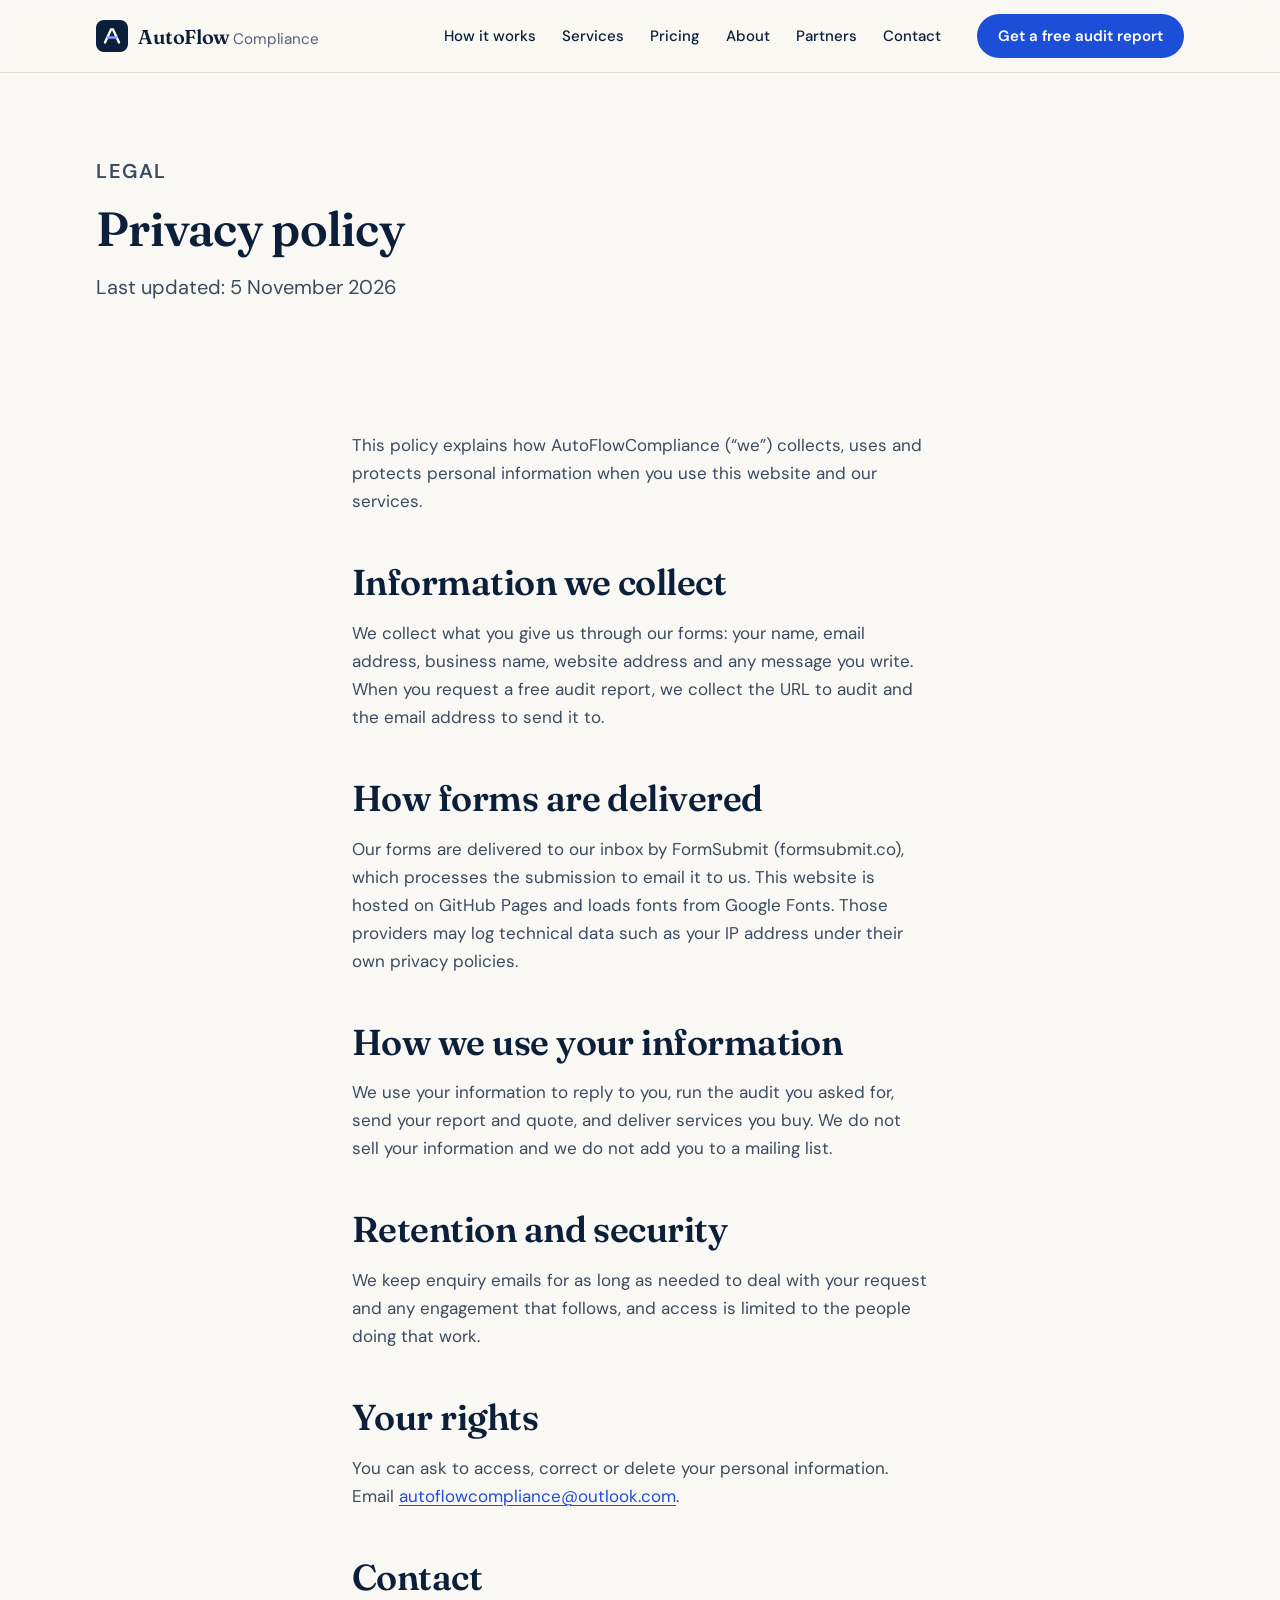
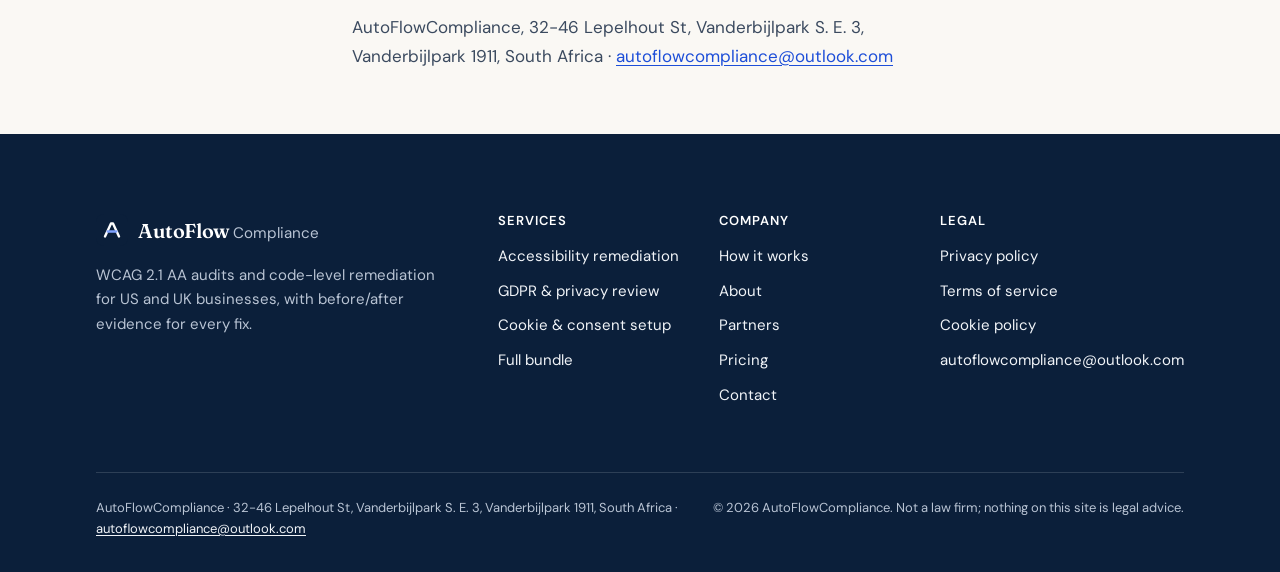
<file: privacy.html>
<!DOCTYPE html>
<html lang="en">
<head>
<meta charset="UTF-8">
<meta name="viewport" content="width=device-width, initial-scale=1">
<title>Privacy policy | AutoFlow Compliance</title>
<meta name="description" content="How AutoFlow Compliance collects, uses and protects personal information.">
<link rel="canonical" href="https://autoflowcompliance.github.io/autoflow/privacy.html">
<meta property="og:type" content="website">
<meta property="og:site_name" content="AutoFlow Compliance">
<meta property="og:title" content="Privacy policy | AutoFlow Compliance">
<meta property="og:description" content="How AutoFlow Compliance collects, uses and protects personal information.">
<meta property="og:url" content="https://autoflowcompliance.github.io/autoflow/privacy.html">
<meta name="twitter:card" content="summary">
<meta name="theme-color" content="#FAF8F4">
<link rel="icon" href="data:image/svg+xml,%3Csvg xmlns='http://www.w3.org/2000/svg' viewBox='0 0 32 32'%3E%3Crect width='32' height='32' rx='8' fill='%230B1F3A'/%3E%3Cpath d='M9 22.5 15 9.5h2l6 13' fill='none' stroke='white' stroke-width='2.4' stroke-linecap='round' stroke-linejoin='round'/%3E%3Cpath d='M11.8 17.5h8.4' stroke='%237FA2FF' stroke-width='2.4' stroke-linecap='round'/%3E%3C/svg%3E">
<link rel="preconnect" href="https://fonts.googleapis.com">
<link rel="preconnect" href="https://fonts.gstatic.com" crossorigin>
<link href="https://fonts.googleapis.com/css2?family=Fraunces:ital,opsz,wght@0,9..144,400;0,9..144,600;1,9..144,400&family=DM+Sans:opsz,wght@9..40,400;9..40,500;9..40,600&display=swap" rel="stylesheet">
<link rel="stylesheet" href="styles.css">
<script>document.documentElement.className+=' js';</script>
</head>
<body>
<a class="skip-link" href="#main">Skip to main content</a>
<header class="site-header">
  <div class="container nav-bar">
    <a class="brand" href="index.html" aria-label="AutoFlow Compliance, home"><svg class="brand-mark" viewBox="0 0 32 32" aria-hidden="true" focusable="false"><rect width="32" height="32" rx="8" fill="#0B1F3A"/><path d="M9 22.5 15 9.5h2l6 13" fill="none" stroke="#fff" stroke-width="2.4" stroke-linecap="round" stroke-linejoin="round"/><path d="M11.8 17.5h8.4" stroke="#7FA2FF" stroke-width="2.4" stroke-linecap="round"/></svg><span>AutoFlow <span class="brand-sub">Compliance</span></span></a>
    <button class="menu-toggle" type="button" aria-expanded="false" aria-controls="site-menu">
      <svg class="icon-open" viewBox="0 0 24 24" fill="none" stroke="currentColor" stroke-width="1.75" stroke-linecap="round" stroke-linejoin="round" aria-hidden="true" focusable="false"><path d="M4 7h16"/><path d="M4 12h16"/><path d="M4 17h16"/></svg><svg class="icon-close" viewBox="0 0 24 24" fill="none" stroke="currentColor" stroke-width="1.75" stroke-linecap="round" stroke-linejoin="round" aria-hidden="true" focusable="false"><path d="M7 7l10 10"/><path d="M17 7 7 17"/></svg><span>Menu</span>
    </button>
    <nav class="nav-menu" id="site-menu" aria-label="Main">
      <ul class="nav-list">
        <li><a href="index.html#how-it-works">How it works</a></li>
        <li><a href="services.html">Services</a></li>
        <li><a href="pricing.html">Pricing</a></li>
        <li><a href="about.html">About</a></li>
        <li><a href="partners.html">Partners</a></li>
        <li><a href="contact.html">Contact</a></li>
      </ul>
      <a class="btn btn--primary btn--sm nav-cta" href="scan.html">Get a free audit report</a>
    </nav>
  </div>
</header>
<main id="main" tabindex="-1">
<section class="page-hero" aria-labelledby="page-title">
  <div class="container">
    <p class="eyebrow">Legal</p>
    <h1 id="page-title">Privacy policy</h1>
    <p>Last updated: 5 November 2026</p>
  </div>
</section>
<section class="section--tight">
  <div class="container prose">
    <p>This policy explains how AutoFlowCompliance (“we”) collects, uses and protects personal information when you use this website and our services.</p>
    <h2>Information we collect</h2>
    <p>We collect what you give us through our forms: your name, email address, business name, website address and any message you write. When you request a free audit report, we collect the URL to audit and the email address to send it to.</p>
    <h2>How forms are delivered</h2>
    <p>Our forms are delivered to our inbox by FormSubmit (formsubmit.co), which processes the submission to email it to us. This website is hosted on GitHub Pages and loads fonts from Google Fonts. Those providers may log technical data such as your IP address under their own privacy policies.</p>
    <h2>How we use your information</h2>
    <p>We use your information to reply to you, run the audit you asked for, send your report and quote, and deliver services you buy. We do not sell your information and we do not add you to a mailing list.</p>
    <h2>Retention and security</h2>
    <p>We keep enquiry emails for as long as needed to deal with your request and any engagement that follows, and access is limited to the people doing that work.</p>
    <h2>Your rights</h2>
    <p>You can ask to access, correct or delete your personal information. Email <a href="mailto:autoflowcompliance@outlook.com">autoflowcompliance@outlook.com</a>.</p>
    <h2>Contact</h2>
    <p>AutoFlowCompliance, 32-46 Lepelhout St, Vanderbijlpark S. E. 3, Vanderbijlpark 1911, South Africa · <a href="mailto:autoflowcompliance@outlook.com">autoflowcompliance@outlook.com</a></p>
  </div>
</section>
</main>
<footer class="site-footer on-dark">
  <div class="container">
    <div class="footer-grid">
      <div class="footer-brand">
        <a class="brand" href="index.html" aria-label="AutoFlow Compliance, home"><svg class="brand-mark" viewBox="0 0 32 32" aria-hidden="true" focusable="false"><rect width="32" height="32" rx="8" fill="#0B1F3A"/><path d="M9 22.5 15 9.5h2l6 13" fill="none" stroke="#fff" stroke-width="2.4" stroke-linecap="round" stroke-linejoin="round"/><path d="M11.8 17.5h8.4" stroke="#7FA2FF" stroke-width="2.4" stroke-linecap="round"/></svg><span>AutoFlow <span class="brand-sub">Compliance</span></span></a>
        <p>WCAG 2.1 AA audits and code-level remediation for US and UK businesses, with before/after evidence for every fix.</p>
      </div>
      <nav class="footer-col" aria-labelledby="f-services">
        <h2 id="f-services">Services</h2>
        <ul>
          <li><a href="services.html#accessibility">Accessibility remediation</a></li>
          <li><a href="services.html#gdpr">GDPR &amp; privacy review</a></li>
          <li><a href="services.html#cookies">Cookie &amp; consent setup</a></li>
          <li><a href="services.html#bundle">Full bundle</a></li>
        </ul>
      </nav>
      <nav class="footer-col" aria-labelledby="f-company">
        <h2 id="f-company">Company</h2>
        <ul>
          <li><a href="index.html#how-it-works">How it works</a></li>
          <li><a href="about.html">About</a></li>
          <li><a href="partners.html">Partners</a></li>
          <li><a href="pricing.html">Pricing</a></li>
          <li><a href="contact.html">Contact</a></li>
        </ul>
      </nav>
      <nav class="footer-col" aria-labelledby="f-legal">
        <h2 id="f-legal">Legal</h2>
        <ul>
          <li><a href="privacy.html">Privacy policy</a></li>
          <li><a href="terms.html">Terms of service</a></li>
          <li><a href="cookies.html">Cookie policy</a></li>
          <li><a href="mailto:autoflowcompliance@outlook.com">autoflowcompliance@outlook.com</a></li>
        </ul>
      </nav>
    </div>
    <div class="footer-bottom">
      <address>AutoFlowCompliance · 32-46 Lepelhout St, Vanderbijlpark S. E. 3, Vanderbijlpark 1911, South Africa · <a href="mailto:autoflowcompliance@outlook.com">autoflowcompliance@outlook.com</a></address>
      <span>© 2026 AutoFlowCompliance. Not a law firm; nothing on this site is legal advice.</span>
    </div>
  </div>
</footer>
<script src="main.js"></script>
</body>
</html>
</file>
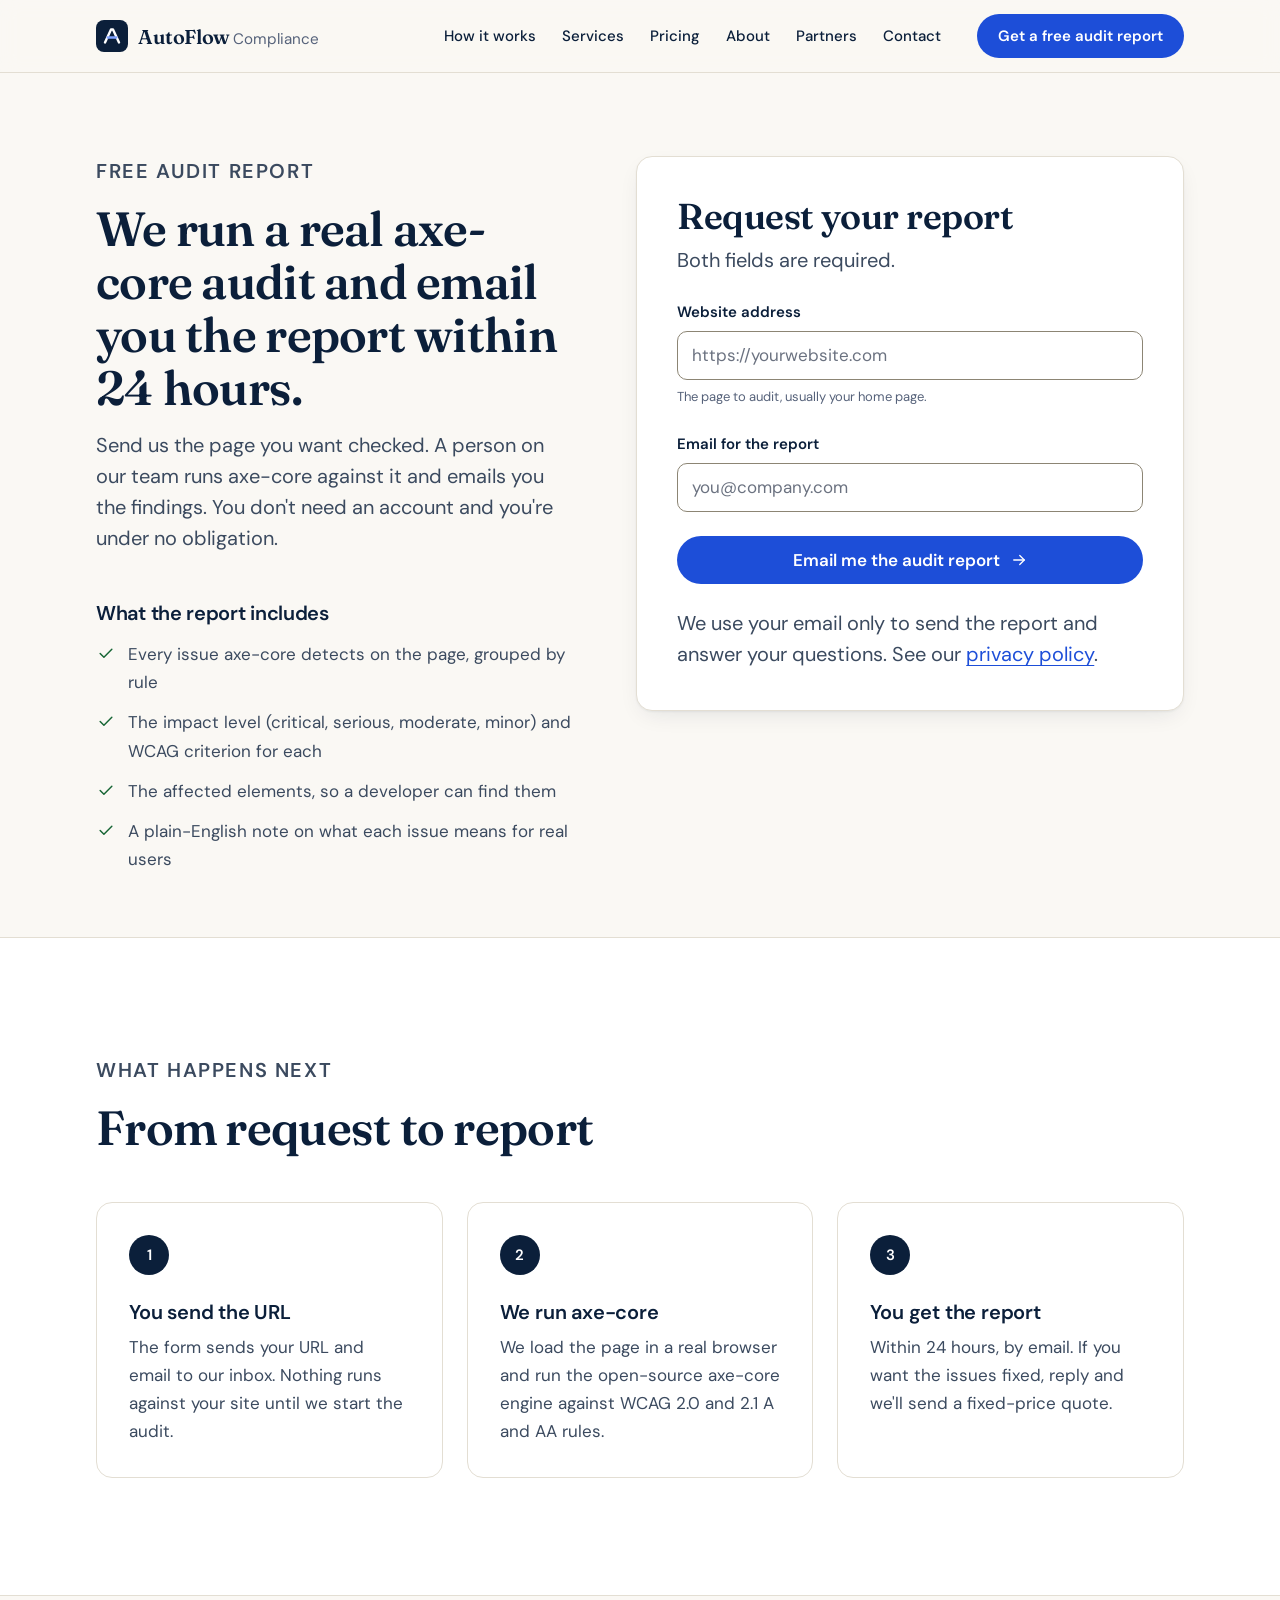
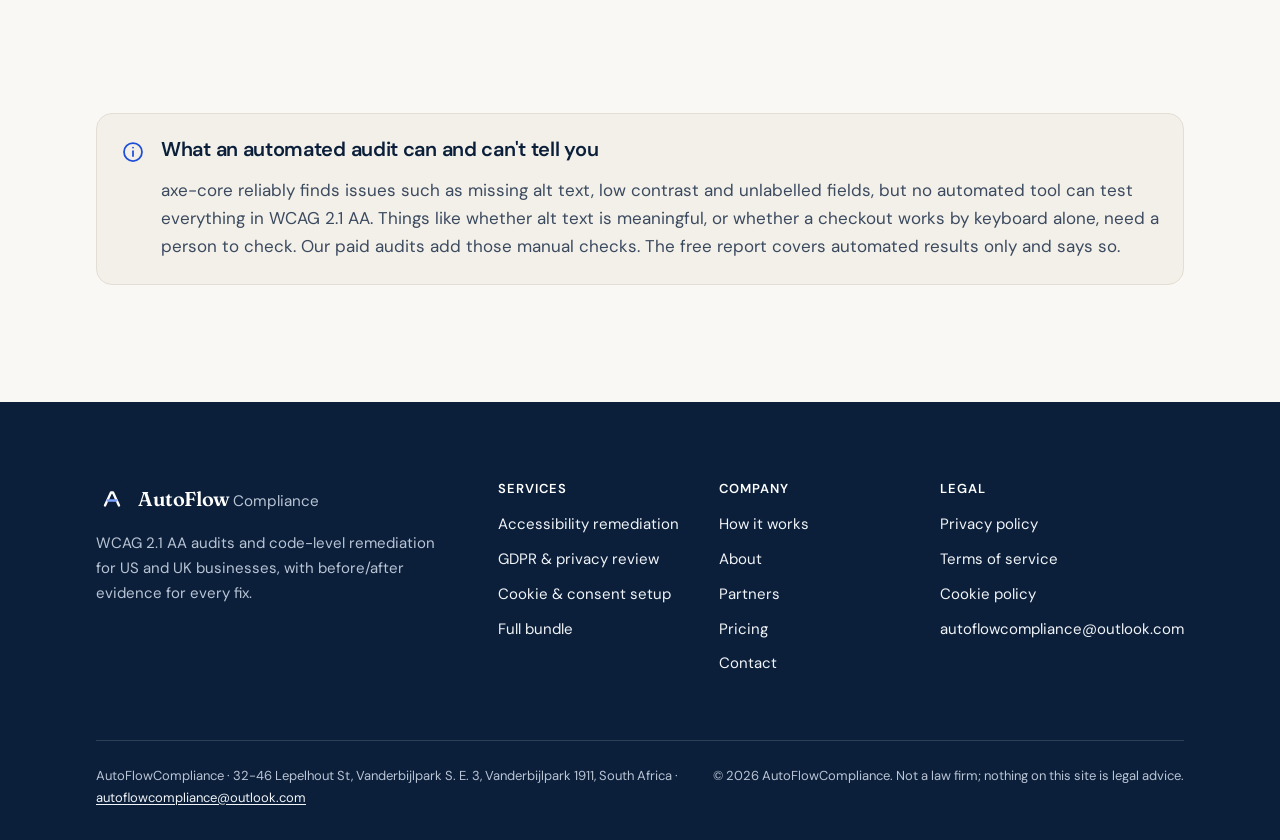
<file: scan.html>
<!DOCTYPE html>
<html lang="en">
<head>
<meta charset="UTF-8">
<meta name="viewport" content="width=device-width, initial-scale=1">
<title>Free audit report | AutoFlow Compliance</title>
<meta name="description" content="Request a free accessibility audit report. We run a real axe-core audit on your page and email the report within 24 hours.">
<link rel="canonical" href="https://autoflowcompliance.github.io/autoflow/scan.html">
<meta property="og:type" content="website">
<meta property="og:site_name" content="AutoFlow Compliance">
<meta property="og:title" content="Free audit report | AutoFlow Compliance">
<meta property="og:description" content="Request a free accessibility audit report. We run a real axe-core audit on your page and email the report within 24 hours.">
<meta property="og:url" content="https://autoflowcompliance.github.io/autoflow/scan.html">
<meta name="twitter:card" content="summary">
<meta name="theme-color" content="#FAF8F4">
<link rel="icon" href="data:image/svg+xml,%3Csvg xmlns='http://www.w3.org/2000/svg' viewBox='0 0 32 32'%3E%3Crect width='32' height='32' rx='8' fill='%230B1F3A'/%3E%3Cpath d='M9 22.5 15 9.5h2l6 13' fill='none' stroke='white' stroke-width='2.4' stroke-linecap='round' stroke-linejoin='round'/%3E%3Cpath d='M11.8 17.5h8.4' stroke='%237FA2FF' stroke-width='2.4' stroke-linecap='round'/%3E%3C/svg%3E">
<link rel="preconnect" href="https://fonts.googleapis.com">
<link rel="preconnect" href="https://fonts.gstatic.com" crossorigin>
<link href="https://fonts.googleapis.com/css2?family=Fraunces:ital,opsz,wght@0,9..144,400;0,9..144,600;1,9..144,400&family=DM+Sans:opsz,wght@9..40,400;9..40,500;9..40,600&display=swap" rel="stylesheet">
<link rel="stylesheet" href="styles.css">
<script>document.documentElement.className+=' js';</script>
</head>
<body>
<a class="skip-link" href="#main">Skip to main content</a>
<header class="site-header">
  <div class="container nav-bar">
    <a class="brand" href="index.html" aria-label="AutoFlow Compliance, home"><svg class="brand-mark" viewBox="0 0 32 32" aria-hidden="true" focusable="false"><rect width="32" height="32" rx="8" fill="#0B1F3A"/><path d="M9 22.5 15 9.5h2l6 13" fill="none" stroke="#fff" stroke-width="2.4" stroke-linecap="round" stroke-linejoin="round"/><path d="M11.8 17.5h8.4" stroke="#7FA2FF" stroke-width="2.4" stroke-linecap="round"/></svg><span>AutoFlow <span class="brand-sub">Compliance</span></span></a>
    <button class="menu-toggle" type="button" aria-expanded="false" aria-controls="site-menu">
      <svg class="icon-open" viewBox="0 0 24 24" fill="none" stroke="currentColor" stroke-width="1.75" stroke-linecap="round" stroke-linejoin="round" aria-hidden="true" focusable="false"><path d="M4 7h16"/><path d="M4 12h16"/><path d="M4 17h16"/></svg><svg class="icon-close" viewBox="0 0 24 24" fill="none" stroke="currentColor" stroke-width="1.75" stroke-linecap="round" stroke-linejoin="round" aria-hidden="true" focusable="false"><path d="M7 7l10 10"/><path d="M17 7 7 17"/></svg><span>Menu</span>
    </button>
    <nav class="nav-menu" id="site-menu" aria-label="Main">
      <ul class="nav-list">
        <li><a href="index.html#how-it-works">How it works</a></li>
        <li><a href="services.html">Services</a></li>
        <li><a href="pricing.html">Pricing</a></li>
        <li><a href="about.html">About</a></li>
        <li><a href="partners.html">Partners</a></li>
        <li><a href="contact.html">Contact</a></li>
      </ul>
      <a class="btn btn--primary btn--sm nav-cta" href="scan.html" aria-current="page">Get a free audit report</a>
    </nav>
  </div>
</header>
<main id="main" tabindex="-1">
<section class="page-hero" aria-labelledby="page-title">
  <div class="container split">
    <div>
      <p class="eyebrow">Free audit report</p>
      <h1 id="page-title">We run a real axe-core audit and email you the report within 24 hours.</h1>
      <p>Send us the page you want checked. A person on our team runs axe-core against it and emails you the findings. You don't need an account and you're under no obligation.</p>

      <h2 class="h-md mt-6">What the report includes</h2>
      <ul class="check-list mt-2">
        <li><svg viewBox="0 0 24 24" fill="none" stroke="currentColor" stroke-width="1.75" stroke-linecap="round" stroke-linejoin="round" aria-hidden="true" focusable="false"><path d="m5 12.5 4.5 4.5L19 7.5"/></svg><span>Every issue axe-core detects on the page, grouped by rule</span></li>
        <li><svg viewBox="0 0 24 24" fill="none" stroke="currentColor" stroke-width="1.75" stroke-linecap="round" stroke-linejoin="round" aria-hidden="true" focusable="false"><path d="m5 12.5 4.5 4.5L19 7.5"/></svg><span>The impact level (critical, serious, moderate, minor) and WCAG criterion for each</span></li>
        <li><svg viewBox="0 0 24 24" fill="none" stroke="currentColor" stroke-width="1.75" stroke-linecap="round" stroke-linejoin="round" aria-hidden="true" focusable="false"><path d="m5 12.5 4.5 4.5L19 7.5"/></svg><span>The affected elements, so a developer can find them</span></li>
        <li><svg viewBox="0 0 24 24" fill="none" stroke="currentColor" stroke-width="1.75" stroke-linecap="round" stroke-linejoin="round" aria-hidden="true" focusable="false"><path d="m5 12.5 4.5 4.5L19 7.5"/></svg><span>A plain-English note on what each issue means for real users</span></li>
      </ul>
    </div>

    <div class="form-card" id="audit-form">
      <h2>Request your report</h2>
      <p>Both fields are required.</p>
      <form class="form-grid" action="https://formsubmit.co/autoflowcompliance@outlook.com" method="POST" data-formsubmit
            data-success-heading="Request received."
            data-success-body="We'll run the axe-core audit and email your report within 24 hours.">
        <input type="hidden" name="_subject" value="Free audit report request">
        <input type="hidden" name="_template" value="table">
        <input type="hidden" name="_next" value="https://autoflowcompliance.github.io/autoflow/thanks.html">
        <input type="hidden" name="form" value="free-audit-report">
        <div class="hp" aria-hidden="true"><label for="audit-honey">Leave this field empty</label><input id="audit-honey" type="text" name="_honey" tabindex="-1" autocomplete="off"></div>

        <div class="field">
          <label for="audit-url">Website address</label>
          <input id="audit-url" name="url" type="url" inputmode="url" autocomplete="url" placeholder="https://yourwebsite.com" required aria-describedby="audit-url-hint">
          <span class="hint" id="audit-url-hint">The page to audit, usually your home page.</span>
        </div>
        <div class="field">
          <label for="audit-email">Email for the report</label>
          <input id="audit-email" name="email" type="email" autocomplete="email" placeholder="you@company.com" required>
        </div>
        <button class="btn btn--primary btn--block" type="submit">Email me the audit report <svg viewBox="0 0 24 24" fill="none" stroke="currentColor" stroke-width="1.75" stroke-linecap="round" stroke-linejoin="round" aria-hidden="true" focusable="false"><path d="M5 12h14"/><path d="m13 6 6 6-6 6"/></svg></button>
        <p class="form-status" role="status" aria-live="polite"></p>
        <p class="form-note">We use your email only to send the report and answer your questions. See our <a href="privacy.html">privacy policy</a>.</p>
      </form>
    </div>
  </div>
</section>

<section class="section section--surface" aria-labelledby="process-title">
  <div class="container">
    <div class="section-head">
      <p class="eyebrow">What happens next</p>
      <h2 id="process-title">From request to report</h2>
    </div>
    <ol class="steps">
      <li class="step">
        <span class="step__num" aria-hidden="true">1</span>
        <h3>You send the URL</h3>
        <p>The form sends your URL and email to our inbox. Nothing runs against your site until we start the audit.</p>
      </li>
      <li class="step">
        <span class="step__num" aria-hidden="true">2</span>
        <h3>We run axe-core</h3>
        <p>We load the page in a real browser and run the open-source axe-core engine against WCAG 2.0 and 2.1 A and AA rules.</p>
      </li>
      <li class="step">
        <span class="step__num" aria-hidden="true">3</span>
        <h3>You get the report</h3>
        <p>Within 24 hours, by email. If you want the issues fixed, reply and we'll send a fixed-price quote.</p>
      </li>
    </ol>
  </div>
</section>

<section class="section" aria-labelledby="limits-title">
  <div class="container">
    <div class="callout">
      <svg viewBox="0 0 24 24" fill="none" stroke="currentColor" stroke-width="1.75" stroke-linecap="round" stroke-linejoin="round" aria-hidden="true" focusable="false"><circle cx="12" cy="12" r="9"/><path d="M12 11v5"/><path d="M12 7.5h.01"/></svg>
      <div>
        <h2 id="limits-title" class="h-md">What an automated audit can and can't tell you</h2>
        <p class="mt-2">axe-core reliably finds issues such as missing alt text, low contrast and unlabelled fields, but no automated tool can test everything in WCAG 2.1 AA. Things like whether alt text is meaningful, or whether a checkout works by keyboard alone, need a person to check. Our paid audits add those manual checks. The free report covers automated results only and says so.</p>
      </div>
    </div>
  </div>
</section>
</main>
<footer class="site-footer on-dark">
  <div class="container">
    <div class="footer-grid">
      <div class="footer-brand">
        <a class="brand" href="index.html" aria-label="AutoFlow Compliance, home"><svg class="brand-mark" viewBox="0 0 32 32" aria-hidden="true" focusable="false"><rect width="32" height="32" rx="8" fill="#0B1F3A"/><path d="M9 22.5 15 9.5h2l6 13" fill="none" stroke="#fff" stroke-width="2.4" stroke-linecap="round" stroke-linejoin="round"/><path d="M11.8 17.5h8.4" stroke="#7FA2FF" stroke-width="2.4" stroke-linecap="round"/></svg><span>AutoFlow <span class="brand-sub">Compliance</span></span></a>
        <p>WCAG 2.1 AA audits and code-level remediation for US and UK businesses, with before/after evidence for every fix.</p>
      </div>
      <nav class="footer-col" aria-labelledby="f-services">
        <h2 id="f-services">Services</h2>
        <ul>
          <li><a href="services.html#accessibility">Accessibility remediation</a></li>
          <li><a href="services.html#gdpr">GDPR &amp; privacy review</a></li>
          <li><a href="services.html#cookies">Cookie &amp; consent setup</a></li>
          <li><a href="services.html#bundle">Full bundle</a></li>
        </ul>
      </nav>
      <nav class="footer-col" aria-labelledby="f-company">
        <h2 id="f-company">Company</h2>
        <ul>
          <li><a href="index.html#how-it-works">How it works</a></li>
          <li><a href="about.html">About</a></li>
          <li><a href="partners.html">Partners</a></li>
          <li><a href="pricing.html">Pricing</a></li>
          <li><a href="contact.html">Contact</a></li>
        </ul>
      </nav>
      <nav class="footer-col" aria-labelledby="f-legal">
        <h2 id="f-legal">Legal</h2>
        <ul>
          <li><a href="privacy.html">Privacy policy</a></li>
          <li><a href="terms.html">Terms of service</a></li>
          <li><a href="cookies.html">Cookie policy</a></li>
          <li><a href="mailto:autoflowcompliance@outlook.com">autoflowcompliance@outlook.com</a></li>
        </ul>
      </nav>
    </div>
    <div class="footer-bottom">
      <address>AutoFlowCompliance · 32-46 Lepelhout St, Vanderbijlpark S. E. 3, Vanderbijlpark 1911, South Africa · <a href="mailto:autoflowcompliance@outlook.com">autoflowcompliance@outlook.com</a></address>
      <span>© 2026 AutoFlowCompliance. Not a law firm; nothing on this site is legal advice.</span>
    </div>
  </div>
</footer>
<script src="main.js"></script>
</body>
</html>
</file>
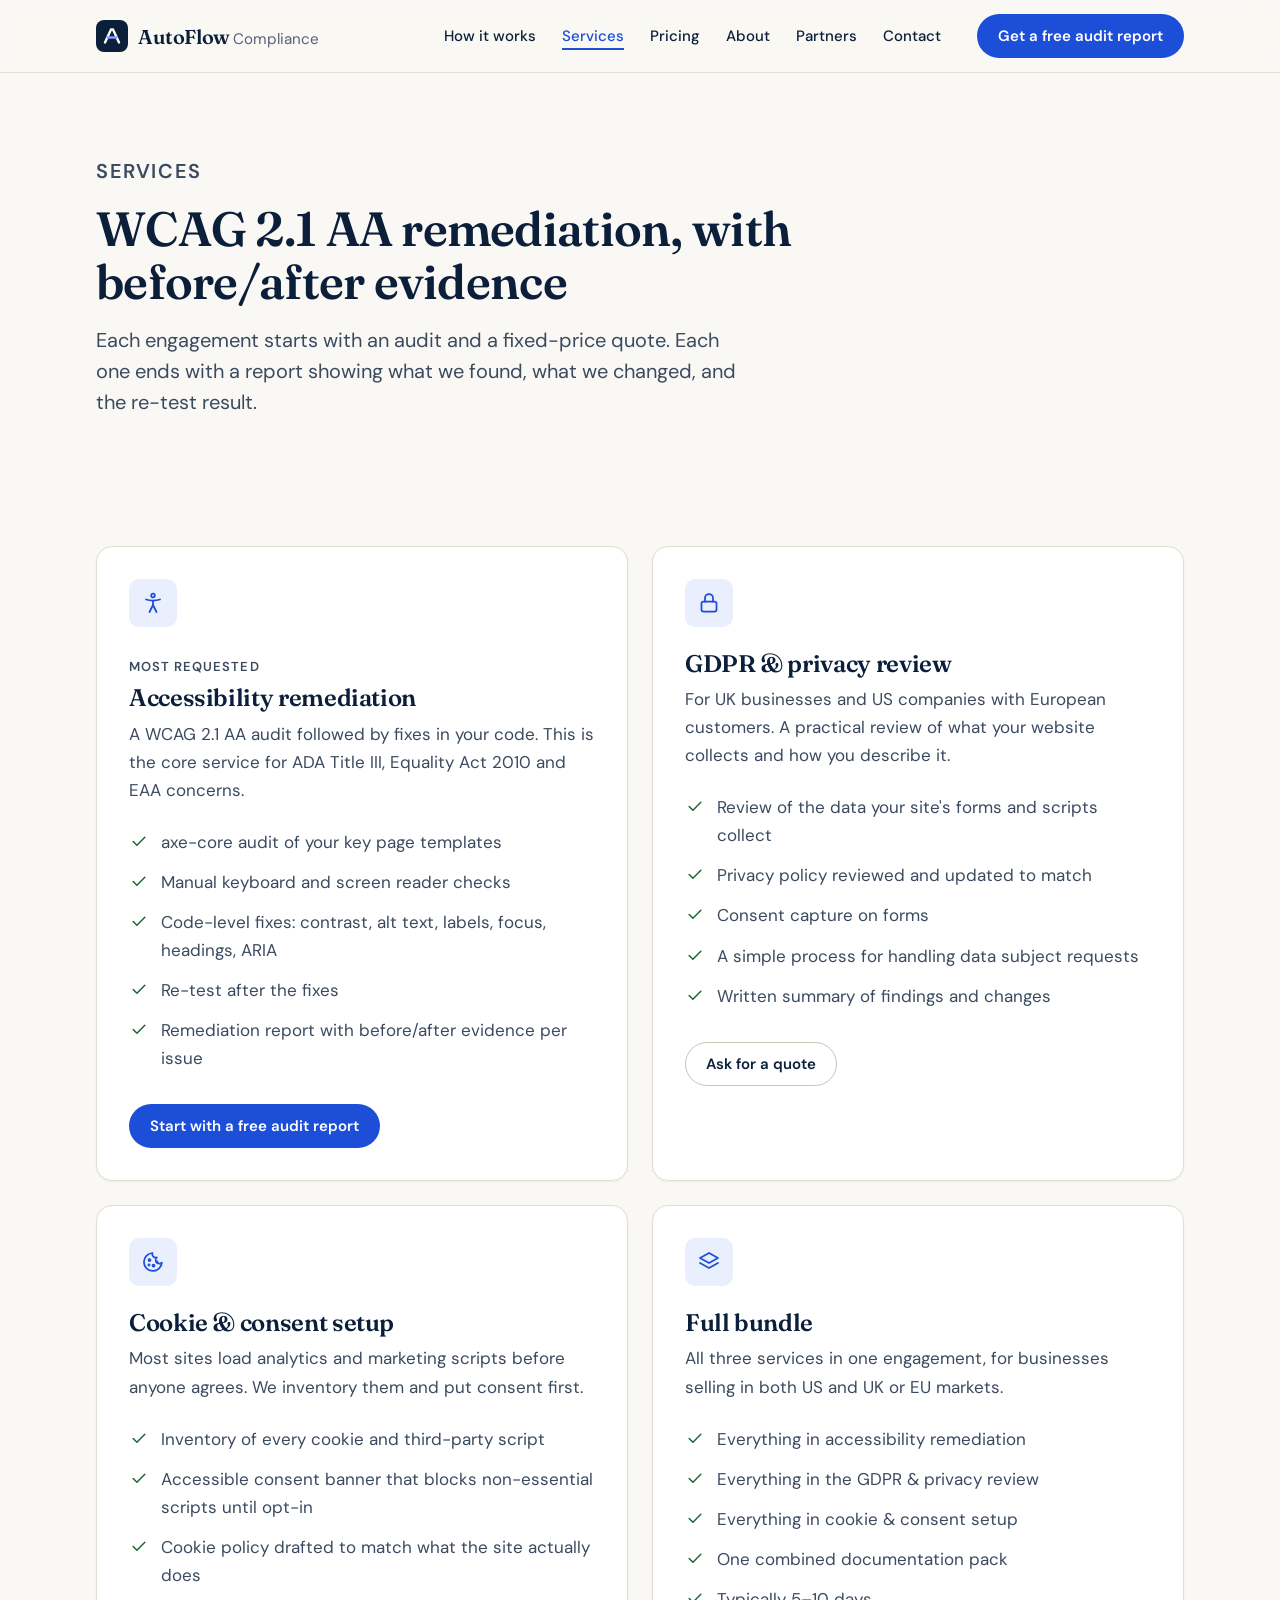
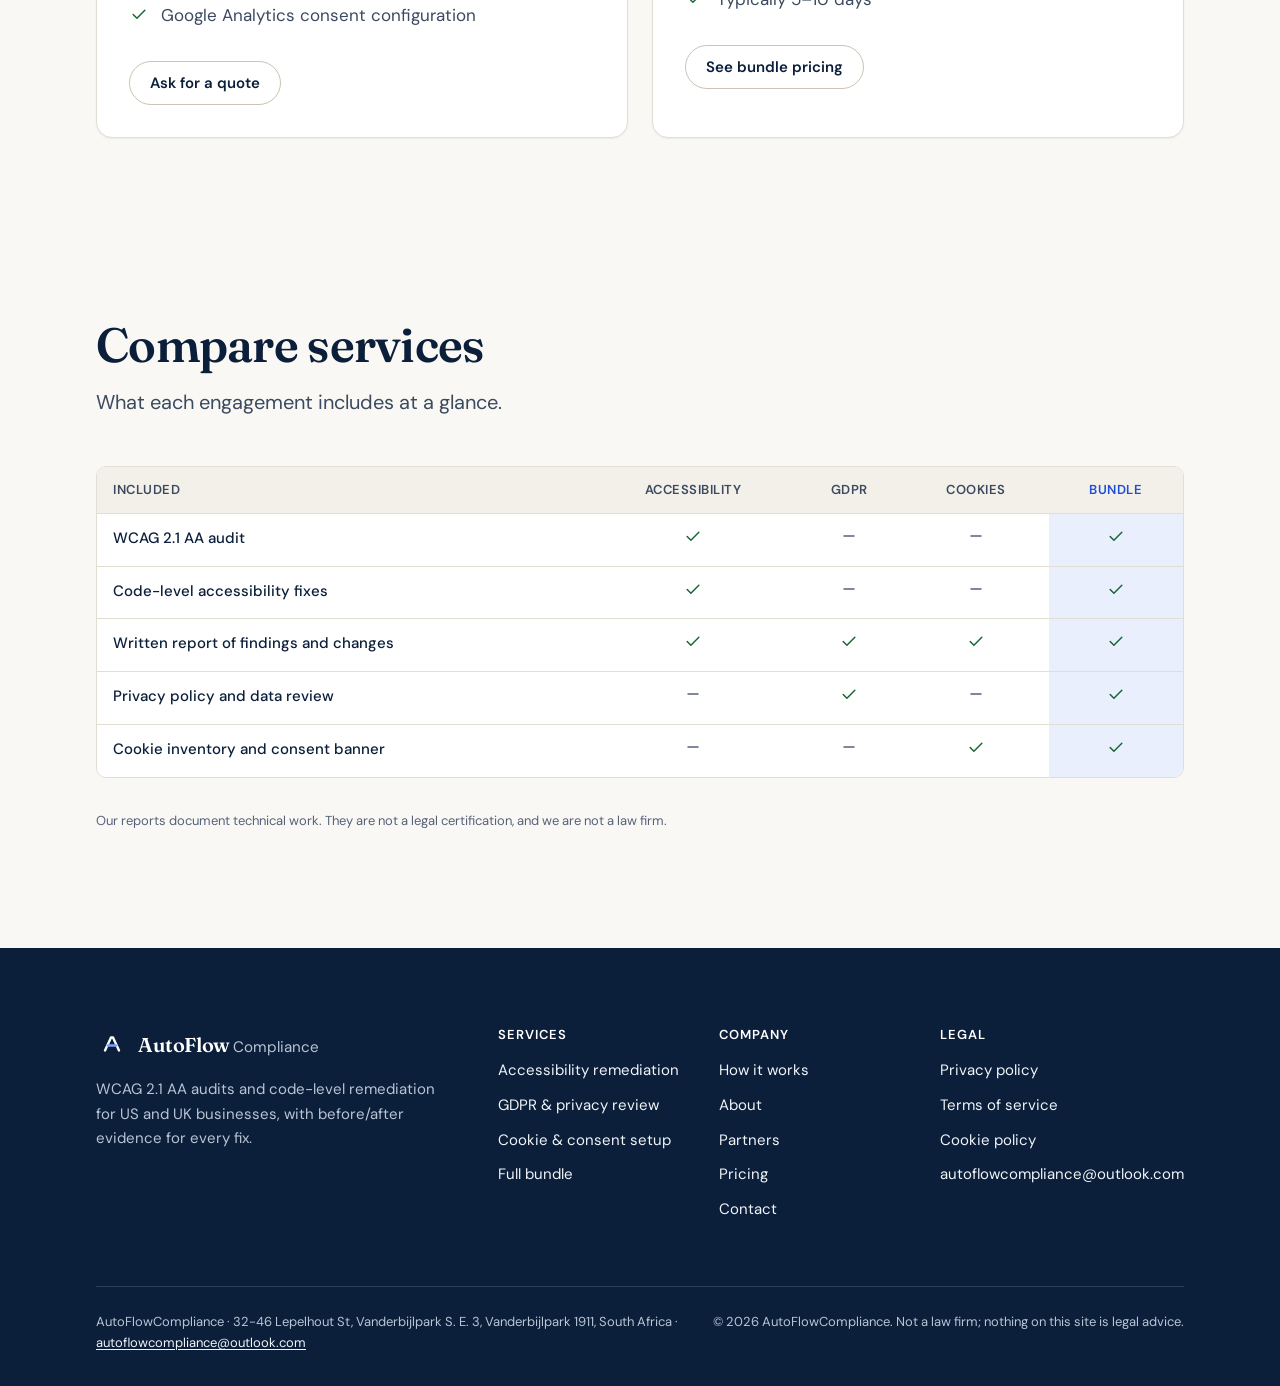
<file: services.html>
<!DOCTYPE html>
<html lang="en">
<head>
<meta charset="UTF-8">
<meta name="viewport" content="width=device-width, initial-scale=1">
<title>Services | AutoFlow Compliance</title>
<meta name="description" content="Accessibility remediation to WCAG 2.1 AA, GDPR and privacy review, and cookie consent setup for US and UK businesses.">
<link rel="canonical" href="https://autoflowcompliance.github.io/autoflow/services.html">
<meta property="og:type" content="website">
<meta property="og:site_name" content="AutoFlow Compliance">
<meta property="og:title" content="Services | AutoFlow Compliance">
<meta property="og:description" content="Accessibility remediation to WCAG 2.1 AA, GDPR and privacy review, and cookie consent setup for US and UK businesses.">
<meta property="og:url" content="https://autoflowcompliance.github.io/autoflow/services.html">
<meta name="twitter:card" content="summary">
<meta name="theme-color" content="#FAF8F4">
<link rel="icon" href="data:image/svg+xml,%3Csvg xmlns='http://www.w3.org/2000/svg' viewBox='0 0 32 32'%3E%3Crect width='32' height='32' rx='8' fill='%230B1F3A'/%3E%3Cpath d='M9 22.5 15 9.5h2l6 13' fill='none' stroke='white' stroke-width='2.4' stroke-linecap='round' stroke-linejoin='round'/%3E%3Cpath d='M11.8 17.5h8.4' stroke='%237FA2FF' stroke-width='2.4' stroke-linecap='round'/%3E%3C/svg%3E">
<link rel="preconnect" href="https://fonts.googleapis.com">
<link rel="preconnect" href="https://fonts.gstatic.com" crossorigin>
<link href="https://fonts.googleapis.com/css2?family=Fraunces:ital,opsz,wght@0,9..144,400;0,9..144,600;1,9..144,400&family=DM+Sans:opsz,wght@9..40,400;9..40,500;9..40,600&display=swap" rel="stylesheet">
<link rel="stylesheet" href="styles.css">
<script>document.documentElement.className+=' js';</script>
</head>
<body>
<a class="skip-link" href="#main">Skip to main content</a>
<header class="site-header">
  <div class="container nav-bar">
    <a class="brand" href="index.html" aria-label="AutoFlow Compliance, home"><svg class="brand-mark" viewBox="0 0 32 32" aria-hidden="true" focusable="false"><rect width="32" height="32" rx="8" fill="#0B1F3A"/><path d="M9 22.5 15 9.5h2l6 13" fill="none" stroke="#fff" stroke-width="2.4" stroke-linecap="round" stroke-linejoin="round"/><path d="M11.8 17.5h8.4" stroke="#7FA2FF" stroke-width="2.4" stroke-linecap="round"/></svg><span>AutoFlow <span class="brand-sub">Compliance</span></span></a>
    <button class="menu-toggle" type="button" aria-expanded="false" aria-controls="site-menu">
      <svg class="icon-open" viewBox="0 0 24 24" fill="none" stroke="currentColor" stroke-width="1.75" stroke-linecap="round" stroke-linejoin="round" aria-hidden="true" focusable="false"><path d="M4 7h16"/><path d="M4 12h16"/><path d="M4 17h16"/></svg><svg class="icon-close" viewBox="0 0 24 24" fill="none" stroke="currentColor" stroke-width="1.75" stroke-linecap="round" stroke-linejoin="round" aria-hidden="true" focusable="false"><path d="M7 7l10 10"/><path d="M17 7 7 17"/></svg><span>Menu</span>
    </button>
    <nav class="nav-menu" id="site-menu" aria-label="Main">
      <ul class="nav-list">
        <li><a href="index.html#how-it-works">How it works</a></li>
        <li><a href="services.html" aria-current="page">Services</a></li>
        <li><a href="pricing.html">Pricing</a></li>
        <li><a href="about.html">About</a></li>
        <li><a href="partners.html">Partners</a></li>
        <li><a href="contact.html">Contact</a></li>
      </ul>
      <a class="btn btn--primary btn--sm nav-cta" href="scan.html">Get a free audit report</a>
    </nav>
  </div>
</header>
<main id="main" tabindex="-1">
<section class="page-hero" aria-labelledby="page-title">
  <div class="container">
    <p class="eyebrow">Services</p>
    <h1 id="page-title">WCAG 2.1 AA remediation, with before/after evidence</h1>
    <p>Each engagement starts with an audit and a fixed-price quote. Each one ends with a report showing what we found, what we changed, and the re-test result.</p>
  </div>
</section>

<section class="section--tight" aria-label="Service details">
  <div class="container">
    <div class="grid grid--2">
      <article class="card" id="accessibility">
        <div class="icon-tile"><svg viewBox="0 0 24 24" fill="none" stroke="currentColor" stroke-width="1.75" stroke-linecap="round" stroke-linejoin="round" aria-hidden="true" focusable="false"><circle cx="12" cy="4.5" r="1.8"/><path d="M5 8.5c2.3.7 4.6 1 7 1s4.7-.3 7-1"/><path d="M12 9.5v4.5"/><path d="m8.5 21 3.5-7 3.5 7"/></svg></div>
        <p class="eyebrow mb-0">Most requested</p>
        <h2 class="h-lg">Accessibility remediation</h2>
        <p>A WCAG 2.1 AA audit followed by fixes in your code. This is the core service for ADA Title III, Equality Act 2010 and EAA concerns.</p>
        <ul class="check-list mt-3">
          <li><svg viewBox="0 0 24 24" fill="none" stroke="currentColor" stroke-width="1.75" stroke-linecap="round" stroke-linejoin="round" aria-hidden="true" focusable="false"><path d="m5 12.5 4.5 4.5L19 7.5"/></svg><span>axe-core audit of your key page templates</span></li>
          <li><svg viewBox="0 0 24 24" fill="none" stroke="currentColor" stroke-width="1.75" stroke-linecap="round" stroke-linejoin="round" aria-hidden="true" focusable="false"><path d="m5 12.5 4.5 4.5L19 7.5"/></svg><span>Manual keyboard and screen reader checks</span></li>
          <li><svg viewBox="0 0 24 24" fill="none" stroke="currentColor" stroke-width="1.75" stroke-linecap="round" stroke-linejoin="round" aria-hidden="true" focusable="false"><path d="m5 12.5 4.5 4.5L19 7.5"/></svg><span>Code-level fixes: contrast, alt text, labels, focus, headings, ARIA</span></li>
          <li><svg viewBox="0 0 24 24" fill="none" stroke="currentColor" stroke-width="1.75" stroke-linecap="round" stroke-linejoin="round" aria-hidden="true" focusable="false"><path d="m5 12.5 4.5 4.5L19 7.5"/></svg><span>Re-test after the fixes</span></li>
          <li><svg viewBox="0 0 24 24" fill="none" stroke="currentColor" stroke-width="1.75" stroke-linecap="round" stroke-linejoin="round" aria-hidden="true" focusable="false"><path d="m5 12.5 4.5 4.5L19 7.5"/></svg><span>Remediation report with before/after evidence per issue</span></li>
        </ul>
        <p class="mt-4"><a class="btn btn--primary btn--sm" href="scan.html">Start with a free audit report</a></p>
      </article>

      <article class="card" id="gdpr">
        <div class="icon-tile"><svg viewBox="0 0 24 24" fill="none" stroke="currentColor" stroke-width="1.75" stroke-linecap="round" stroke-linejoin="round" aria-hidden="true" focusable="false"><rect x="4.5" y="10.5" width="15" height="10" rx="2"/><path d="M8 10.5V7a4 4 0 0 1 8 0v3.5"/></svg></div>
        <h2 class="h-lg">GDPR &amp; privacy review</h2>
        <p>For UK businesses and US companies with European customers. A practical review of what your website collects and how you describe it.</p>
        <ul class="check-list mt-3">
          <li><svg viewBox="0 0 24 24" fill="none" stroke="currentColor" stroke-width="1.75" stroke-linecap="round" stroke-linejoin="round" aria-hidden="true" focusable="false"><path d="m5 12.5 4.5 4.5L19 7.5"/></svg><span>Review of the data your site's forms and scripts collect</span></li>
          <li><svg viewBox="0 0 24 24" fill="none" stroke="currentColor" stroke-width="1.75" stroke-linecap="round" stroke-linejoin="round" aria-hidden="true" focusable="false"><path d="m5 12.5 4.5 4.5L19 7.5"/></svg><span>Privacy policy reviewed and updated to match</span></li>
          <li><svg viewBox="0 0 24 24" fill="none" stroke="currentColor" stroke-width="1.75" stroke-linecap="round" stroke-linejoin="round" aria-hidden="true" focusable="false"><path d="m5 12.5 4.5 4.5L19 7.5"/></svg><span>Consent capture on forms</span></li>
          <li><svg viewBox="0 0 24 24" fill="none" stroke="currentColor" stroke-width="1.75" stroke-linecap="round" stroke-linejoin="round" aria-hidden="true" focusable="false"><path d="m5 12.5 4.5 4.5L19 7.5"/></svg><span>A simple process for handling data subject requests</span></li>
          <li><svg viewBox="0 0 24 24" fill="none" stroke="currentColor" stroke-width="1.75" stroke-linecap="round" stroke-linejoin="round" aria-hidden="true" focusable="false"><path d="m5 12.5 4.5 4.5L19 7.5"/></svg><span>Written summary of findings and changes</span></li>
        </ul>
        <p class="mt-4"><a class="btn btn--secondary btn--sm" href="contact.html">Ask for a quote</a></p>
      </article>

      <article class="card" id="cookies">
        <div class="icon-tile"><svg viewBox="0 0 24 24" fill="none" stroke="currentColor" stroke-width="1.75" stroke-linecap="round" stroke-linejoin="round" aria-hidden="true" focusable="false"><path d="M20.9 12.6A9 9 0 1 1 11.4 3a3.5 3.5 0 0 0 4.4 4.4 3.5 3.5 0 0 0 5.1 5.2z"/><circle cx="8.5" cy="10" r="1"/><circle cx="12.5" cy="15.5" r="1"/><circle cx="8" cy="15" r=".6"/><circle cx="16" cy="12" r=".6"/></svg></div>
        <h2 class="h-lg">Cookie &amp; consent setup</h2>
        <p>Most sites load analytics and marketing scripts before anyone agrees. We inventory them and put consent first.</p>
        <ul class="check-list mt-3">
          <li><svg viewBox="0 0 24 24" fill="none" stroke="currentColor" stroke-width="1.75" stroke-linecap="round" stroke-linejoin="round" aria-hidden="true" focusable="false"><path d="m5 12.5 4.5 4.5L19 7.5"/></svg><span>Inventory of every cookie and third-party script</span></li>
          <li><svg viewBox="0 0 24 24" fill="none" stroke="currentColor" stroke-width="1.75" stroke-linecap="round" stroke-linejoin="round" aria-hidden="true" focusable="false"><path d="m5 12.5 4.5 4.5L19 7.5"/></svg><span>Accessible consent banner that blocks non-essential scripts until opt-in</span></li>
          <li><svg viewBox="0 0 24 24" fill="none" stroke="currentColor" stroke-width="1.75" stroke-linecap="round" stroke-linejoin="round" aria-hidden="true" focusable="false"><path d="m5 12.5 4.5 4.5L19 7.5"/></svg><span>Cookie policy drafted to match what the site actually does</span></li>
          <li><svg viewBox="0 0 24 24" fill="none" stroke="currentColor" stroke-width="1.75" stroke-linecap="round" stroke-linejoin="round" aria-hidden="true" focusable="false"><path d="m5 12.5 4.5 4.5L19 7.5"/></svg><span>Google Analytics consent configuration</span></li>
        </ul>
        <p class="mt-4"><a class="btn btn--secondary btn--sm" href="contact.html">Ask for a quote</a></p>
      </article>

      <article class="card" id="bundle">
        <div class="icon-tile"><svg viewBox="0 0 24 24" fill="none" stroke="currentColor" stroke-width="1.75" stroke-linecap="round" stroke-linejoin="round" aria-hidden="true" focusable="false"><path d="m12 3 9 5-9 5-9-5z"/><path d="m3 13 9 5 9-5"/></svg></div>
        <h2 class="h-lg">Full bundle</h2>
        <p>All three services in one engagement, for businesses selling in both US and UK or EU markets.</p>
        <ul class="check-list mt-3">
          <li><svg viewBox="0 0 24 24" fill="none" stroke="currentColor" stroke-width="1.75" stroke-linecap="round" stroke-linejoin="round" aria-hidden="true" focusable="false"><path d="m5 12.5 4.5 4.5L19 7.5"/></svg><span>Everything in accessibility remediation</span></li>
          <li><svg viewBox="0 0 24 24" fill="none" stroke="currentColor" stroke-width="1.75" stroke-linecap="round" stroke-linejoin="round" aria-hidden="true" focusable="false"><path d="m5 12.5 4.5 4.5L19 7.5"/></svg><span>Everything in the GDPR &amp; privacy review</span></li>
          <li><svg viewBox="0 0 24 24" fill="none" stroke="currentColor" stroke-width="1.75" stroke-linecap="round" stroke-linejoin="round" aria-hidden="true" focusable="false"><path d="m5 12.5 4.5 4.5L19 7.5"/></svg><span>Everything in cookie &amp; consent setup</span></li>
          <li><svg viewBox="0 0 24 24" fill="none" stroke="currentColor" stroke-width="1.75" stroke-linecap="round" stroke-linejoin="round" aria-hidden="true" focusable="false"><path d="m5 12.5 4.5 4.5L19 7.5"/></svg><span>One combined documentation pack</span></li>
          <li><svg viewBox="0 0 24 24" fill="none" stroke="currentColor" stroke-width="1.75" stroke-linecap="round" stroke-linejoin="round" aria-hidden="true" focusable="false"><path d="m5 12.5 4.5 4.5L19 7.5"/></svg><span>Typically 5–10 days</span></li>
        </ul>
        <p class="mt-4"><a class="btn btn--secondary btn--sm" href="pricing.html">See bundle pricing</a></p>
      </article>
    </div>
  </div>
</section>

<section class="section" aria-labelledby="compare-title">
  <div class="container">
    <div class="section-head">
      <h2 id="compare-title">Compare services</h2>
      <p>What each engagement includes at a glance.</p>
    </div>
    <div class="table-wrap" role="region" aria-labelledby="svc-caption" tabindex="0">
      <table class="compare">
        <caption id="svc-caption" class="sr-only">What each service includes</caption>
        <thead>
          <tr><th scope="col">Included</th><th scope="col">Accessibility</th><th scope="col">GDPR</th><th scope="col">Cookies</th><th scope="col" class="is-us">Bundle</th></tr>
        </thead>
        <tbody>
          <tr><th scope="row">WCAG 2.1 AA audit</th>
            <td><span class="mark mark--yes"><svg viewBox="0 0 24 24" fill="none" stroke="currentColor" stroke-width="1.75" stroke-linecap="round" stroke-linejoin="round" aria-hidden="true" focusable="false"><path d="m5 12.5 4.5 4.5L19 7.5"/></svg><span class="sr-only">Included</span></span></td>
            <td><span class="mark mark--no"><svg viewBox="0 0 24 24" fill="none" stroke="currentColor" stroke-width="1.75" stroke-linecap="round" stroke-linejoin="round" aria-hidden="true" focusable="false"><path d="M6 12h12"/></svg><span class="sr-only">Not included</span></span></td>
            <td><span class="mark mark--no"><svg viewBox="0 0 24 24" fill="none" stroke="currentColor" stroke-width="1.75" stroke-linecap="round" stroke-linejoin="round" aria-hidden="true" focusable="false"><path d="M6 12h12"/></svg><span class="sr-only">Not included</span></span></td>
            <td class="is-us"><span class="mark mark--yes"><svg viewBox="0 0 24 24" fill="none" stroke="currentColor" stroke-width="1.75" stroke-linecap="round" stroke-linejoin="round" aria-hidden="true" focusable="false"><path d="m5 12.5 4.5 4.5L19 7.5"/></svg><span class="sr-only">Included</span></span></td></tr>
          <tr><th scope="row">Code-level accessibility fixes</th>
            <td><span class="mark mark--yes"><svg viewBox="0 0 24 24" fill="none" stroke="currentColor" stroke-width="1.75" stroke-linecap="round" stroke-linejoin="round" aria-hidden="true" focusable="false"><path d="m5 12.5 4.5 4.5L19 7.5"/></svg><span class="sr-only">Included</span></span></td>
            <td><span class="mark mark--no"><svg viewBox="0 0 24 24" fill="none" stroke="currentColor" stroke-width="1.75" stroke-linecap="round" stroke-linejoin="round" aria-hidden="true" focusable="false"><path d="M6 12h12"/></svg><span class="sr-only">Not included</span></span></td>
            <td><span class="mark mark--no"><svg viewBox="0 0 24 24" fill="none" stroke="currentColor" stroke-width="1.75" stroke-linecap="round" stroke-linejoin="round" aria-hidden="true" focusable="false"><path d="M6 12h12"/></svg><span class="sr-only">Not included</span></span></td>
            <td class="is-us"><span class="mark mark--yes"><svg viewBox="0 0 24 24" fill="none" stroke="currentColor" stroke-width="1.75" stroke-linecap="round" stroke-linejoin="round" aria-hidden="true" focusable="false"><path d="m5 12.5 4.5 4.5L19 7.5"/></svg><span class="sr-only">Included</span></span></td></tr>
          <tr><th scope="row">Written report of findings and changes</th>
            <td><span class="mark mark--yes"><svg viewBox="0 0 24 24" fill="none" stroke="currentColor" stroke-width="1.75" stroke-linecap="round" stroke-linejoin="round" aria-hidden="true" focusable="false"><path d="m5 12.5 4.5 4.5L19 7.5"/></svg><span class="sr-only">Included</span></span></td>
            <td><span class="mark mark--yes"><svg viewBox="0 0 24 24" fill="none" stroke="currentColor" stroke-width="1.75" stroke-linecap="round" stroke-linejoin="round" aria-hidden="true" focusable="false"><path d="m5 12.5 4.5 4.5L19 7.5"/></svg><span class="sr-only">Included</span></span></td>
            <td><span class="mark mark--yes"><svg viewBox="0 0 24 24" fill="none" stroke="currentColor" stroke-width="1.75" stroke-linecap="round" stroke-linejoin="round" aria-hidden="true" focusable="false"><path d="m5 12.5 4.5 4.5L19 7.5"/></svg><span class="sr-only">Included</span></span></td>
            <td class="is-us"><span class="mark mark--yes"><svg viewBox="0 0 24 24" fill="none" stroke="currentColor" stroke-width="1.75" stroke-linecap="round" stroke-linejoin="round" aria-hidden="true" focusable="false"><path d="m5 12.5 4.5 4.5L19 7.5"/></svg><span class="sr-only">Included</span></span></td></tr>
          <tr><th scope="row">Privacy policy and data review</th>
            <td><span class="mark mark--no"><svg viewBox="0 0 24 24" fill="none" stroke="currentColor" stroke-width="1.75" stroke-linecap="round" stroke-linejoin="round" aria-hidden="true" focusable="false"><path d="M6 12h12"/></svg><span class="sr-only">Not included</span></span></td>
            <td><span class="mark mark--yes"><svg viewBox="0 0 24 24" fill="none" stroke="currentColor" stroke-width="1.75" stroke-linecap="round" stroke-linejoin="round" aria-hidden="true" focusable="false"><path d="m5 12.5 4.5 4.5L19 7.5"/></svg><span class="sr-only">Included</span></span></td>
            <td><span class="mark mark--no"><svg viewBox="0 0 24 24" fill="none" stroke="currentColor" stroke-width="1.75" stroke-linecap="round" stroke-linejoin="round" aria-hidden="true" focusable="false"><path d="M6 12h12"/></svg><span class="sr-only">Not included</span></span></td>
            <td class="is-us"><span class="mark mark--yes"><svg viewBox="0 0 24 24" fill="none" stroke="currentColor" stroke-width="1.75" stroke-linecap="round" stroke-linejoin="round" aria-hidden="true" focusable="false"><path d="m5 12.5 4.5 4.5L19 7.5"/></svg><span class="sr-only">Included</span></span></td></tr>
          <tr><th scope="row">Cookie inventory and consent banner</th>
            <td><span class="mark mark--no"><svg viewBox="0 0 24 24" fill="none" stroke="currentColor" stroke-width="1.75" stroke-linecap="round" stroke-linejoin="round" aria-hidden="true" focusable="false"><path d="M6 12h12"/></svg><span class="sr-only">Not included</span></span></td>
            <td><span class="mark mark--no"><svg viewBox="0 0 24 24" fill="none" stroke="currentColor" stroke-width="1.75" stroke-linecap="round" stroke-linejoin="round" aria-hidden="true" focusable="false"><path d="M6 12h12"/></svg><span class="sr-only">Not included</span></span></td>
            <td><span class="mark mark--yes"><svg viewBox="0 0 24 24" fill="none" stroke="currentColor" stroke-width="1.75" stroke-linecap="round" stroke-linejoin="round" aria-hidden="true" focusable="false"><path d="m5 12.5 4.5 4.5L19 7.5"/></svg><span class="sr-only">Included</span></span></td>
            <td class="is-us"><span class="mark mark--yes"><svg viewBox="0 0 24 24" fill="none" stroke="currentColor" stroke-width="1.75" stroke-linecap="round" stroke-linejoin="round" aria-hidden="true" focusable="false"><path d="m5 12.5 4.5 4.5L19 7.5"/></svg><span class="sr-only">Included</span></span></td></tr>
        </tbody>
      </table>
    </div>
    <p class="disclaimer mt-4">Our reports document technical work. They are not a legal certification, and we are not a law firm.</p>
  </div>
</section>
</main>
<footer class="site-footer on-dark">
  <div class="container">
    <div class="footer-grid">
      <div class="footer-brand">
        <a class="brand" href="index.html" aria-label="AutoFlow Compliance, home"><svg class="brand-mark" viewBox="0 0 32 32" aria-hidden="true" focusable="false"><rect width="32" height="32" rx="8" fill="#0B1F3A"/><path d="M9 22.5 15 9.5h2l6 13" fill="none" stroke="#fff" stroke-width="2.4" stroke-linecap="round" stroke-linejoin="round"/><path d="M11.8 17.5h8.4" stroke="#7FA2FF" stroke-width="2.4" stroke-linecap="round"/></svg><span>AutoFlow <span class="brand-sub">Compliance</span></span></a>
        <p>WCAG 2.1 AA audits and code-level remediation for US and UK businesses, with before/after evidence for every fix.</p>
      </div>
      <nav class="footer-col" aria-labelledby="f-services">
        <h2 id="f-services">Services</h2>
        <ul>
          <li><a href="services.html#accessibility">Accessibility remediation</a></li>
          <li><a href="services.html#gdpr">GDPR &amp; privacy review</a></li>
          <li><a href="services.html#cookies">Cookie &amp; consent setup</a></li>
          <li><a href="services.html#bundle">Full bundle</a></li>
        </ul>
      </nav>
      <nav class="footer-col" aria-labelledby="f-company">
        <h2 id="f-company">Company</h2>
        <ul>
          <li><a href="index.html#how-it-works">How it works</a></li>
          <li><a href="about.html">About</a></li>
          <li><a href="partners.html">Partners</a></li>
          <li><a href="pricing.html">Pricing</a></li>
          <li><a href="contact.html">Contact</a></li>
        </ul>
      </nav>
      <nav class="footer-col" aria-labelledby="f-legal">
        <h2 id="f-legal">Legal</h2>
        <ul>
          <li><a href="privacy.html">Privacy policy</a></li>
          <li><a href="terms.html">Terms of service</a></li>
          <li><a href="cookies.html">Cookie policy</a></li>
          <li><a href="mailto:autoflowcompliance@outlook.com">autoflowcompliance@outlook.com</a></li>
        </ul>
      </nav>
    </div>
    <div class="footer-bottom">
      <address>AutoFlowCompliance · 32-46 Lepelhout St, Vanderbijlpark S. E. 3, Vanderbijlpark 1911, South Africa · <a href="mailto:autoflowcompliance@outlook.com">autoflowcompliance@outlook.com</a></address>
      <span>© 2026 AutoFlowCompliance. Not a law firm; nothing on this site is legal advice.</span>
    </div>
  </div>
</footer>
<script src="main.js"></script>
</body>
</html>
</file>
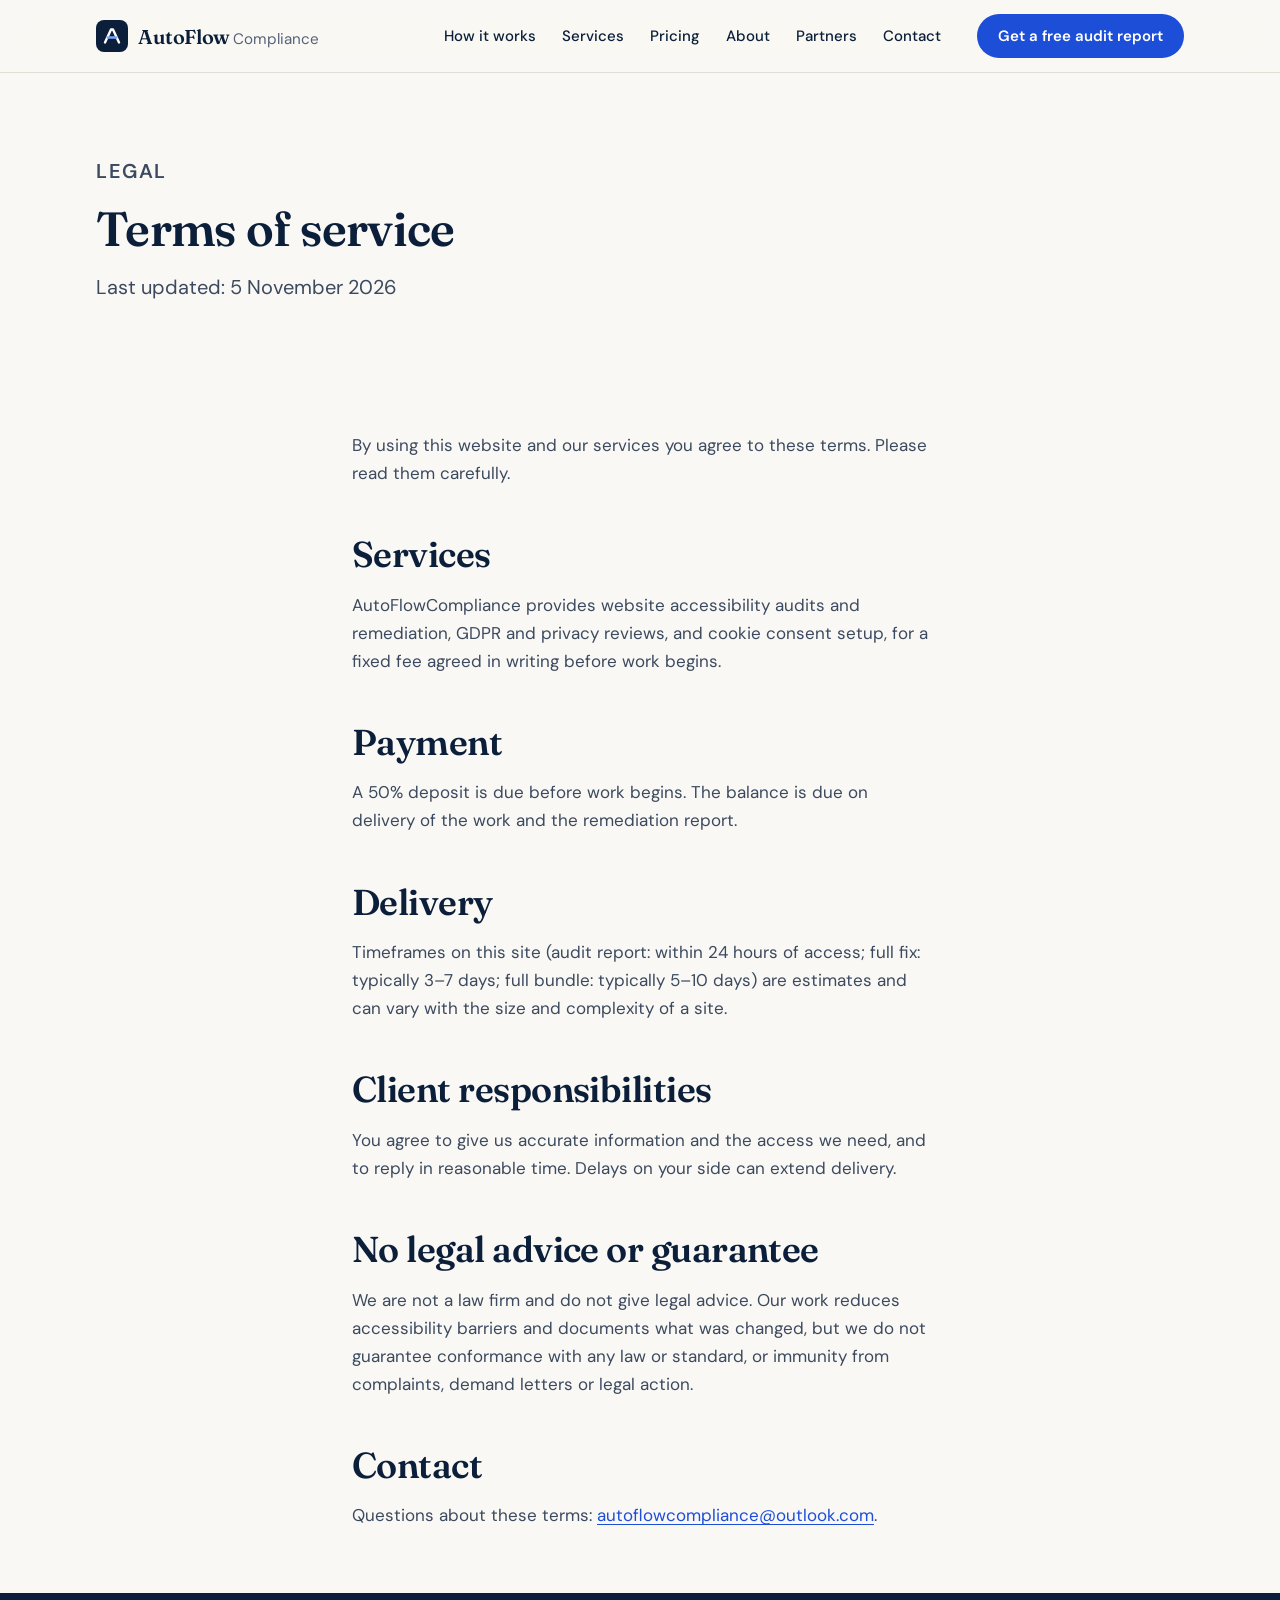
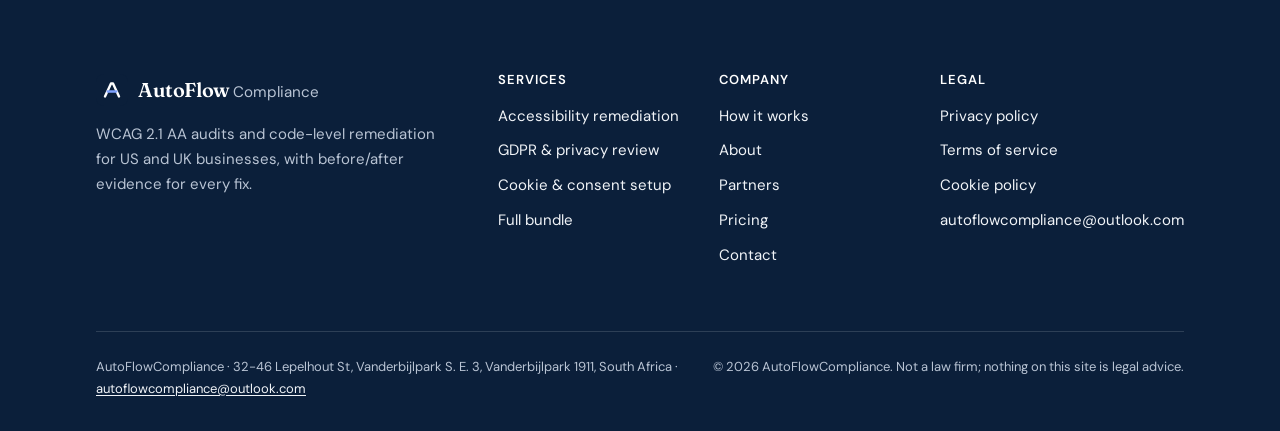
<file: terms.html>
<!DOCTYPE html>
<html lang="en">
<head>
<meta charset="UTF-8">
<meta name="viewport" content="width=device-width, initial-scale=1">
<title>Terms of service | AutoFlow Compliance</title>
<meta name="description" content="Terms of service for AutoFlow Compliance.">
<link rel="canonical" href="https://autoflowcompliance.github.io/autoflow/terms.html">
<meta property="og:type" content="website">
<meta property="og:site_name" content="AutoFlow Compliance">
<meta property="og:title" content="Terms of service | AutoFlow Compliance">
<meta property="og:description" content="Terms of service for AutoFlow Compliance.">
<meta property="og:url" content="https://autoflowcompliance.github.io/autoflow/terms.html">
<meta name="twitter:card" content="summary">
<meta name="theme-color" content="#FAF8F4">
<link rel="icon" href="data:image/svg+xml,%3Csvg xmlns='http://www.w3.org/2000/svg' viewBox='0 0 32 32'%3E%3Crect width='32' height='32' rx='8' fill='%230B1F3A'/%3E%3Cpath d='M9 22.5 15 9.5h2l6 13' fill='none' stroke='white' stroke-width='2.4' stroke-linecap='round' stroke-linejoin='round'/%3E%3Cpath d='M11.8 17.5h8.4' stroke='%237FA2FF' stroke-width='2.4' stroke-linecap='round'/%3E%3C/svg%3E">
<link rel="preconnect" href="https://fonts.googleapis.com">
<link rel="preconnect" href="https://fonts.gstatic.com" crossorigin>
<link href="https://fonts.googleapis.com/css2?family=Fraunces:ital,opsz,wght@0,9..144,400;0,9..144,600;1,9..144,400&family=DM+Sans:opsz,wght@9..40,400;9..40,500;9..40,600&display=swap" rel="stylesheet">
<link rel="stylesheet" href="styles.css">
<script>document.documentElement.className+=' js';</script>
</head>
<body>
<a class="skip-link" href="#main">Skip to main content</a>
<header class="site-header">
  <div class="container nav-bar">
    <a class="brand" href="index.html" aria-label="AutoFlow Compliance, home"><svg class="brand-mark" viewBox="0 0 32 32" aria-hidden="true" focusable="false"><rect width="32" height="32" rx="8" fill="#0B1F3A"/><path d="M9 22.5 15 9.5h2l6 13" fill="none" stroke="#fff" stroke-width="2.4" stroke-linecap="round" stroke-linejoin="round"/><path d="M11.8 17.5h8.4" stroke="#7FA2FF" stroke-width="2.4" stroke-linecap="round"/></svg><span>AutoFlow <span class="brand-sub">Compliance</span></span></a>
    <button class="menu-toggle" type="button" aria-expanded="false" aria-controls="site-menu">
      <svg class="icon-open" viewBox="0 0 24 24" fill="none" stroke="currentColor" stroke-width="1.75" stroke-linecap="round" stroke-linejoin="round" aria-hidden="true" focusable="false"><path d="M4 7h16"/><path d="M4 12h16"/><path d="M4 17h16"/></svg><svg class="icon-close" viewBox="0 0 24 24" fill="none" stroke="currentColor" stroke-width="1.75" stroke-linecap="round" stroke-linejoin="round" aria-hidden="true" focusable="false"><path d="M7 7l10 10"/><path d="M17 7 7 17"/></svg><span>Menu</span>
    </button>
    <nav class="nav-menu" id="site-menu" aria-label="Main">
      <ul class="nav-list">
        <li><a href="index.html#how-it-works">How it works</a></li>
        <li><a href="services.html">Services</a></li>
        <li><a href="pricing.html">Pricing</a></li>
        <li><a href="about.html">About</a></li>
        <li><a href="partners.html">Partners</a></li>
        <li><a href="contact.html">Contact</a></li>
      </ul>
      <a class="btn btn--primary btn--sm nav-cta" href="scan.html">Get a free audit report</a>
    </nav>
  </div>
</header>
<main id="main" tabindex="-1">
<section class="page-hero" aria-labelledby="page-title">
  <div class="container">
    <p class="eyebrow">Legal</p>
    <h1 id="page-title">Terms of service</h1>
    <p>Last updated: 5 November 2026</p>
  </div>
</section>
<section class="section--tight">
  <div class="container prose">
    <p>By using this website and our services you agree to these terms. Please read them carefully.</p>
    <h2>Services</h2>
    <p>AutoFlowCompliance provides website accessibility audits and remediation, GDPR and privacy reviews, and cookie consent setup, for a fixed fee agreed in writing before work begins.</p>
    <h2>Payment</h2>
    <p>A 50% deposit is due before work begins. The balance is due on delivery of the work and the remediation report.</p>
    <h2>Delivery</h2>
    <p>Timeframes on this site (audit report: within 24 hours of access; full fix: typically 3–7 days; full bundle: typically 5–10 days) are estimates and can vary with the size and complexity of a site.</p>
    <h2>Client responsibilities</h2>
    <p>You agree to give us accurate information and the access we need, and to reply in reasonable time. Delays on your side can extend delivery.</p>
    <h2>No legal advice or guarantee</h2>
    <p>We are not a law firm and do not give legal advice. Our work reduces accessibility barriers and documents what was changed, but we do not guarantee conformance with any law or standard, or immunity from complaints, demand letters or legal action.</p>
    <h2>Contact</h2>
    <p>Questions about these terms: <a href="mailto:autoflowcompliance@outlook.com">autoflowcompliance@outlook.com</a>.</p>
  </div>
</section>
</main>
<footer class="site-footer on-dark">
  <div class="container">
    <div class="footer-grid">
      <div class="footer-brand">
        <a class="brand" href="index.html" aria-label="AutoFlow Compliance, home"><svg class="brand-mark" viewBox="0 0 32 32" aria-hidden="true" focusable="false"><rect width="32" height="32" rx="8" fill="#0B1F3A"/><path d="M9 22.5 15 9.5h2l6 13" fill="none" stroke="#fff" stroke-width="2.4" stroke-linecap="round" stroke-linejoin="round"/><path d="M11.8 17.5h8.4" stroke="#7FA2FF" stroke-width="2.4" stroke-linecap="round"/></svg><span>AutoFlow <span class="brand-sub">Compliance</span></span></a>
        <p>WCAG 2.1 AA audits and code-level remediation for US and UK businesses, with before/after evidence for every fix.</p>
      </div>
      <nav class="footer-col" aria-labelledby="f-services">
        <h2 id="f-services">Services</h2>
        <ul>
          <li><a href="services.html#accessibility">Accessibility remediation</a></li>
          <li><a href="services.html#gdpr">GDPR &amp; privacy review</a></li>
          <li><a href="services.html#cookies">Cookie &amp; consent setup</a></li>
          <li><a href="services.html#bundle">Full bundle</a></li>
        </ul>
      </nav>
      <nav class="footer-col" aria-labelledby="f-company">
        <h2 id="f-company">Company</h2>
        <ul>
          <li><a href="index.html#how-it-works">How it works</a></li>
          <li><a href="about.html">About</a></li>
          <li><a href="partners.html">Partners</a></li>
          <li><a href="pricing.html">Pricing</a></li>
          <li><a href="contact.html">Contact</a></li>
        </ul>
      </nav>
      <nav class="footer-col" aria-labelledby="f-legal">
        <h2 id="f-legal">Legal</h2>
        <ul>
          <li><a href="privacy.html">Privacy policy</a></li>
          <li><a href="terms.html">Terms of service</a></li>
          <li><a href="cookies.html">Cookie policy</a></li>
          <li><a href="mailto:autoflowcompliance@outlook.com">autoflowcompliance@outlook.com</a></li>
        </ul>
      </nav>
    </div>
    <div class="footer-bottom">
      <address>AutoFlowCompliance · 32-46 Lepelhout St, Vanderbijlpark S. E. 3, Vanderbijlpark 1911, South Africa · <a href="mailto:autoflowcompliance@outlook.com">autoflowcompliance@outlook.com</a></address>
      <span>© 2026 AutoFlowCompliance. Not a law firm; nothing on this site is legal advice.</span>
    </div>
  </div>
</footer>
<script src="main.js"></script>
</body>
</html>
</file>
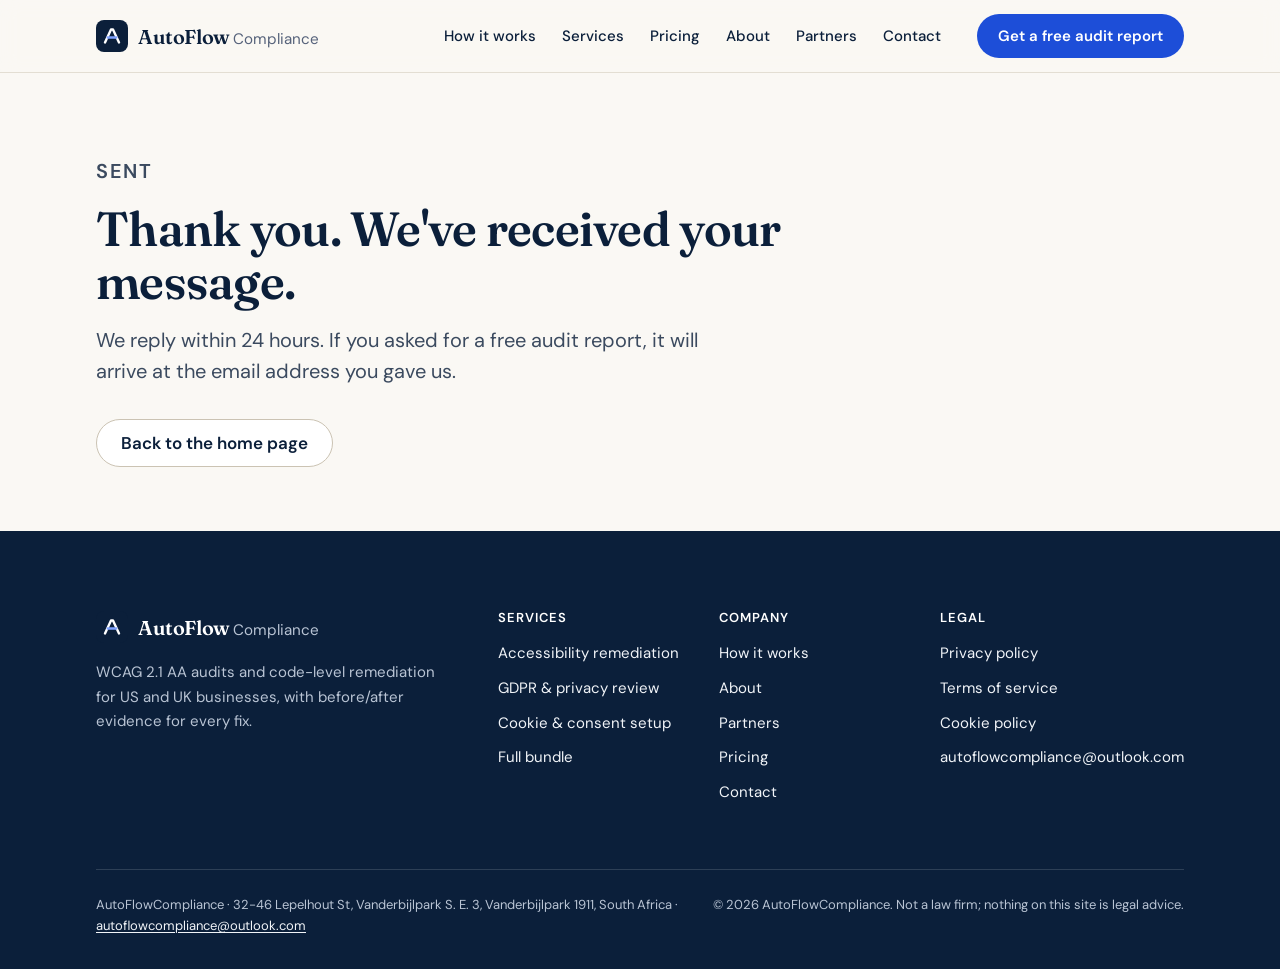
<file: thanks.html>
<!DOCTYPE html>
<html lang="en">
<head>
<meta charset="UTF-8">
<meta name="viewport" content="width=device-width, initial-scale=1">
<title>Thank you | AutoFlow Compliance</title>
<meta name="robots" content="noindex">
<meta name="description" content="Your message has been sent to AutoFlow Compliance.">
<link rel="canonical" href="https://autoflowcompliance.github.io/autoflow/thanks.html">
<meta property="og:type" content="website">
<meta property="og:site_name" content="AutoFlow Compliance">
<meta property="og:title" content="Thank you | AutoFlow Compliance">
<meta property="og:description" content="Your message has been sent to AutoFlow Compliance.">
<meta property="og:url" content="https://autoflowcompliance.github.io/autoflow/thanks.html">
<meta name="twitter:card" content="summary">
<meta name="theme-color" content="#FAF8F4">
<link rel="icon" href="data:image/svg+xml,%3Csvg xmlns='http://www.w3.org/2000/svg' viewBox='0 0 32 32'%3E%3Crect width='32' height='32' rx='8' fill='%230B1F3A'/%3E%3Cpath d='M9 22.5 15 9.5h2l6 13' fill='none' stroke='white' stroke-width='2.4' stroke-linecap='round' stroke-linejoin='round'/%3E%3Cpath d='M11.8 17.5h8.4' stroke='%237FA2FF' stroke-width='2.4' stroke-linecap='round'/%3E%3C/svg%3E">
<link rel="preconnect" href="https://fonts.googleapis.com">
<link rel="preconnect" href="https://fonts.gstatic.com" crossorigin>
<link href="https://fonts.googleapis.com/css2?family=Fraunces:ital,opsz,wght@0,9..144,400;0,9..144,600;1,9..144,400&family=DM+Sans:opsz,wght@9..40,400;9..40,500;9..40,600&display=swap" rel="stylesheet">
<link rel="stylesheet" href="styles.css">
<script>document.documentElement.className+=' js';</script>
</head>
<body>
<a class="skip-link" href="#main">Skip to main content</a>
<header class="site-header">
  <div class="container nav-bar">
    <a class="brand" href="index.html" aria-label="AutoFlow Compliance, home"><svg class="brand-mark" viewBox="0 0 32 32" aria-hidden="true" focusable="false"><rect width="32" height="32" rx="8" fill="#0B1F3A"/><path d="M9 22.5 15 9.5h2l6 13" fill="none" stroke="#fff" stroke-width="2.4" stroke-linecap="round" stroke-linejoin="round"/><path d="M11.8 17.5h8.4" stroke="#7FA2FF" stroke-width="2.4" stroke-linecap="round"/></svg><span>AutoFlow <span class="brand-sub">Compliance</span></span></a>
    <button class="menu-toggle" type="button" aria-expanded="false" aria-controls="site-menu">
      <svg class="icon-open" viewBox="0 0 24 24" fill="none" stroke="currentColor" stroke-width="1.75" stroke-linecap="round" stroke-linejoin="round" aria-hidden="true" focusable="false"><path d="M4 7h16"/><path d="M4 12h16"/><path d="M4 17h16"/></svg><svg class="icon-close" viewBox="0 0 24 24" fill="none" stroke="currentColor" stroke-width="1.75" stroke-linecap="round" stroke-linejoin="round" aria-hidden="true" focusable="false"><path d="M7 7l10 10"/><path d="M17 7 7 17"/></svg><span>Menu</span>
    </button>
    <nav class="nav-menu" id="site-menu" aria-label="Main">
      <ul class="nav-list">
        <li><a href="index.html#how-it-works">How it works</a></li>
        <li><a href="services.html">Services</a></li>
        <li><a href="pricing.html">Pricing</a></li>
        <li><a href="about.html">About</a></li>
        <li><a href="partners.html">Partners</a></li>
        <li><a href="contact.html">Contact</a></li>
      </ul>
      <a class="btn btn--primary btn--sm nav-cta" href="scan.html">Get a free audit report</a>
    </nav>
  </div>
</header>
<main id="main" tabindex="-1">
<section class="page-hero" aria-labelledby="page-title">
  <div class="container">
    <p class="eyebrow">Sent</p>
    <h1 id="page-title">Thank you. We've received your message.</h1>
    <p>We reply within 24 hours. If you asked for a free audit report, it will arrive at the email address you gave us.</p>
    <p class="mt-4"><a class="btn btn--secondary" href="index.html">Back to the home page</a></p>
  </div>
</section>
</main>
<footer class="site-footer on-dark">
  <div class="container">
    <div class="footer-grid">
      <div class="footer-brand">
        <a class="brand" href="index.html" aria-label="AutoFlow Compliance, home"><svg class="brand-mark" viewBox="0 0 32 32" aria-hidden="true" focusable="false"><rect width="32" height="32" rx="8" fill="#0B1F3A"/><path d="M9 22.5 15 9.5h2l6 13" fill="none" stroke="#fff" stroke-width="2.4" stroke-linecap="round" stroke-linejoin="round"/><path d="M11.8 17.5h8.4" stroke="#7FA2FF" stroke-width="2.4" stroke-linecap="round"/></svg><span>AutoFlow <span class="brand-sub">Compliance</span></span></a>
        <p>WCAG 2.1 AA audits and code-level remediation for US and UK businesses, with before/after evidence for every fix.</p>
      </div>
      <nav class="footer-col" aria-labelledby="f-services">
        <h2 id="f-services">Services</h2>
        <ul>
          <li><a href="services.html#accessibility">Accessibility remediation</a></li>
          <li><a href="services.html#gdpr">GDPR &amp; privacy review</a></li>
          <li><a href="services.html#cookies">Cookie &amp; consent setup</a></li>
          <li><a href="services.html#bundle">Full bundle</a></li>
        </ul>
      </nav>
      <nav class="footer-col" aria-labelledby="f-company">
        <h2 id="f-company">Company</h2>
        <ul>
          <li><a href="index.html#how-it-works">How it works</a></li>
          <li><a href="about.html">About</a></li>
          <li><a href="partners.html">Partners</a></li>
          <li><a href="pricing.html">Pricing</a></li>
          <li><a href="contact.html">Contact</a></li>
        </ul>
      </nav>
      <nav class="footer-col" aria-labelledby="f-legal">
        <h2 id="f-legal">Legal</h2>
        <ul>
          <li><a href="privacy.html">Privacy policy</a></li>
          <li><a href="terms.html">Terms of service</a></li>
          <li><a href="cookies.html">Cookie policy</a></li>
          <li><a href="mailto:autoflowcompliance@outlook.com">autoflowcompliance@outlook.com</a></li>
        </ul>
      </nav>
    </div>
    <div class="footer-bottom">
      <address>AutoFlowCompliance · 32-46 Lepelhout St, Vanderbijlpark S. E. 3, Vanderbijlpark 1911, South Africa · <a href="mailto:autoflowcompliance@outlook.com">autoflowcompliance@outlook.com</a></address>
      <span>© 2026 AutoFlowCompliance. Not a law firm; nothing on this site is legal advice.</span>
    </div>
  </div>
</footer>
<script src="main.js"></script>
</body>
</html>
</file>
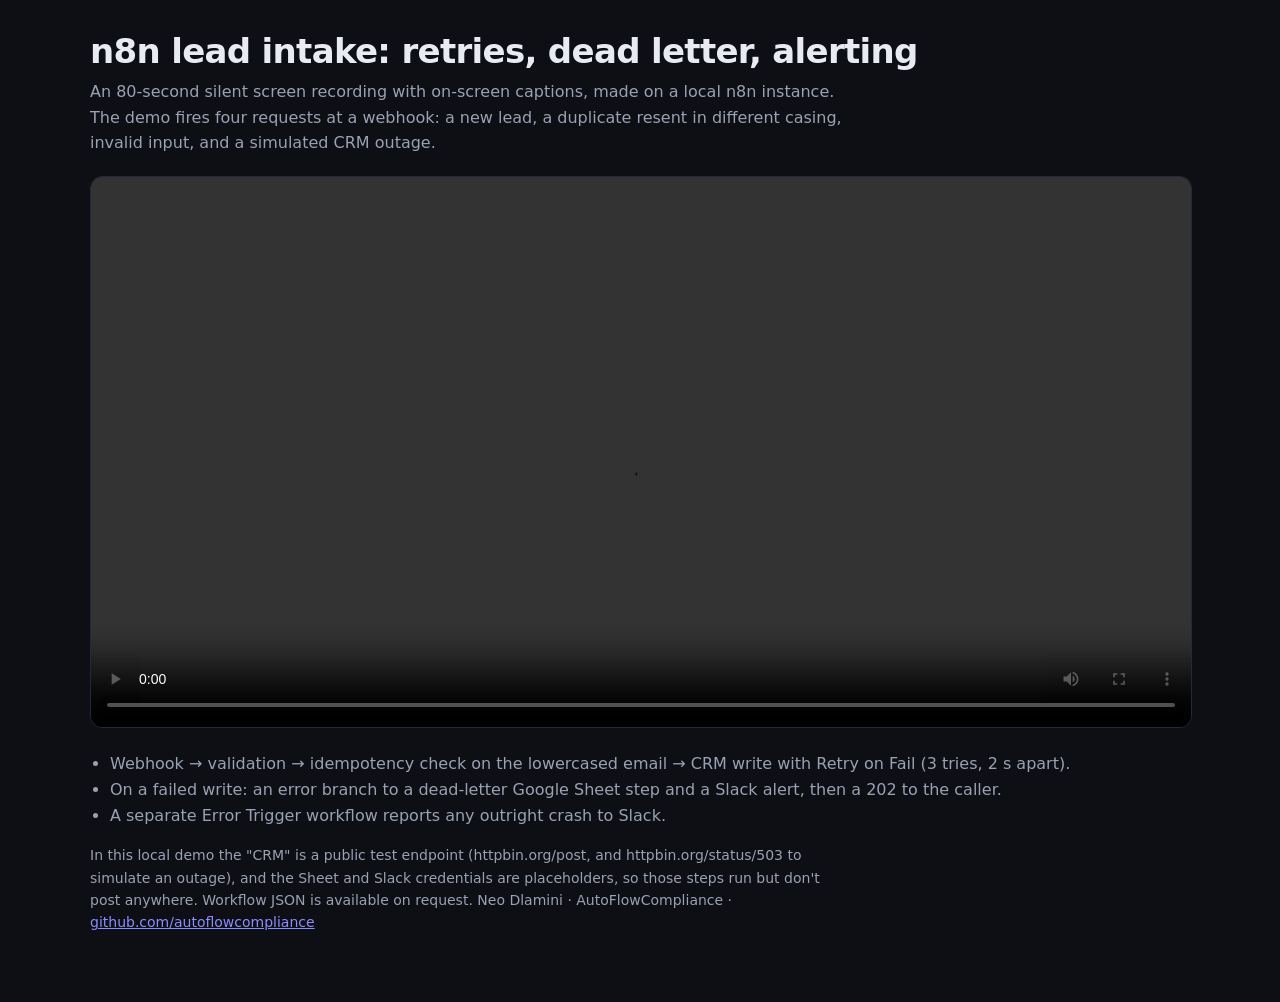
<file: demo/n8n-lead-intake.html>
<!doctype html>
<html lang="en">
<head>
<meta charset="utf-8">
<meta name="viewport" content="width=device-width, initial-scale=1">
<title>n8n lead intake demo | AutoFlowCompliance</title>
<meta name="description" content="80-second screen recording of an n8n lead-intake workflow: validation, dedupe, CRM write with 3 retries, dead-letter branch and Slack alerting.">
<meta name="robots" content="noindex">
<style>
  :root { --bg:#0d0f14; --ink:#e9ebf2; --muted:#9aa1b2; --line:#242838; --accent:#8b8cff; }
  body { margin:0; background:var(--bg); color:var(--ink); font:16px/1.6 system-ui,-apple-system,"Segoe UI",Roboto,sans-serif; }
  main { max-width:1100px; margin:0 auto; padding:32px 16px 48px; }
  h1 { font-size:clamp(24px,4vw,34px); line-height:1.15; margin:0 0 8px; letter-spacing:-0.02em; }
  p { color:var(--muted); margin:0 0 20px; max-width:760px; }
  video { width:100%; height:auto; border-radius:12px; border:1px solid var(--line); background:#000; }
  ul { color:var(--muted); padding-left:20px; }
  a { color:var(--accent); }
  .note { font-size:14px; margin-top:16px; }
</style>
</head>
<body>
<main>
  <h1>n8n lead intake: retries, dead letter, alerting</h1>
  <p>An 80-second silent screen recording with on-screen captions, made on a local n8n instance. The demo fires four requests at a webhook: a new lead, a duplicate resent in different casing, invalid input, and a simulated CRM outage.</p>
  <video controls preload="metadata" src="n8n-lead-intake.mp4" type="video/mp4"></video>
  <ul>
    <li>Webhook → validation → idempotency check on the lowercased email → CRM write with Retry on Fail (3 tries, 2 s apart).</li>
    <li>On a failed write: an error branch to a dead-letter Google Sheet step and a Slack alert, then a 202 to the caller.</li>
    <li>A separate Error Trigger workflow reports any outright crash to Slack.</li>
  </ul>
  <p class="note">In this local demo the "CRM" is a public test endpoint (httpbin.org/post, and httpbin.org/status/503 to simulate an outage), and the Sheet and Slack credentials are placeholders, so those steps run but don't post anywhere. Workflow JSON is available on request. Neo Dlamini · AutoFlowCompliance · <a href="https://github.com/autoflowcompliance">github.com/autoflowcompliance</a></p>
</main>
</body>
</html>
</file>
<file: styles.css>
/* ==========================================================================
   AutoFlow Compliance — design system
   Static, no build step. Tokens first, then base, layout, components, pages.
   All text/background pairs are chosen to meet WCAG 2.1 AA (>= 4.5:1).
   ========================================================================== */

/* ---------- 1. Tokens ---------- */
:root {
  /* Colour */
  --canvas: #FAF8F4;          /* off-white page */
  --surface: #FFFFFF;         /* cards */
  --surface-2: #F3F0E9;       /* quiet panels */
  --ink: #0B1F3A;             /* deep navy: headings, body */
  --ink-2: #3B4A5F;           /* secondary text   (8.6:1 on canvas) */
  --ink-3: #56627A;           /* tertiary text    (5.9:1 on canvas) */
  --line: #E3DED3;
  --line-strong: #CBC3B3;

  --accent: #1D4ED8;          /* one confident accent (6.4:1 on canvas, 6.7:1 on white) */
  --accent-hover: #1E3FAE;
  --accent-soft: #E9EFFD;
  --on-accent: #FFFFFF;

  --navy: #0B1F3A;            /* dark bands */
  --on-navy: #F1F4F8;
  --on-navy-2: #B9C4D4;       /* 9.0:1 on navy */

  --ok: #166534;   --ok-soft: #EAF6EE;
  --crit: #A8200F; --crit-soft: #FDEEEC;
  --serious: #8A3A06; --serious-soft: #FFF5E6;
  --moderate: #5126C9; --moderate-soft: #F1EEFF;
  --minor: #344054; --minor-soft: #EEF0F3;

  --focus: #1D4ED8;
  --focus-on-dark: #FFFFFF;

  /* Type */
  --font-display: "Fraunces", Georgia, "Times New Roman", serif;
  --font-ui: "DM Sans", system-ui, -apple-system, "Segoe UI", Roboto, Arial, sans-serif;
  --font-mono: ui-monospace, "SFMono-Regular", Menlo, Consolas, monospace;

  --fs-xs: 0.8125rem;   /* 13 */
  --fs-sm: 0.9375rem;   /* 15 */
  --fs-base: 1.0625rem; /* 17 */
  --fs-md: 1.25rem;     /* 20 */
  --fs-lg: 1.5rem;      /* 24 */
  --fs-xl: clamp(1.75rem, 1.35rem + 1.6vw, 2.25rem);  /* 28 -> 36 */
  --fs-2xl: clamp(2.125rem, 1.55rem + 2.4vw, 3rem);   /* 34 -> 48 */
  --fs-3xl: clamp(2.5rem, 1.7rem + 3.4vw, 4rem);      /* 40 -> 64 */

  --lh-tight: 1.1;
  --lh-snug: 1.3;
  --lh-body: 1.65;

  /* Spacing: 8px grid */
  --sp-1: 0.5rem;  /* 8 */
  --sp-2: 1rem;    /* 16 */
  --sp-3: 1.5rem;  /* 24 */
  --sp-4: 2rem;    /* 32 */
  --sp-5: 2.5rem;  /* 40 */
  --sp-6: 3rem;    /* 48 */
  --sp-8: 4rem;    /* 64 */
  --sp-10: 5rem;   /* 80 */
  --sp-12: 6rem;   /* 96 */
  --section: clamp(4rem, 2.5rem + 6vw, 7.5rem);

  /* Radius & elevation */
  --r-sm: 6px;
  --r-md: 10px;
  --r-lg: 16px;
  --r-xl: 24px;
  --r-pill: 999px;
  --shadow-sm: 0 1px 2px rgba(11, 31, 58, .06);
  --shadow-md: 0 1px 2px rgba(11, 31, 58, .05), 0 8px 24px -8px rgba(11, 31, 58, .12);
  --shadow-lg: 0 2px 4px rgba(11, 31, 58, .04), 0 24px 48px -16px rgba(11, 31, 58, .18);

  --container: 72rem;   /* 1152 */
  --measure: 40rem;
  --header-h: 4.5rem;
}

/* ---------- 2. Base ---------- */
*, *::before, *::after { box-sizing: border-box; }
html {
  -webkit-text-size-adjust: 100%;
  scroll-padding-top: calc(var(--header-h) + var(--sp-2));
}
@media (prefers-reduced-motion: no-preference) {
  html { scroll-behavior: smooth; }
}
body {
  margin: 0;
  background: var(--canvas);
  color: var(--ink);
  font-family: var(--font-ui);
  font-size: var(--fs-base);
  line-height: var(--lh-body);
  -webkit-font-smoothing: antialiased;
  text-rendering: optimizeLegibility;
  overflow-x: hidden;
}
img, svg { display: block; max-width: 100%; }
svg { flex-shrink: 0; }
h1, h2, h3, h4 {
  margin: 0;
  color: var(--ink);
  font-family: var(--font-display);
  font-weight: 600;
  line-height: var(--lh-tight);
  letter-spacing: -0.015em;
  font-optical-sizing: auto;
}
h3, h4 { font-family: var(--font-ui); letter-spacing: -0.01em; line-height: var(--lh-snug); }
p { margin: 0 0 var(--sp-2); }
p:last-child { margin-bottom: 0; }
a { color: var(--accent); text-underline-offset: 0.18em; text-decoration-thickness: 1px; }
a:hover { color: var(--accent-hover); text-decoration-thickness: 2px; }
ul, ol { margin: 0; padding: 0; }
strong { font-weight: 600; }
code, .mono { font-family: var(--font-mono); font-size: 0.9em; }
hr { border: 0; border-top: 1px solid var(--line); margin: var(--sp-6) 0; }

/* Focus: always visible for keyboard users */
:focus { outline: none; }
:focus-visible {
  outline: 3px solid var(--focus);
  outline-offset: 3px;
  border-radius: var(--r-sm);
}
.on-dark :focus-visible { outline-color: var(--focus-on-dark); }

.sr-only {
  position: absolute !important;
  width: 1px; height: 1px;
  padding: 0; margin: -1px;
  overflow: hidden; clip: rect(0 0 0 0);
  white-space: nowrap; border: 0;
}

/* Skip link */
.skip-link {
  position: absolute;
  left: var(--sp-2);
  top: -100px;
  z-index: 100;
  padding: var(--sp-1) var(--sp-2);
  background: var(--ink);
  color: #fff;
  font-weight: 600;
  border-radius: var(--r-sm);
  text-decoration: none;
}
.skip-link:focus { top: var(--sp-1); color: #fff; }

/* ---------- 3. Layout ---------- */
.container {
  width: 100%;
  max-width: var(--container);
  margin-inline: auto;
  padding-inline: var(--sp-2);
}
@media (min-width: 640px) { .container { padding-inline: var(--sp-4); } }

.section { padding-block: var(--section); }
.section--tight { padding-block: var(--sp-8); }
.section--surface { background: var(--surface); border-block: 1px solid var(--line); }
.section--navy { background: var(--navy); color: var(--on-navy); }
.section--navy h2, .section--navy h3 { color: #fff; }

.section-head { max-width: 44rem; margin-bottom: var(--sp-6); }
.section-head--center { margin-inline: auto; text-align: center; }
.section-head h2 { font-size: var(--fs-2xl); margin-bottom: var(--sp-2); }
.section-head p { font-size: var(--fs-md); color: var(--ink-2); line-height: 1.55; }
.section--navy .section-head p { color: var(--on-navy-2); }

.eyebrow {
  display: inline-flex;
  align-items: center;
  gap: var(--sp-1);
  margin-bottom: var(--sp-2);
  color: var(--accent);
  font-family: var(--font-ui);
  font-size: var(--fs-xs);
  font-weight: 600;
  letter-spacing: 0.08em;
  text-transform: uppercase;
}
.section--navy .eyebrow { color: #A9C1FF; }

.grid { display: grid; gap: var(--sp-3); }
@media (min-width: 720px) {
  .grid--2 { grid-template-columns: repeat(2, minmax(0, 1fr)); }
  .grid--3 { grid-template-columns: repeat(3, minmax(0, 1fr)); }
  .grid--4 { grid-template-columns: repeat(2, minmax(0, 1fr)); }
}
@media (min-width: 1024px) {
  .grid--4 { grid-template-columns: repeat(4, minmax(0, 1fr)); }
}

.prose { max-width: var(--measure); }
.prose h2 { font-size: var(--fs-xl); margin: var(--sp-6) 0 var(--sp-2); }
.prose h2:first-child { margin-top: 0; }
.prose p, .prose li { color: var(--ink-2); }
.prose ul { padding-left: var(--sp-3); margin-bottom: var(--sp-2); }
.prose li { margin-bottom: var(--sp-1); }

/* ---------- 4. Header & navigation ---------- */
.site-header {
  position: sticky;
  top: 0;
  z-index: 50;
  background: rgba(250, 248, 244, 0.94);
  border-bottom: 1px solid var(--line);
}
@supports (backdrop-filter: blur(8px)) {
  .site-header { background: rgba(250, 248, 244, 0.86); backdrop-filter: saturate(1.4) blur(10px); }
}
.nav-bar {
  display: flex;
  align-items: center;
  justify-content: space-between;
  gap: var(--sp-2);
  min-height: var(--header-h);
}
.brand {
  display: inline-flex;
  align-items: center;
  gap: 10px;
  color: var(--ink);
  text-decoration: none;
  font-family: var(--font-display);
  font-size: 1.25rem;
  font-weight: 600;
  letter-spacing: -0.02em;
  white-space: nowrap;
}
.brand:hover { color: var(--ink); }
.brand-mark { width: 32px; height: 32px; }
.brand-sub { font-family: var(--font-ui); font-weight: 400; font-size: 0.95rem; color: var(--ink-3); letter-spacing: 0; }

.menu-toggle {
  display: inline-flex;
  align-items: center;
  gap: var(--sp-1);
  min-height: 44px;
  padding: 0 var(--sp-2);
  background: var(--surface);
  color: var(--ink);
  border: 1px solid var(--line-strong);
  border-radius: var(--r-pill);
  font: 600 var(--fs-sm)/1 var(--font-ui);
  cursor: pointer;
}
.menu-toggle:hover { border-color: var(--ink-3); }
.menu-toggle .icon-close { display: none; }
.menu-toggle[aria-expanded="true"] .icon-open { display: none; }
.menu-toggle[aria-expanded="true"] .icon-close { display: block; }

.nav-menu {
  position: absolute;
  top: 100%;
  left: 0; right: 0;
  padding: var(--sp-2) var(--sp-2) var(--sp-3);
  background: var(--canvas);
  border-bottom: 1px solid var(--line);
  box-shadow: var(--shadow-md);
}
.js .nav-menu { display: none; }
.js .nav-menu.is-open { display: block; }
.nav-list { list-style: none; display: grid; gap: 2px; }
.nav-list a {
  display: block;
  padding: 12px var(--sp-2);
  color: var(--ink);
  font-weight: 500;
  text-decoration: none;
  border-radius: var(--r-md);
}
.nav-list a:hover { background: var(--surface-2); color: var(--ink); }
.nav-list a[aria-current="page"] { color: var(--accent); background: var(--accent-soft); }
.nav-menu .nav-cta { margin-top: var(--sp-2); width: 100%; }

@media (min-width: 1024px) {
  .menu-toggle { display: none; }
  .nav-menu, .js .nav-menu {
    position: static;
    display: flex;
    align-items: center;
    gap: var(--sp-3);
    padding: 0;
    background: none;
    border: 0;
    box-shadow: none;
  }
  .nav-list { display: flex; gap: 2px; }
  .nav-list a { padding: 8px 12px; font-size: var(--fs-sm); }
  .nav-list a[aria-current="page"] { background: none; text-decoration: underline; text-underline-offset: 0.45em; text-decoration-thickness: 2px; }
  .nav-menu .nav-cta { margin-top: 0; width: auto; }
}

/* ---------- 5. Buttons ---------- */
.btn {
  display: inline-flex;
  align-items: center;
  justify-content: center;
  gap: 10px;
  min-height: 48px;
  padding: 0 var(--sp-3);
  border: 1px solid transparent;
  border-radius: var(--r-pill);
  font: 600 var(--fs-base)/1.2 var(--font-ui);
  text-decoration: none;
  cursor: pointer;
  transition: background-color .15s ease, border-color .15s ease, color .15s ease, transform .15s ease;
}
.btn svg { width: 18px; height: 18px; }
.btn--primary { background: var(--accent); color: var(--on-accent); }
.btn--primary:hover { background: var(--accent-hover); color: var(--on-accent); }
.btn--secondary { background: var(--surface); color: var(--ink); border-color: var(--line-strong); }
.btn--secondary:hover { border-color: var(--ink); color: var(--ink); }
.btn--sm { min-height: 44px; padding: 0 20px; font-size: var(--fs-sm); }
.btn--block { width: 100%; }
.btn--light { background: #fff; color: var(--ink); }
.btn--light:hover { background: var(--accent-soft); color: var(--ink); }
.btn[disabled] { opacity: .7; cursor: progress; }
@media (prefers-reduced-motion: no-preference) {
  .btn--primary:hover { transform: translateY(-1px); }
}

.text-link {
  display: inline-flex;
  align-items: center;
  gap: 6px;
  font-weight: 600;
  text-decoration: none;
}
.text-link:hover { text-decoration: underline; }
.text-link svg { width: 16px; height: 16px; }

/* ---------- 6. Hero ---------- */
.hero { padding-block: clamp(3rem, 2rem + 5vw, 6rem) var(--section); }
.hero-grid { display: grid; gap: var(--sp-8); align-items: center; }
@media (min-width: 1024px) { .hero-grid { grid-template-columns: 1.1fr 0.9fr; gap: var(--sp-8); } }
.hero h1 { font-size: var(--fs-3xl); line-height: 1.04; letter-spacing: -0.025em; margin-bottom: var(--sp-3); }
.hero h1 em { font-style: italic; font-weight: 400; color: var(--accent); }
.hero-lead { font-size: var(--fs-md); line-height: 1.55; color: var(--ink-2); max-width: 36rem; margin-bottom: var(--sp-4); }
.hero-actions { display: flex; flex-wrap: wrap; align-items: center; gap: var(--sp-3); margin-bottom: var(--sp-5); }
.hero-points { list-style: none; display: grid; gap: var(--sp-1); color: var(--ink-2); font-size: var(--fs-sm); }
.hero-points li { display: flex; gap: 10px; align-items: flex-start; }
.hero-points svg { width: 20px; height: 20px; color: var(--ok); margin-top: 2px; }

.page-hero { padding-block: clamp(3rem, 2rem + 4vw, 5.5rem) var(--sp-8); }
.page-hero h1 { font-size: var(--fs-2xl); max-width: 22ch; margin-bottom: var(--sp-2); }
.page-hero p { font-size: var(--fs-md); color: var(--ink-2); max-width: 40rem; line-height: 1.55; }

/* Citation stat */
.cite-stat {
  display: grid;
  gap: var(--sp-1);
  padding: var(--sp-3);
  background: var(--surface);
  border: 1px solid var(--line);
  border-left: 4px solid var(--accent);
  border-radius: var(--r-md);
}
.cite-stat__num { font-family: var(--font-display); font-size: var(--fs-xl); font-weight: 600; line-height: 1; }
.cite-stat p { color: var(--ink-2); font-size: var(--fs-sm); }
.cite-stat cite { font-style: normal; font-size: var(--fs-xs); color: var(--ink-3); }

/* ---------- 7. Cards ---------- */
.card {
  position: relative;
  padding: var(--sp-4);
  background: var(--surface);
  border: 1px solid var(--line);
  border-radius: var(--r-lg);
  box-shadow: var(--shadow-sm);
}
.card h3 { font-size: var(--fs-md); margin-bottom: var(--sp-1); }
.card p { color: var(--ink-2); }
.card--link { transition: border-color .15s ease, box-shadow .15s ease; }
.card--link:hover { border-color: var(--line-strong); box-shadow: var(--shadow-md); }
.card--link a::after { content: ""; position: absolute; inset: 0; border-radius: inherit; }

.icon-tile {
  display: grid;
  place-items: center;
  width: 48px; height: 48px;
  margin-bottom: var(--sp-3);
  color: var(--accent);
  background: var(--accent-soft);
  border-radius: var(--r-md);
}
.icon-tile svg { width: 24px; height: 24px; }

.card-meta { margin-top: var(--sp-2); font-size: var(--fs-xs); color: var(--ink-3); }
.card-meta a { color: var(--ink-2); }

/* Steps */
.steps { list-style: none; display: grid; gap: var(--sp-3); counter-reset: step; }
@media (min-width: 900px) { .steps { grid-template-columns: repeat(3, minmax(0, 1fr)); } }
.step { padding: var(--sp-4); background: var(--surface); border: 1px solid var(--line); border-radius: var(--r-lg); }
.step__num {
  display: inline-grid; place-items: center;
  width: 40px; height: 40px;
  margin-bottom: var(--sp-3);
  color: var(--on-accent); background: var(--ink);
  border-radius: 50%;
  font: 600 var(--fs-sm)/1 var(--font-ui);
}
.step h3 { font-size: var(--fs-md); margin-bottom: var(--sp-1); }
.step p { color: var(--ink-2); }
.steps--4 { }
@media (min-width: 900px) { .steps--4 { grid-template-columns: repeat(2, minmax(0, 1fr)); } }
@media (min-width: 1100px) { .steps--4 { grid-template-columns: repeat(4, minmax(0, 1fr)); } }

/* Check list */
.check-list { list-style: none; display: grid; gap: 12px; }
.check-list li { display: flex; gap: 12px; align-items: flex-start; color: var(--ink-2); }
.check-list svg { width: 20px; height: 20px; margin-top: 3px; color: var(--ok); }
.check-list .is-excluded { color: var(--ink-3); }
.check-list .is-excluded svg { color: var(--ink-3); }

/* ---------- 8. Sample report ---------- */
.report {
  overflow: hidden;
  background: var(--surface);
  border: 1px solid var(--line);
  border-radius: var(--r-xl);
  box-shadow: var(--shadow-lg);
}
.report__bar {
  display: flex; flex-wrap: wrap; align-items: center; justify-content: space-between;
  gap: var(--sp-1) var(--sp-2);
  padding: var(--sp-2) var(--sp-3);
  background: var(--surface-2);
  border-bottom: 1px solid var(--line);
  font-size: var(--fs-xs);
  color: var(--ink-2);
}
.report__bar strong { color: var(--ink); }
.report__tag {
  display: inline-flex; align-items: center;
  padding: 2px 10px;
  border: 1px solid var(--line-strong);
  border-radius: var(--r-pill);
  background: var(--surface);
  font-weight: 600;
}
.report__body { padding: var(--sp-3); }
@media (min-width: 720px) { .report__body { padding: var(--sp-4); } }
.report__title { font-family: var(--font-display); font-size: var(--fs-lg); margin-bottom: 4px; }
.report__sub { color: var(--ink-3); font-size: var(--fs-sm); margin-bottom: var(--sp-3); }

.impact-summary { display: grid; grid-template-columns: repeat(2, minmax(0, 1fr)); gap: var(--sp-1); margin-bottom: var(--sp-3); list-style: none; }
@media (min-width: 560px) { .impact-summary { grid-template-columns: repeat(4, minmax(0, 1fr)); } }
.impact-summary li { padding: 12px; border-radius: var(--r-md); }
.impact-summary .n { display: block; font-family: var(--font-display); font-size: var(--fs-lg); font-weight: 600; line-height: 1.1; }
.impact-summary .l { font-size: var(--fs-xs); font-weight: 600; }

.impact { display: inline-flex; align-items: center; gap: 6px; padding: 2px 10px; border-radius: var(--r-pill); font-size: var(--fs-xs); font-weight: 600; white-space: nowrap; }
.impact::before { content: ""; width: 6px; height: 6px; border-radius: 50%; background: currentColor; }
.impact--critical, .impact-summary .is-critical { color: var(--crit); background: var(--crit-soft); }
.impact--serious, .impact-summary .is-serious { color: var(--serious); background: var(--serious-soft); }
.impact--moderate, .impact-summary .is-moderate { color: var(--moderate); background: var(--moderate-soft); }
.impact--minor, .impact-summary .is-minor { color: var(--minor); background: var(--minor-soft); }

.table-wrap { overflow-x: auto; border: 1px solid var(--line); border-radius: var(--r-md); -webkit-overflow-scrolling: touch; }
table { width: 100%; border-collapse: collapse; font-size: var(--fs-sm); }
caption { text-align: left; }
th, td { padding: 12px var(--sp-2); text-align: left; vertical-align: top; border-bottom: 1px solid var(--line); }
thead th { background: var(--surface-2); color: var(--ink-2); font-size: var(--fs-xs); font-weight: 600; letter-spacing: .04em; text-transform: uppercase; white-space: nowrap; }
tbody tr:last-child th, tbody tr:last-child td { border-bottom: 0; }
tbody th { font-weight: 500; }
.rule-id { display: inline-block; font-family: var(--font-mono); font-size: var(--fs-xs); color: var(--ink); background: var(--surface-2); padding: 2px 6px; border-radius: 4px; white-space: nowrap; }
.rule-help { display: block; margin-top: 4px; color: var(--ink-2); }
td.num { text-align: right; font-variant-numeric: tabular-nums; }
.report-table { min-width: 640px; }

.evidence { display: grid; gap: var(--sp-2); margin-top: var(--sp-3); }
@media (min-width: 720px) { .evidence { grid-template-columns: 1fr 1fr; } }
.evidence figure { margin: 0; padding: var(--sp-2); border-radius: var(--r-md); border: 1px solid var(--line); background: var(--canvas); }
.evidence figcaption { font-size: var(--fs-xs); font-weight: 600; margin-bottom: var(--sp-1); color: var(--ink-2); text-transform: uppercase; letter-spacing: .06em; }
.evidence pre { margin: 0; white-space: pre-wrap; word-break: break-word; font-family: var(--font-mono); font-size: var(--fs-xs); line-height: 1.6; color: var(--ink); }
.evidence .before { border-left: 4px solid var(--crit); }
.evidence .after { border-left: 4px solid var(--ok); }
.report__note { margin-top: var(--sp-3); font-size: var(--fs-xs); color: var(--ink-3); }

/* Hero mini report */
.mini-report { padding: var(--sp-3); }
.mini-report .row { display: flex; align-items: center; justify-content: space-between; gap: var(--sp-2); padding: 12px 0; border-bottom: 1px solid var(--line); font-size: var(--fs-sm); }
.mini-report .row:last-of-type { border-bottom: 0; }
.mini-report .row span:first-child { min-width: 0; }

/* ---------- 9. Comparison table ---------- */
.compare { min-width: 560px; background: var(--surface); }
.compare th[scope="col"]:not(:first-child), .compare td { text-align: center; }
.compare thead th.is-us { color: var(--accent); }
.compare td.is-us { background: var(--accent-soft); }
.mark { display: inline-flex; align-items: center; justify-content: center; gap: 6px; font-weight: 600; font-size: var(--fs-xs); }
.mark svg { width: 20px; height: 20px; }
.mark--yes { color: var(--ok); }
.mark--no { color: var(--ink-3); }

/* ---------- 10. Pricing ---------- */
.currency-switch {
  display: inline-flex;
  gap: 4px;
  padding: 4px;
  margin-bottom: var(--sp-5);
  background: var(--surface);
  border: 1px solid var(--line-strong);
  border-radius: var(--r-pill);
}
.currency-switch button {
  min-height: 40px;
  padding: 0 var(--sp-2);
  border: 0;
  border-radius: var(--r-pill);
  background: transparent;
  color: var(--ink-2);
  font: 600 var(--fs-sm)/1 var(--font-ui);
  cursor: pointer;
}
.currency-switch button[aria-pressed="true"] { background: var(--ink); color: #fff; }

.price-grid { display: grid; gap: var(--sp-3); align-items: stretch; }
@media (min-width: 900px) { .price-grid { grid-template-columns: repeat(3, minmax(0, 1fr)); } }
.price-card {
  display: flex; flex-direction: column;
  padding: var(--sp-4);
  background: var(--surface);
  border: 1px solid var(--line);
  border-radius: var(--r-lg);
}
.price-card--featured { border: 2px solid var(--accent); box-shadow: var(--shadow-lg); }
.price-card__badge {
  align-self: flex-start;
  margin-bottom: var(--sp-2);
  padding: 4px 12px;
  background: var(--accent);
  color: #fff;
  border-radius: var(--r-pill);
  font-size: var(--fs-xs);
  font-weight: 600;
}
.price-card h3 { font-size: var(--fs-md); margin-bottom: 4px; }
.price-card__for { color: var(--ink-3); font-size: var(--fs-sm); margin-bottom: var(--sp-3); }
.price-card__from { font-size: var(--fs-xs); color: var(--ink-3); font-weight: 600; text-transform: uppercase; letter-spacing: .06em; }
.price { font-family: var(--font-display); font-size: var(--fs-2xl); font-weight: 600; line-height: 1.05; letter-spacing: -0.02em; }
.price-card__terms { font-size: var(--fs-sm); color: var(--ink-2); margin: var(--sp-1) 0 var(--sp-3); padding-bottom: var(--sp-3); border-bottom: 1px solid var(--line); }
.price-card .check-list { margin-bottom: var(--sp-4); flex: 1; font-size: var(--fs-sm); }

.callout {
  display: flex; gap: var(--sp-2); align-items: flex-start;
  padding: var(--sp-3);
  background: var(--surface-2);
  border: 1px solid var(--line);
  border-radius: var(--r-lg);
  color: var(--ink-2);
}
.callout svg { width: 24px; height: 24px; color: var(--accent); margin-top: 2px; }
.callout strong { color: var(--ink); }

/* ---------- 11. FAQ (native details/summary) ---------- */
.faq { display: grid; gap: var(--sp-1); max-width: 48rem; }
.faq--center { margin-inline: auto; }
.faq details {
  background: var(--surface);
  border: 1px solid var(--line);
  border-radius: var(--r-md);
}
.faq summary {
  display: flex; align-items: center; justify-content: space-between; gap: var(--sp-2);
  padding: var(--sp-2) var(--sp-3);
  min-height: 56px;
  font-weight: 600;
  cursor: pointer;
  list-style: none;
}
.faq summary::-webkit-details-marker { display: none; }
.faq summary svg { width: 20px; height: 20px; color: var(--ink-3); transition: transform .2s ease; }
.faq details[open] summary svg { transform: rotate(45deg); }
.faq summary:hover { color: var(--accent); }
.faq .faq-a { padding: 0 var(--sp-3) var(--sp-3); color: var(--ink-2); }
.faq summary:focus-visible { outline-offset: -3px; border-radius: var(--r-md); }

/* ---------- 12. Forms ---------- */
.form-card {
  padding: var(--sp-4);
  background: var(--surface);
  border: 1px solid var(--line);
  border-radius: var(--r-lg);
  box-shadow: var(--shadow-md);
}
@media (min-width: 720px) { .form-card { padding: var(--sp-5); } }
.form-card h2 { font-size: var(--fs-xl); margin-bottom: var(--sp-1); }
.form-card > p { color: var(--ink-2); margin-bottom: var(--sp-3); }
.form-grid { display: grid; gap: var(--sp-3); }
@media (min-width: 640px) { .form-row { display: grid; grid-template-columns: 1fr 1fr; gap: var(--sp-3); } }
.field { display: grid; gap: 6px; }
.field label { font-weight: 600; font-size: var(--fs-sm); }
.field .hint { font-size: var(--fs-xs); color: var(--ink-3); }
.optional { font-weight: 400; color: var(--ink-3); }
input[type="text"], input[type="email"], input[type="url"], input[type="tel"], select, textarea {
  width: 100%;
  min-height: 48px;
  padding: 12px 14px;
  background: var(--surface);
  color: var(--ink);
  border: 1px solid #8C8574;  /* 3.6:1 against white: meets 1.4.11 non-text contrast */
  border-radius: var(--r-md);
  font: 400 var(--fs-base)/1.4 var(--font-ui);
}
textarea { min-height: 120px; resize: vertical; }
input::placeholder, textarea::placeholder { color: #6B7280; }
input:focus-visible, select:focus-visible, textarea:focus-visible { outline: 3px solid var(--focus); outline-offset: 1px; border-color: var(--accent); }
input:user-invalid, textarea:user-invalid { border-color: var(--crit); }
.form-note { font-size: var(--fs-xs); color: var(--ink-3); }
.hp { position: absolute !important; left: -10000px; width: 1px; height: 1px; overflow: hidden; }
.form-status { font-size: var(--fs-sm); }
.form-status:empty { display: none; }
.form-status.is-error { padding: var(--sp-2); border-radius: var(--r-md); background: var(--crit-soft); color: var(--crit); }
.form-success { padding: var(--sp-4) 0; text-align: center; }
.form-success svg { width: 48px; height: 48px; margin: 0 auto var(--sp-2); color: var(--ok); }
.form-success h3 { font-size: var(--fs-lg); margin-bottom: var(--sp-1); }
.form-success p { color: var(--ink-2); }

/* Inline URL form (CTA band) */
.inline-form { display: grid; gap: var(--sp-1); max-width: 34rem; }
@media (min-width: 640px) { .inline-form { grid-template-columns: 1fr auto; } }
.inline-form input { border-color: transparent; }

/* ---------- 13. CTA band ---------- */
.cta-band { padding-block: var(--sp-10); }
.cta-band__inner { display: grid; gap: var(--sp-4); align-items: center; }
@media (min-width: 900px) { .cta-band__inner { grid-template-columns: 1.2fr 1fr; gap: var(--sp-8); } }
.cta-band h2 { font-size: var(--fs-2xl); margin-bottom: var(--sp-2); }
.cta-band p { color: var(--on-navy-2); font-size: var(--fs-md); }
.cta-band label { color: #fff; }

/* ---------- 14. Contact details ---------- */
.detail-list { list-style: none; display: grid; gap: var(--sp-3); }
.detail-list li { display: flex; gap: var(--sp-2); align-items: flex-start; }
.detail-list .icon-tile { margin: 0; width: 44px; height: 44px; }
.detail-list h3 { font-size: var(--fs-sm); color: var(--ink-3); font-weight: 600; margin-bottom: 2px; }
.detail-list p, .detail-list address { font-style: normal; color: var(--ink); }

.split { display: grid; gap: var(--sp-6); }
@media (min-width: 960px) { .split { grid-template-columns: 1fr 1.15fr; gap: var(--sp-8); align-items: start; } }
.split--even { }
@media (min-width: 960px) { .split--even { grid-template-columns: 1fr 1fr; } }

.disclaimer { font-size: var(--fs-xs); color: var(--ink-3); max-width: 48rem; }

/* ---------- 15. Footer ---------- */
.site-footer { background: var(--navy); color: var(--on-navy-2); padding-block: var(--sp-10) var(--sp-4); font-size: var(--fs-sm); }
.site-footer a { color: var(--on-navy); text-decoration: none; }
.site-footer a:hover { color: #fff; text-decoration: underline; }
.footer-grid { display: grid; gap: var(--sp-5); grid-template-columns: repeat(2, minmax(0, 1fr)); }
.footer-brand { grid-column: 1 / -1; max-width: 22rem; }
@media (min-width: 900px) { .footer-grid { grid-template-columns: 2fr repeat(3, 1fr); } .footer-brand { grid-column: auto; } }
.footer-brand .brand { color: #fff; margin-bottom: var(--sp-2); }
.footer-brand .brand-sub { color: var(--on-navy-2); }
.footer-col h2 { font-family: var(--font-ui); font-size: var(--fs-xs); font-weight: 600; letter-spacing: .08em; text-transform: uppercase; color: #fff; margin-bottom: var(--sp-2); }
.footer-col ul { list-style: none; display: grid; gap: 10px; }
.footer-bottom { display: grid; gap: var(--sp-1); margin-top: var(--sp-8); padding-top: var(--sp-3); border-top: 1px solid rgba(255, 255, 255, .14); font-size: var(--fs-xs); }
.footer-bottom address { font-style: normal; }
@media (min-width: 900px) { .footer-bottom { grid-template-columns: 1fr auto; } }

/* ---------- 16. Utilities ---------- */
.mt-0 { margin-top: 0; } .mt-2 { margin-top: var(--sp-2); } .mt-3 { margin-top: var(--sp-3); } .mt-4 { margin-top: var(--sp-4); } .mt-6 { margin-top: var(--sp-6); }
.mb-0 { margin-bottom: 0; } .mb-3 { margin-bottom: var(--sp-3); }
.center { text-align: center; }
.muted { color: var(--ink-3); }
.lead { font-size: var(--fs-md); color: var(--ink-2); }
.stack > * + * { margin-top: var(--sp-2); }

@media (prefers-reduced-motion: reduce) {
  *, *::before, *::after { transition-duration: .01ms !important; animation-duration: .01ms !important; }
}

@media print {
  .site-header, .site-footer, .cta-band { display: none; }
  body { background: #fff; }
}

/* ---------- 17. Heading helpers ---------- */
.h-xl { font-size: var(--fs-xl); margin-bottom: var(--sp-2); }
.h-lg { font-size: var(--fs-lg); margin-bottom: var(--sp-1); font-family: var(--font-display); letter-spacing: -0.015em; }
.h-md { font-size: var(--fs-md); font-family: var(--font-ui); }
.h-xs { font-family: var(--font-ui); font-size: var(--fs-sm); font-weight: 600; color: var(--ink-3); margin-bottom: 2px; }
main:focus { outline: none; }
.card .eyebrow { margin-bottom: var(--sp-1); }
.hero-report { margin: 0; }
.footer-bottom a { text-decoration: underline; }
.menu-toggle { flex-shrink: 0; }
.brand { min-width: 0; }
@media (max-width: 419px) { .site-header .brand-sub { display: none; } }
.table-wrap { max-width: 100%; }
.menu-toggle svg { width: 20px; height: 20px; }
.table-wrap { position: relative; }  /* contains the absolutely positioned sr-only caption */
</file>
<file: quoteready/styles.css>
/* QuoteReady: original stylesheet.
   Its own identity: a light canvas, an indigo→violet accent and a dark product
   window, with Linear-style type rhythm (tight display tracking, 510–600
   weights, generous section spacing). Shares nothing visual with DataFlow's
   dark/amber UI. */

:root {
  --bg: #f7f7fb;
  --surface: #ffffff;
  --ink: #0e1116;
  --ink-2: #3b4250;
  --muted: #5d6573;            /* 5.9:1 on --bg */
  --line: #e4e6ee;
  --line-2: #d5d8e3;
  --brand: #4f46e5;
  --brand-2: #9333ea;
  --brand-soft: #eef0ff;
  --win: #0d0f14;
  --win-2: #151821;
  --win-line: #242838;
  --win-text: #e9ebf2;
  --win-muted: #9aa1b2;
  --ok: #0f9d6b;  --ok-bg: #e6f7f0;
  --warn: #a15c00; --warn-bg: #fff3dc;
  --bad: #c2321f;  --bad-bg: #fde9e6;
  --r: 10px; --r-lg: 16px; --r-xl: 20px;
  --wrap: 1160px;
  --sec: 128px;
  --shadow: 0 1px 2px rgba(14,17,22,.04), 0 8px 24px rgba(14,17,22,.06);
  --shadow-lg: 0 2px 4px rgba(14,17,22,.04), 0 24px 64px rgba(40,30,120,.18);
  --sans: "Inter", system-ui, -apple-system, "Segoe UI", Roboto, sans-serif;
  --display: "Inter Tight", "Inter", system-ui, sans-serif;
  --mono: "JetBrains Mono", ui-monospace, SFMono-Regular, Menlo, monospace;
}

*, *::before, *::after { box-sizing: border-box; }
html { scroll-behavior: smooth; -webkit-text-size-adjust: 100%; }
body {
  margin: 0; background: var(--bg); color: var(--ink);
  font: 400 16px/1.6 var(--sans); letter-spacing: -0.006em;
  -webkit-font-smoothing: antialiased; text-rendering: optimizeLegibility;
}
a { color: inherit; }
code { font-family: var(--mono); font-size: .88em; }
.wrap { max-width: var(--wrap); margin: 0 auto; padding: 0 24px; }
.skip { position: absolute; left: -9999px; top: 8px; background: var(--ink); color: #fff; padding: 8px 12px; border-radius: 8px; z-index: 50; }
.skip:focus { left: 8px; }
:focus-visible { outline: 2px solid var(--brand); outline-offset: 3px; border-radius: 6px; }

/* ---------- type ---------- */
h1, h2, h3 { font-family: var(--display); margin: 0; color: var(--ink); }
h1 { font-weight: 600; font-size: clamp(44px, 6.6vw, 76px); line-height: .98; letter-spacing: -0.035em; }
h2 { font-weight: 600; font-size: clamp(30px, 4.2vw, 46px); line-height: 1.06; letter-spacing: -0.03em; max-width: 760px; }
h3 { font-weight: 600; font-size: 17px; letter-spacing: -0.015em; margin-bottom: 6px; }
p { margin: 0; }
.grad { background: linear-gradient(92deg, var(--brand), var(--brand-2)); -webkit-background-clip: text; background-clip: text; color: transparent; }
.lede { font-size: 19px; line-height: 1.6; color: var(--ink-2); max-width: 560px; margin-top: 24px; }
.kicker { font: 600 13px/1 var(--sans); color: var(--brand); text-transform: uppercase; letter-spacing: .08em; margin-bottom: 16px; }
.section-lede { color: var(--muted); max-width: 620px; margin-top: 14px; font-size: 17px; }
.fine { color: var(--muted); font-size: 13.5px; margin-top: 16px; }
.fine a { color: var(--brand); font-weight: 500; }
.center { text-align: center; }
.muted { color: var(--win-muted); }

/* ---------- buttons ---------- */
.btn {
  display: inline-flex; align-items: center; justify-content: center; gap: 8px;
  height: 46px; padding: 0 20px; border-radius: var(--r);
  font: 500 15px/1 var(--sans); text-decoration: none; white-space: nowrap;
  transition: transform .12s ease, box-shadow .2s ease, background .2s ease;
}
.btn svg { width: 16px; height: 16px; }
.btn:active { transform: translateY(1px); }
.btn-primary {
  color: #fff; background: linear-gradient(180deg, #5b52f0, var(--brand));
  box-shadow: 0 1px 0 rgba(255,255,255,.25) inset, 0 6px 16px rgba(79,70,229,.32);
}
.btn-primary:hover { box-shadow: 0 1px 0 rgba(255,255,255,.25) inset, 0 10px 24px rgba(79,70,229,.42); }
.btn-ghost { color: var(--ink); background: var(--surface); border: 1px solid var(--line-2); }
.btn-ghost:hover { border-color: var(--ink-2); }
.btn-dark { color: #fff; background: var(--ink); }
.btn-light { color: var(--ink); background: #fff; }
.btn-sm { height: 36px; padding: 0 14px; font-size: 14px; }
.btn-block { width: 100%; margin-top: 28px; }

/* ---------- nav ---------- */
.nav { position: sticky; top: 0; z-index: 20; background: rgba(247,247,251,.82); backdrop-filter: saturate(180%) blur(14px); border-bottom: 1px solid var(--line); }
.nav-inner { height: 64px; display: flex; align-items: center; gap: 32px; }
.brand { display: flex; align-items: center; gap: 10px; font: 600 17px/1 var(--display); letter-spacing: -0.02em; text-decoration: none; }
.brand-mark { width: 26px; height: 26px; }
.nav-links { display: flex; gap: 28px; margin-right: auto; }
.nav-links a { color: var(--muted); font-size: 14.5px; text-decoration: none; }
.nav-links a:hover { color: var(--ink); }

/* ---------- hero ---------- */
.hero { position: relative; overflow: hidden; padding: 96px 0 72px; }
.hero-glow {
  position: absolute; inset: -20% -10% auto -10%; height: 760px; pointer-events: none;
  background:
    radial-gradient(40% 50% at 78% 30%, rgba(147,51,234,.16), transparent 70%),
    radial-gradient(45% 55% at 60% 10%, rgba(79,70,229,.18), transparent 70%),
    linear-gradient(rgba(14,17,22,.035) 1px, transparent 1px) 0 0 / 100% 48px,
    linear-gradient(90deg, rgba(14,17,22,.035) 1px, transparent 1px) 0 0 / 48px 100%;
  -webkit-mask-image: radial-gradient(70% 70% at 60% 30%, #000 30%, transparent 75%);
          mask-image: radial-gradient(70% 70% at 60% 30%, #000 30%, transparent 75%);
}
.hero-grid { position: relative; display: grid; grid-template-columns: 1.02fr 1fr; gap: 56px; align-items: center; }
.badge { display: inline-flex; align-items: center; gap: 8px; padding: 6px 12px; border-radius: 999px; background: var(--surface); border: 1px solid var(--line); box-shadow: var(--shadow); font-size: 13px; font-weight: 500; color: var(--ink-2); margin-bottom: 28px; }
.badge-dot { width: 7px; height: 7px; border-radius: 50%; background: linear-gradient(135deg, var(--brand), var(--brand-2)); box-shadow: 0 0 0 4px var(--brand-soft); }
.cta-row { display: flex; gap: 12px; flex-wrap: wrap; margin-top: 36px; }

/* product window */
.window { margin: 0; background: var(--win); border-radius: var(--r-xl); box-shadow: var(--shadow-lg); border: 1px solid #1c2030; overflow: hidden; transform: perspective(1600px) rotateY(-4deg) rotateX(2deg); }
.window-bar { display: flex; align-items: center; gap: 7px; height: 40px; padding: 0 16px; background: var(--win-2); border-bottom: 1px solid var(--win-line); }
.window-bar i { width: 10px; height: 10px; border-radius: 50%; background: #343a4d; }
.window-bar span { margin-left: 12px; font: 500 12px/1 var(--mono); color: var(--win-muted); }
.window-body { padding: 20px; color: var(--win-text); }
.kpis { display: grid; grid-template-columns: repeat(3, 1fr); gap: 10px; }
.kpi { background: var(--win-2); border: 1px solid var(--win-line); border-radius: 12px; padding: 14px; }
.kpi-n { display: block; font: 600 24px/1.1 var(--display); letter-spacing: -0.02em; }
.kpi-l { display: block; font-size: 12px; color: var(--win-muted); margin-top: 4px; }
.map { margin-top: 14px; border: 1px solid var(--win-line); border-radius: 12px; overflow: hidden; font-size: 13px; }
.map-row { display: grid; grid-template-columns: 1.1fr 1fr .9fr; gap: 10px; padding: 11px 14px; align-items: center; border-top: 1px solid var(--win-line); }
.map-row code { color: #c7cbff; }
.map-head { border-top: 0; background: var(--win-2); color: var(--win-muted); font-size: 12px; }
.window figcaption { padding: 12px 20px 16px; font-size: 12px; color: var(--win-muted); border-top: 1px solid var(--win-line); }

.tag { font-style: normal; font: 600 11.5px/1 var(--sans); padding: 5px 8px; border-radius: 999px; white-space: nowrap; display: inline-block; }
.tag-ok { color: var(--ok); background: var(--ok-bg); }
.tag-warn { color: var(--warn); background: var(--warn-bg); }
.tag-bad { color: var(--bad); background: var(--bad-bg); }

.reads { position: relative; margin-top: 72px; display: flex; align-items: center; gap: 24px; flex-wrap: wrap; color: var(--muted); font-size: 13.5px; }
.reads ul { display: flex; flex-wrap: wrap; gap: 8px 24px; list-style: none; margin: 0; padding: 0; }
.reads li { font: 600 15px/1 var(--display); color: var(--ink-2); letter-spacing: -0.01em; }

/* ---------- sections ---------- */
.section { padding: var(--sec) 0 0; }
.pain { display: grid; grid-template-columns: repeat(3, 1fr); gap: 20px; margin-top: 48px; }
.pain article { background: var(--surface); border: 1px solid var(--line); border-radius: var(--r-lg); padding: 28px; box-shadow: var(--shadow); }
.pain svg { width: 28px; height: 28px; color: var(--brand); margin-bottom: 18px; }
.pain p, .steps p, .tile p { color: var(--muted); font-size: 15.5px; }

.steps { list-style: none; margin: 48px 0 0; padding: 0; display: grid; grid-template-columns: repeat(3, 1fr); gap: 20px; counter-reset: s; }
.steps li { display: flex; gap: 16px; padding: 28px; border-radius: var(--r-lg); background: linear-gradient(180deg, var(--surface), #fbfbfe); border: 1px solid var(--line); }
.num { flex: none; width: 32px; height: 32px; border-radius: 9px; display: grid; place-items: center; font: 600 14px/1 var(--display); color: #fff; background: linear-gradient(135deg, var(--brand), var(--brand-2)); }

.bento { display: grid; grid-template-columns: repeat(3, 1fr); gap: 20px; margin-top: 48px; }
.tile { background: var(--surface); border: 1px solid var(--line); border-radius: var(--r-lg); padding: 28px; box-shadow: var(--shadow); }
.tile-wide { grid-column: span 2; }
.chips { display: flex; flex-wrap: wrap; gap: 8px; margin-top: 20px; }
.chips span { font: 500 12.5px/1 var(--mono); padding: 8px 10px; border-radius: 8px; background: var(--brand-soft); color: #3730a3; }
.chips .chip-bad { background: var(--bad-bg); color: var(--bad); }
.big { margin-top: 18px !important; font: 600 34px/1 var(--display) !important; letter-spacing: -0.03em; color: var(--ink) !important; }
.big small { font: 500 14px var(--sans); color: var(--muted); letter-spacing: 0; }
.big.mono { font: 500 17px/1.3 var(--mono) !important; color: var(--brand) !important; }

.report { margin-top: 40px; background: var(--surface); border: 1px solid var(--line); border-radius: var(--r-lg); overflow: hidden; box-shadow: var(--shadow); }
.report-row { display: grid; grid-template-columns: 1fr 90px 120px; gap: 16px; padding: 15px 24px; align-items: center; border-top: 1px solid var(--line); font-size: 15px; }
.report-row span:nth-child(2) { font-variant-numeric: tabular-nums; color: var(--muted); }
.report-head { border-top: 0; background: #fafafd; color: var(--muted); font-size: 13px; font-weight: 500; }
.report-foot { padding: 14px 24px; border-top: 1px solid var(--line); background: #fafafd; color: var(--muted); font-size: 13.5px; }

.pricing { display: grid; grid-template-columns: 1fr 420px; gap: 56px; align-items: start; }
.price-card { background: var(--surface); border-radius: var(--r-xl); padding: 34px; border: 1px solid transparent; background-image: linear-gradient(var(--surface), var(--surface)), linear-gradient(135deg, var(--brand), var(--brand-2)); background-origin: border-box; background-clip: padding-box, border-box; box-shadow: var(--shadow-lg); }
.plan { font: 600 13px/1 var(--sans); color: var(--brand); text-transform: uppercase; letter-spacing: .08em; }
.price { margin-top: 14px; color: var(--muted); }
.price span { font: 600 56px/1 var(--display); letter-spacing: -0.04em; color: var(--ink); }
.ticks { list-style: none; padding: 0; margin: 24px 0 0; }
.ticks li { position: relative; padding-left: 28px; margin-top: 12px; color: var(--ink-2); font-size: 15px; }
.ticks li::before { content: ""; position: absolute; left: 0; top: 3px; width: 18px; height: 18px; border-radius: 50%; background: var(--ok-bg) url("data:image/svg+xml,%3Csvg xmlns='http://www.w3.org/2000/svg' viewBox='0 0 16 16'%3E%3Cpath d='M4 8.5l2.5 2.5L12 5.5' stroke='%230f9d6b' stroke-width='2' fill='none' stroke-linecap='round' stroke-linejoin='round'/%3E%3C/svg%3E") center/12px no-repeat; }

.faq { display: grid; grid-template-columns: 1fr 1.6fr; gap: 56px; }
.faq details { border-bottom: 1px solid var(--line); padding: 22px 0; }
.faq details:first-child { border-top: 1px solid var(--line); }
.faq summary { cursor: pointer; list-style: none; font: 600 17px/1.4 var(--display); letter-spacing: -0.012em; display: flex; justify-content: space-between; gap: 16px; }
.faq summary::-webkit-details-marker { display: none; }
.faq summary::after { content: ""; flex: none; width: 20px; height: 20px; margin-top: 2px; background: url("data:image/svg+xml,%3Csvg xmlns='http://www.w3.org/2000/svg' viewBox='0 0 20 20'%3E%3Cpath d='M10 4v12M4 10h12' stroke='%235d6573' stroke-width='1.8' stroke-linecap='round'/%3E%3C/svg%3E") center/contain no-repeat; transition: transform .2s ease; }
.faq details[open] summary::after { transform: rotate(45deg); }
.faq details p { color: var(--muted); margin-top: 12px; }

.final { margin-top: var(--sec); }
.final-inner { text-align: center; padding: 80px 24px; border-radius: 28px; color: #fff; background: radial-gradient(60% 120% at 50% 0%, #6d5cf6 0%, #4f46e5 45%, #2b1f8f 100%); box-shadow: var(--shadow-lg); }
.final h2 { color: #fff; margin: 0 auto; }
.final p { color: rgba(255,255,255,.86); margin: 14px auto 32px; font-size: 18px; }

.footer { margin-top: 96px; border-top: 1px solid var(--line); padding: 32px 0 40px; color: var(--muted); font-size: 13.5px; }
.footer-inner { display: flex; justify-content: space-between; gap: 16px; flex-wrap: wrap; }

/* ---------- responsive ---------- */
@media (max-width: 960px) {
  :root { --sec: 88px; }
  .hero { padding: 64px 0 48px; }
  .hero-grid, .pricing, .faq { grid-template-columns: 1fr; gap: 40px; }
  .window { transform: none; }
  .pain, .steps, .bento { grid-template-columns: 1fr; }
  .tile-wide { grid-column: auto; }
  .nav-links { display: none; }
  .nav-inner { justify-content: space-between; }
}
@media (max-width: 520px) {
  .kpis { grid-template-columns: 1fr 1fr; }
  .kpi:last-child { grid-column: span 2; }
  .map-row { grid-template-columns: 1fr 1fr; }
  .map-row span:nth-child(3) { grid-column: span 2; }
  .report-row { grid-template-columns: 1fr 52px; padding: 13px 16px; }
  .report-row span:nth-child(3) { grid-column: span 2; }
  .final-inner { padding: 56px 20px; border-radius: 20px; }
}
@media (prefers-reduced-motion: reduce) { html { scroll-behavior: auto; } * { transition: none !important; } }
</file>
